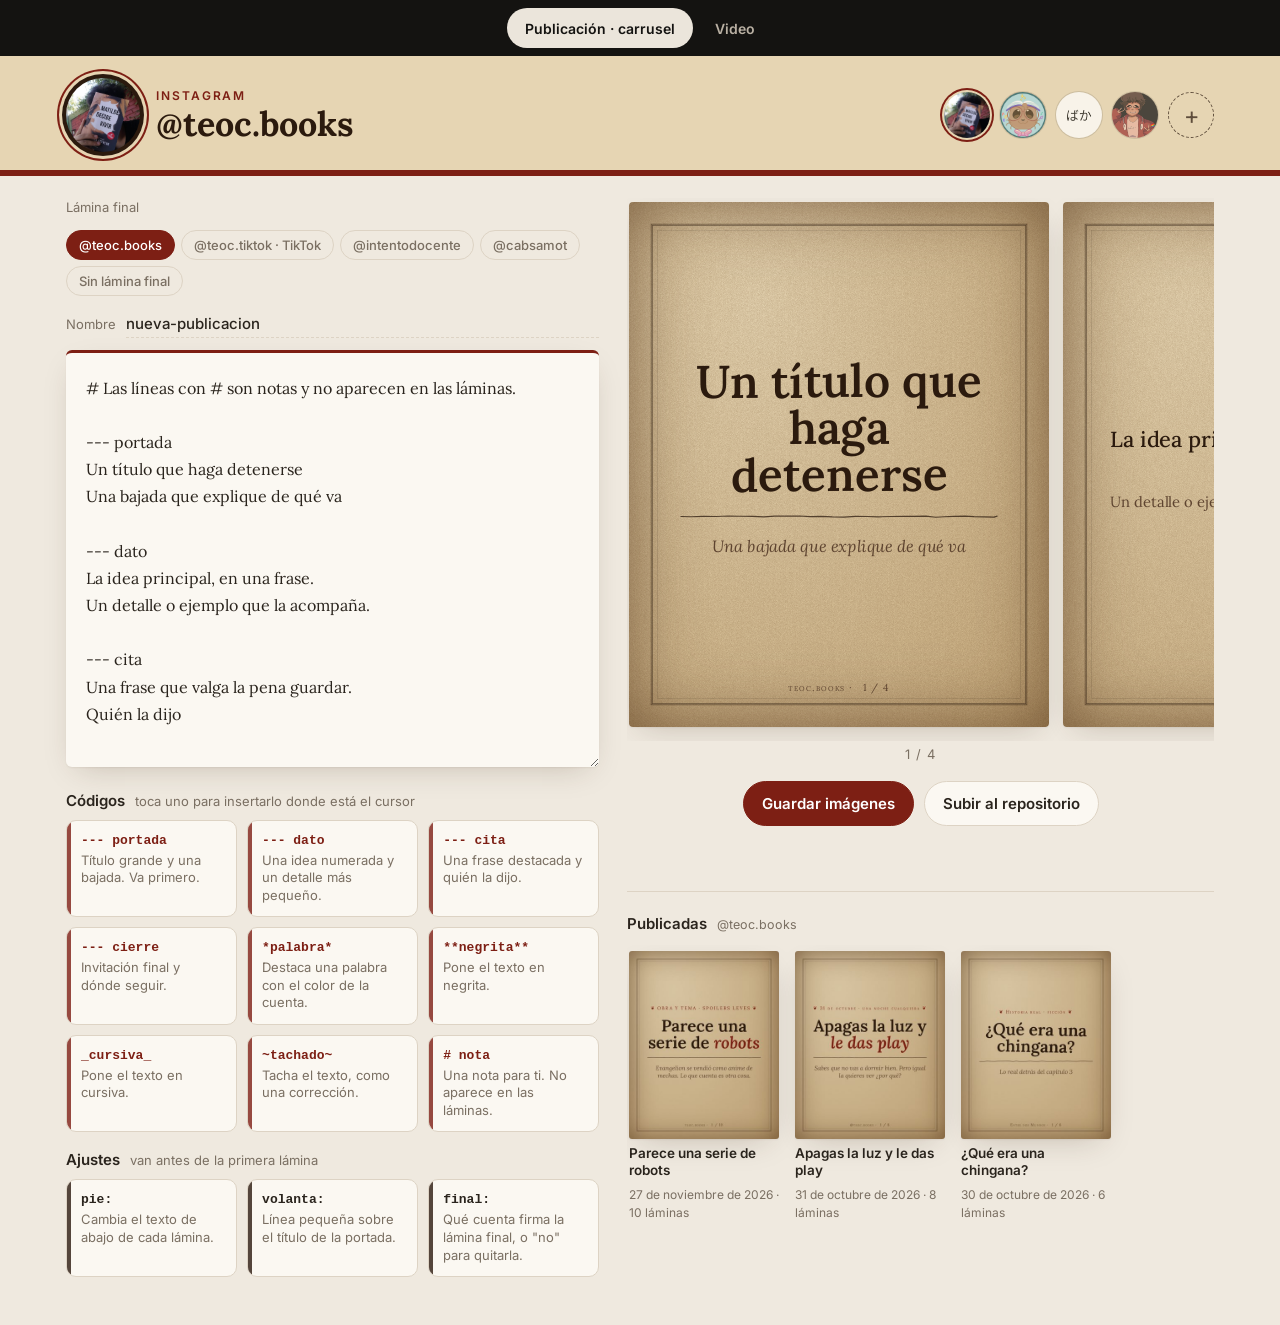
<file: index.html>
<!doctype html>
<html lang="es">
<head>
  <meta charset="utf-8">
  <meta name="viewport" content="width=device-width, initial-scale=1">
  <title>Creador de publicaciones</title>
  <link rel="icon" href="data:image/svg+xml,%3Csvg xmlns='http://www.w3.org/2000/svg' viewBox='0 0 32 32'%3E%3Crect x='6' y='3' width='20' height='26' rx='2' fill='%23e9dcc3' stroke='%232a1d14' stroke-width='2'/%3E%3Cpath d='M10 12h12M10 17h9' stroke='%238c2f1f' stroke-width='2' stroke-linecap='round'/%3E%3C/svg%3E">
  <script>
    // GitHub Pages deja copias guardadas en el navegador. Con esto siempre se carga
    // la última versión del editor y de la plantilla apenas se publica un cambio.
    window.VERSION = Date.now();
    document.write(`<link rel="stylesheet" href="editor/editor.css?v=${VERSION}">`);
  </script>
</head>
<body>
  <nav class="modos" aria-label="Tipo de contenido">
    <a href="./" aria-current="page">Publicación · carrusel</a>
    <a href="video/">Video</a>
  </nav>
  <header class="banda" id="banda">
    <div class="banda-dentro">
      <div class="identidad">
        <div class="foto-grande" id="fotoGrande"></div>
        <div>
          <p class="red" id="redCuenta"></p>
          <h1 id="nombreCuenta">Creador de publicaciones</h1>
        </div>
      </div>
      <div class="cuentas" id="cuentas" role="radiogroup" aria-label="Cuenta"></div>
    </div>
  </header>

  <main class="mesa">
    <section class="escritorio">
      <div class="final">
        <span>Lámina final</span>
        <div class="final-opciones" id="finalOpciones" role="radiogroup" aria-label="Lámina final"></div>
      </div>

      <label class="campo-nombre">
        <span>Nombre</span>
        <input id="nombre" type="text" value="nueva-publicacion" spellcheck="false" autocomplete="off">
      </label>

      <div class="hoja">
        <textarea id="texto" spellcheck="true" aria-label="Texto de la publicación"></textarea>
      </div>

      <section class="piezas" aria-labelledby="tituloPiezas">
        <h2 id="tituloPiezas">Códigos <small>toca uno para insertarlo donde está el cursor</small></h2>
        <div class="piezas-grupo" id="piezasLaminas"></div>
        <h3>Ajustes <small>van antes de la primera lámina</small></h3>
        <div class="piezas-grupo" id="piezasAjustes"></div>
      </section>
    </section>

    <section class="vista">
      <div class="carrete" id="carrete" aria-live="polite"></div>
      <p class="contador" id="contador"></p>
      <div class="acciones">
        <button class="principal" id="guardar">Guardar imágenes</button>
        <button id="github">Subir al repositorio</button>
      </div>
      <p class="estado" id="estado" role="status"></p>

      <section class="historial" aria-labelledby="tituloHistorial">
        <h2 id="tituloHistorial">Publicadas <small id="historialCuenta"></small></h2>
        <div class="estante" id="estante"></div>
      </section>
    </section>
  </main>

  <dialog id="visor" class="dialogo visor">
    <header>
      <div>
        <p class="visor-fecha" id="visorFecha"></p>
        <h2 id="visorTitulo"></h2>
      </div>
      <button type="button" class="cerrar" id="cerrarVisor" aria-label="Cerrar">×</button>
    </header>
    <div class="carrete visor-carrete" id="visorCarrete"></div>
    <p class="contador" id="visorContador"></p>
    <footer>
      <div class="acciones">
        <button class="principal" id="visorCompartir" disabled>Preparando…</button>
        <button id="visorZip">Descargar .zip</button>
        <button id="visorEditar">Abrir en el editor</button>
      </div>
      <p class="estado" id="visorEstado" role="status"></p>
    </footer>
  </dialog>

  <dialog id="dialogoCuenta" class="dialogo">
    <form method="dialog" id="formCuenta">
      <header>
        <h2>Nueva cuenta</h2>
        <button type="button" class="cerrar" id="cerrarCuenta" aria-label="Cerrar">×</button>
      </header>
      <div class="dialogo-cuerpo">
        <div class="dialogo-campos">
          <label>Usuario <input name="usuario" required placeholder="mi.cuenta" autocomplete="off" spellcheck="false"></label>
          <label>Red
            <select name="red"><option value="instagram">Instagram</option><option value="tiktok">TikTok</option></select>
          </label>
          <label class="ancho">Nombre en dos colores <input name="nombre" placeholder="mi|cuenta" autocomplete="off" spellcheck="false">
            <small>Separa con | dónde cambia el color.</small></label>
          <label class="ancho">Frase final <input name="llamado" value="like, comenta, comparte y guarda"></label>
          <label>Color principal <input type="color" name="acento" value="#e2671f"></label>
          <label>Color secundario <input type="color" name="acento2" value="#3d5a6b"></label>
          <label>Fondo
            <select name="fondo">
              <option value="papel">Papel antiguo</option>
              <option value="claro">Claro</option>
              <option value="oscuro">Oscuro</option>
            </select>
          </label>
          <label>Letra
            <select name="letra">
              <option value="clasica">Clásica (Lora)</option>
              <option value="escolar">Condensada (Fjalla + Nunito)</option>
              <option value="moderna">Moderna (Inter)</option>
            </select>
          </label>
          <label class="ancho">Foto de perfil <input type="file" name="foto" accept="image/*"></label>
        </div>
        <div class="dialogo-vista"><div class="marco-prev" id="vistaCuenta"></div></div>
      </div>
      <footer>
        <p class="nota">Se guarda en este navegador para usarla ya. Para que quede en el repositorio, descarga la carpeta y súbela a <code>cuentas/</code> en GitHub.</p>
        <div class="acciones">
          <button type="button" id="descargarCuenta">Descargar carpeta</button>
          <button type="submit" class="principal" id="guardarCuenta">Guardar cuenta</button>
        </div>
      </footer>
    </form>
  </dialog>

  <script src="vendor/jszip.min.js"></script>
  <script>document.write(`<script src="editor/editor.js?v=${VERSION}"><\/script>`);</script>
</body>
</html>
</file>
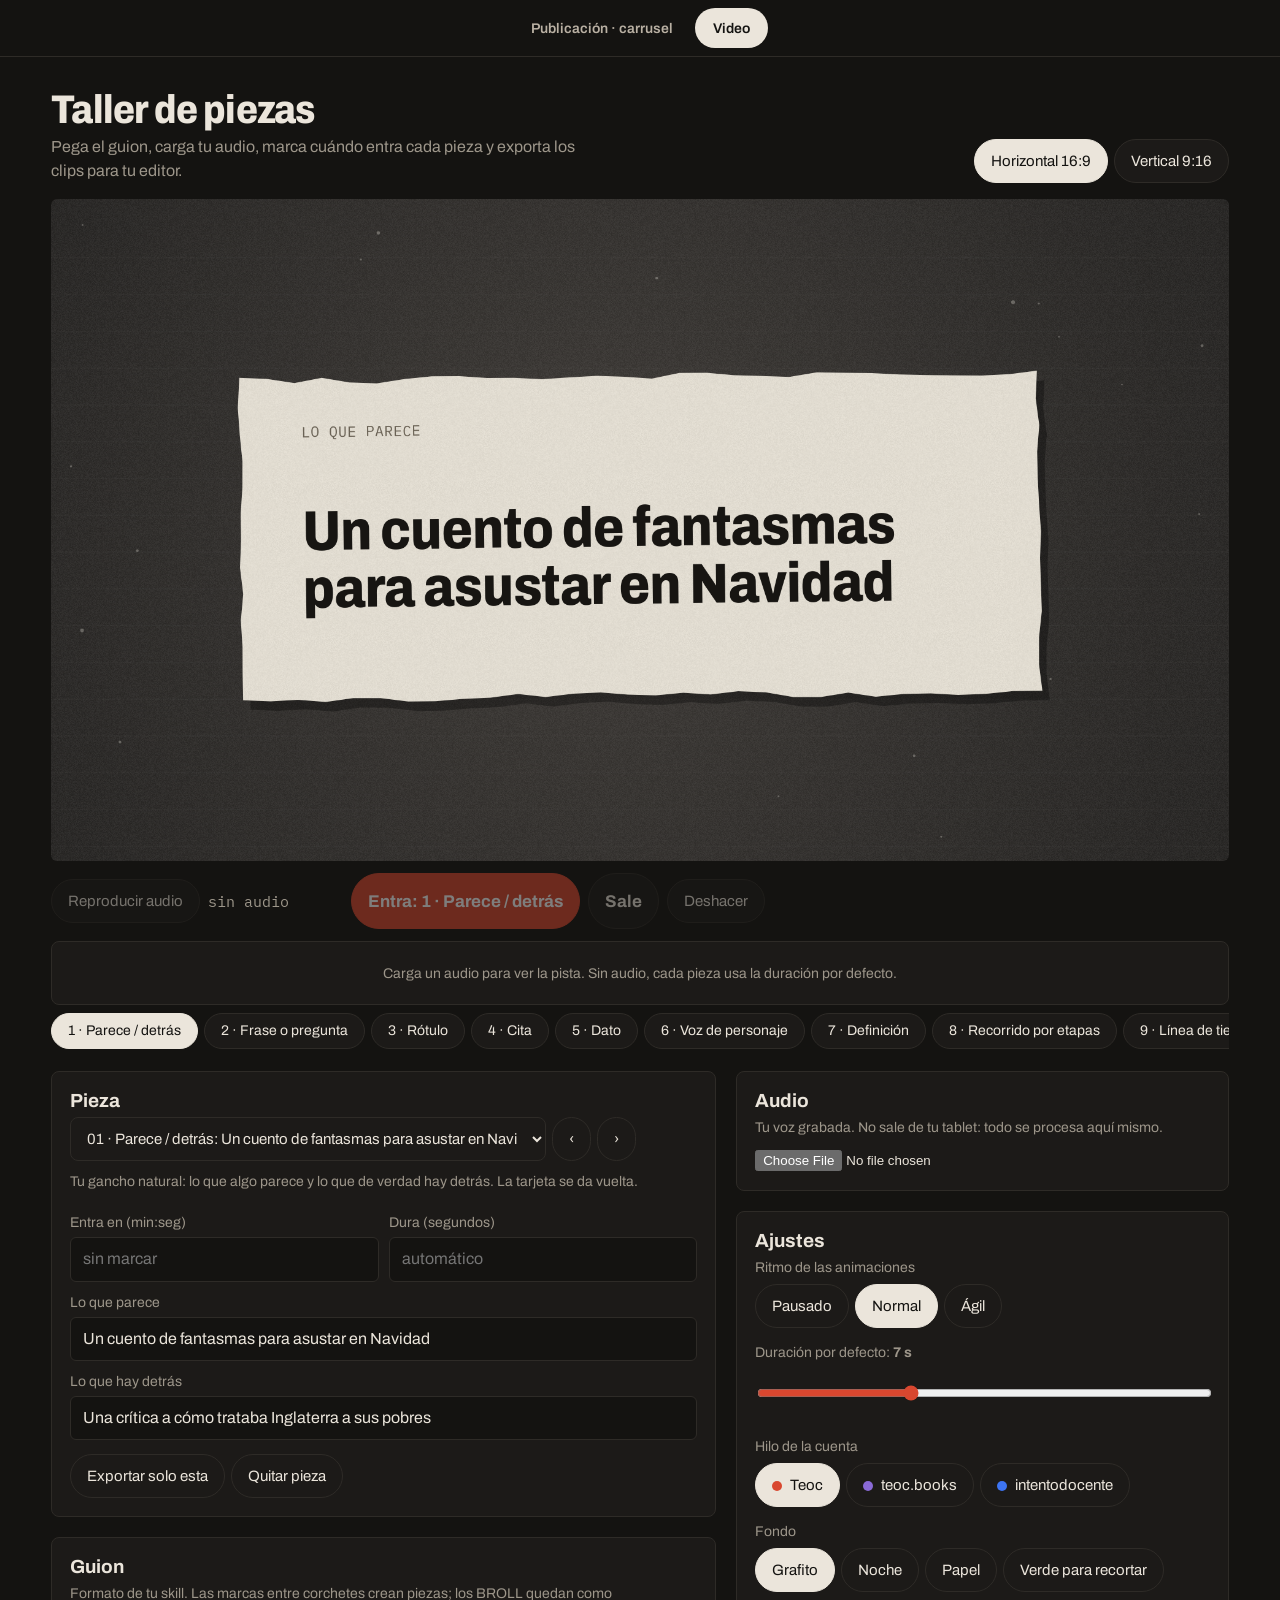
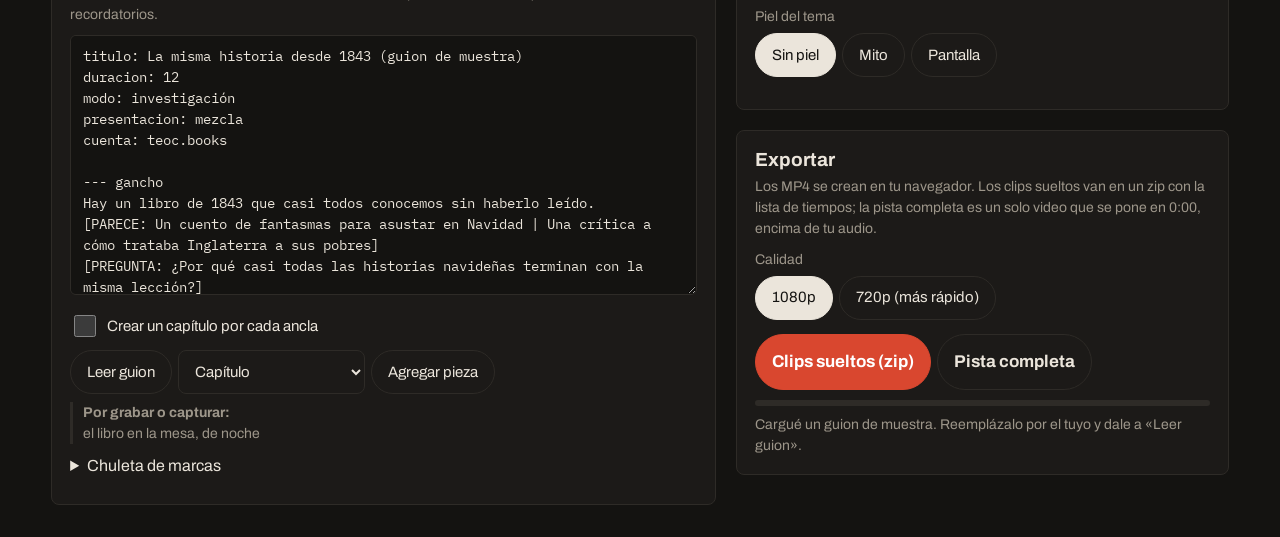
<file: video/index.html>
<!DOCTYPE html>
<html lang="es">
<head>
<meta charset="utf-8">
<meta name="viewport" content="width=device-width, initial-scale=1">
<title>Taller de piezas Teoc</title>
<link rel="preconnect" href="https://fonts.googleapis.com">
<link href="https://fonts.googleapis.com/css2?family=Archivo:wdth,wght@62..125,400..800&family=Newsreader:ital,opsz,wght@0,6..72,400..600;1,6..72,400&family=IBM+Plex+Mono&display=swap" rel="stylesheet">
<style>
/* VOICE  herramienta de trabajo nocturna: sobria, la escena manda
   IDEA   archivo nocturno: mesa de evidencia, papeles reales y un hilo de color que une las ideas
   PICTURE el escenario (16:9 o 9:16) con la pieza en vivo, y debajo la pista del audio con cada pieza en su lugar
   COLOUR grafito, tinta clara, un hilo de acento por cuenta
   TYPE   Archivo (interfaz y títulos) + Newsreader en las piezas + Plex Mono para tiempos
   LAYOUT escenario y botones de marcar arriba, pista, luego guion/pieza a la izquierda y ajustes/exportar a la derecha; en teléfono se apila */
:root{color-scheme:dark;--bg:#141311;--panel:#1c1a18;--ink:#ebe5db;--mute:#9d968a;--line:#2e2b27;--acc:#d9472f}
*{box-sizing:border-box;min-width:0}
html,body{margin:0}
body{background:var(--bg);color:var(--ink);font:16px/1.5 "Archivo",system-ui,sans-serif;overflow-x:clip}
.band{padding:clamp(16px,2.6vw,32px) max(4vw,16px)}
.wrap{max-width:1240px;margin:0 auto}
.top{display:flex;flex-wrap:wrap;gap:12px;align-items:end;justify-content:space-between}
h1{font:800 clamp(28px,3.6vw,40px)/1.05 "Archivo",sans-serif;font-stretch:87.5%;letter-spacing:-.02em;margin:0}
.lead{color:var(--mute);margin:4px 0 0;max-width:62ch}
.stagewrap{display:flex;justify-content:center;margin-top:16px;background:#0d0c0b;border-radius:8px}
.stage{position:relative;aspect-ratio:16/9;width:100%;border-radius:6px;overflow:hidden}
.stage.v{aspect-ratio:9/16;width:auto;height:min(78vh,900px)}
.stage canvas{position:absolute;inset:0;width:100%;height:100%;display:block}
.transport{display:flex;flex-wrap:wrap;gap:8px;align-items:center;margin-top:12px}
.time{font:15px "IBM Plex Mono",monospace;color:var(--mute);min-width:9em}
.big{min-height:56px;font-size:17px;font-weight:700}
.mark{background:var(--acc);border-color:var(--acc);color:#fff}
.track{position:relative;height:64px;margin-top:12px;background:var(--panel);border:1px solid var(--line);border-radius:8px;overflow:hidden;cursor:pointer}
.track .blk{position:absolute;top:10px;bottom:10px;border-radius:4px;background:color-mix(in srgb,var(--acc) 55%,#000);border:1px solid var(--acc);font-size:12px;line-height:1.15;padding:3px 5px;overflow:hidden;color:#fff;white-space:nowrap}
.track .blk.sel{background:var(--acc)}
.track .head{position:absolute;top:0;bottom:0;width:2px;background:#fff}
.track .empty{position:absolute;inset:0;display:grid;place-items:center;color:var(--mute);font-size:14px;padding:0 12px;text-align:center}
.pend{display:flex;gap:6px;overflow-x:auto;padding:8px 0 2px}
.pend button{flex:none;min-height:36px;font-size:14px}
button,select{font:15px/1 "Archivo",sans-serif;color:var(--ink);background:var(--panel);border:1px solid var(--line);border-radius:999px;min-height:44px;padding:0 16px;cursor:pointer}
select{border-radius:8px;padding:0 12px;max-width:100%}
button:hover{border-color:#5d574f}
button:disabled{opacity:.45;cursor:default}
button:focus-visible,select:focus-visible,input:focus-visible,textarea:focus-visible{outline:2px solid var(--acc);outline-offset:2px}
button[aria-pressed=true]{background:var(--ink);color:#141311;border-color:var(--ink)}
.grid{display:grid;grid-template-columns:minmax(0,1.35fr) minmax(0,1fr);gap:20px;margin-top:20px}
.col{display:grid;gap:20px;align-content:start}
.box{background:var(--panel);border:1px solid var(--line);border-radius:8px;padding:18px}
.box h2{font:700 19px/1.2 "Archivo",sans-serif;margin:0 0 4px}
.box p{margin:0 0 10px;color:var(--mute);font-size:14px}
label{display:block;font-size:14px;color:var(--mute);margin:10px 0 4px}
input[type=text],textarea{width:100%;font:16px/1.4 "Archivo",sans-serif;color:var(--ink);background:#141311;border:1px solid var(--line);border-radius:6px;padding:10px 12px}
textarea{min-height:100px;resize:vertical}
#guion{min-height:260px;font:14px/1.5 "IBM Plex Mono",monospace}
.row{display:flex;flex-wrap:wrap;gap:6px;align-items:center}
.two{display:grid;grid-template-columns:minmax(0,1fr) minmax(0,1fr);gap:10px}
.set{margin-bottom:14px}
.set>span{display:block;font-size:14px;color:var(--mute);margin-bottom:6px}
input[type=range]{width:100%;accent-color:var(--acc);min-height:44px}
.dot{display:inline-block;width:10px;height:10px;border-radius:50%;margin-right:8px;vertical-align:-1px}
.chk{display:flex;gap:8px;align-items:center;color:var(--ink);font-size:15px;margin:10px 0}
.chk input{width:22px;height:22px;accent-color:var(--acc)}
.prog{height:6px;background:var(--line);border-radius:3px;overflow:hidden;margin-top:10px}
.prog i{display:block;height:100%;width:0;background:var(--acc)}
.msg{font-size:14px;color:var(--mute);margin-top:8px;min-height:1.5em}
.todo{font-size:14px;color:var(--mute);border-left:3px solid var(--line);padding-left:10px;margin-top:8px}
details{margin-top:10px}
summary{cursor:pointer;color:var(--ink);min-height:32px}
.cheat{font:13px/1.5 "IBM Plex Mono",monospace;color:#cfc8bc;overflow-x:auto;white-space:pre;background:#141311;border-radius:6px;padding:12px}
.modos{display:flex;justify-content:center;gap:4px;padding:8px 16px;background:#141311;border-bottom:1px solid var(--line)}
.modos a{display:inline-flex;align-items:center;min-height:40px;padding:0 18px;border-radius:999px;color:#b9b0a3;text-decoration:none;font:600 14px "Archivo",system-ui,sans-serif}
.modos a:hover{color:#fff}
.modos a[aria-current=page]{background:#ebe5db;color:#141311}
.modos a:focus-visible{outline:2px solid var(--acc);outline-offset:2px}
@media(max-width:820px){.grid{grid-template-columns:minmax(0,1fr)}.stage.v{height:min(70vh,760px)}}
</style>
</head>
<body>
<nav class="modos" aria-label="Tipo de contenido">
  <a href="../">Publicación · carrusel</a>
  <a href="./" aria-current="page">Video</a>
</nav>
<div class="band"><div class="wrap">
  <div class="top">
    <div><h1>Taller de piezas</h1><p class="lead">Pega el guion, carga tu audio, marca cuándo entra cada pieza y exporta los clips para tu editor.</p></div>
    <div class="row" id="fmt" role="group" aria-label="Formato"><button data-v="h" aria-pressed="true">Horizontal 16:9</button><button data-v="v" aria-pressed="false">Vertical 9:16</button></div>
  </div>
  <div class="stagewrap"><div class="stage" id="stage"><canvas id="cv" width="1920" height="1080" aria-label="Vista previa"></canvas></div></div>
  <div class="transport">
    <button id="play" disabled>Reproducir audio</button>
    <span class="time" id="clock">sin audio</span>
    <button class="big mark" id="mIn" disabled>Entra: —</button>
    <button class="big" id="mOut" disabled>Sale</button>
    <button id="undo" disabled>Deshacer</button>
  </div>
  <div class="track" id="track"><div class="empty">Carga un audio para ver la pista. Sin audio, cada pieza usa la duración por defecto.</div></div>
  <div class="pend" id="pend" aria-label="Piezas por marcar"></div>

  <div class="grid">
    <div class="col">
      <div class="box">
        <h2>Pieza</h2>
        <div class="row"><select id="pick" aria-label="Elegir pieza"></select><button id="prev" aria-label="Pieza anterior">‹</button><button id="next" aria-label="Pieza siguiente">›</button></div>
        <p id="pdesc" style="margin-top:10px"></p>
        <div class="two">
          <div><label for="pstart">Entra en (min:seg)</label><input type="text" id="pstart" placeholder="sin marcar"></div>
          <div><label for="pdur">Dura (segundos)</label><input type="text" id="pdur" placeholder="automático"></div>
        </div>
        <div id="fields"></div>
        <div class="row" style="margin-top:14px"><button id="one">Exportar solo esta</button><button id="del">Quitar pieza</button></div>
      </div>
      <div class="box">
        <h2>Guion</h2>
        <p>Formato de tu skill. Las marcas entre corchetes crean piezas; los BROLL quedan como recordatorios.</p>
        <textarea id="guion" spellcheck="false" aria-label="Guion"></textarea>
        <label class="chk"><input type="checkbox" id="anc"> Crear un capítulo por cada ancla</label>
        <div class="row"><button id="parse">Leer guion</button>
          <select id="addType" aria-label="Tipo de pieza a agregar"></select><button id="add">Agregar pieza</button></div>
        <div id="todo"></div>
        <details><summary>Chuleta de marcas</summary><div class="cheat" id="cheat"></div></details>
      </div>
    </div>
    <div class="col">
      <div class="box">
        <h2>Audio</h2>
        <p>Tu voz grabada. No sale de tu tablet: todo se procesa aquí mismo.</p>
        <input type="file" id="aud" accept="audio/*,video/*" aria-label="Cargar audio">
        <audio id="au" preload="auto"></audio>
      </div>
      <div class="box">
        <h2>Ajustes</h2>
        <div class="set"><span>Ritmo de las animaciones</span><div class="row" id="rit"><button data-v="1.45" aria-pressed="false">Pausado</button><button data-v="1" aria-pressed="true">Normal</button><button data-v="0.65" aria-pressed="false">Ágil</button></div></div>
        <div class="set"><span>Duración por defecto: <b id="dv">7 s</b></span><input type="range" id="dd" min="3" max="15" step="0.5" value="7" aria-label="Duración por defecto"></div>
        <div class="set"><span>Hilo de la cuenta</span><div class="row" id="acc"><button data-v="#d9472f" aria-pressed="true"><i class="dot" style="background:#d9472f"></i>Teoc</button><button data-v="#8a6ad6" aria-pressed="false"><i class="dot" style="background:#8a6ad6"></i>teoc.books</button><button data-v="#3d74f2" aria-pressed="false"><i class="dot" style="background:#3d74f2"></i>intentodocente</button></div></div>
        <div class="set"><span>Fondo</span><div class="row" id="gnd"><button data-v="grafito" aria-pressed="true">Grafito</button><button data-v="noche" aria-pressed="false">Noche</button><button data-v="papel" aria-pressed="false">Papel</button><button data-v="verde" aria-pressed="false">Verde para recortar</button></div></div>
        <div class="set"><span>Piel del tema</span><div class="row" id="skn"><button data-v="no" aria-pressed="true">Sin piel</button><button data-v="mito" aria-pressed="false">Mito</button><button data-v="pantalla" aria-pressed="false">Pantalla</button></div></div>
      </div>
      <div class="box">
        <h2>Exportar</h2>
        <p>Los MP4 se crean en tu navegador. Los clips sueltos van en un zip con la lista de tiempos; la pista completa es un solo video que se pone en 0:00, encima de tu audio.</p>
        <div class="set"><span>Calidad</span><div class="row" id="q"><button data-v="1" aria-pressed="true">1080p</button><button data-v="0.6667" aria-pressed="false">720p (más rápido)</button></div></div>
        <div class="row"><button class="big mark" id="exClips">Clips sueltos (zip)</button><button class="big" id="exTrack">Pista completa</button></div>
        <div class="prog"><i id="pg"></i></div>
        <div class="msg" id="msg"></div>
      </div>
    </div>
  </div>
</div></div>
<script>"use strict";var Mp4Muxer=(()=>{var e=Object.defineProperty,t=Object.getOwnPropertyDescriptor,i=Object.getOwnPropertyNames,s=Object.prototype.hasOwnProperty,a=(e,t,i)=>{if(!t.has(e))throw TypeError("Cannot "+i)},r=(e,t,i)=>(a(e,t,"read from private field"),i?i.call(e):t.get(e)),n=(e,t,i)=>{if(t.has(e))throw TypeError("Cannot add the same private member more than once");t instanceof WeakSet?t.add(e):t.set(e,i)},o=(e,t,i,s)=>(a(e,t,"write to private field"),s?s.call(e,i):t.set(e,i),i),h=(e,t,i)=>(a(e,t,"access private method"),i),l={};((t,i)=>{for(var s in i)e(t,s,{get:i[s],enumerable:!0})})(l,{ArrayBufferTarget:()=>xe,FileSystemWritableFileStreamTarget:()=>Ee,Muxer:()=>Ut,StreamTarget:()=>ze});var d,f,u,m,p,c,w,g,y=new Uint8Array(8),b=new DataView(y.buffer),k=e=>[(e%256+256)%256],T=e=>(b.setUint16(0,e,!1),[y[0],y[1]]),v=e=>(b.setUint32(0,e,!1),[y[1],y[2],y[3]]),C=e=>(b.setUint32(0,e,!1),[y[0],y[1],y[2],y[3]]),S=e=>(b.setUint32(0,Math.floor(e/2**32),!1),b.setUint32(4,e,!1),[y[0],y[1],y[2],y[3],y[4],y[5],y[6],y[7]]),x=e=>(b.setInt16(0,256*e,!1),[y[0],y[1]]),z=e=>(b.setInt32(0,65536*e,!1),[y[0],y[1],y[2],y[3]]),E=e=>(b.setInt32(0,2**30*e,!1),[y[0],y[1],y[2],y[3]]),A=(e,t=!1)=>{let i=Array(e.length).fill(null).map(((t,i)=>e.charCodeAt(i)));return t&&i.push(0),i},M=e=>e&&e[e.length-1],W=e=>{let t;for(let i of e)(!t||i.presentationTimestamp>t.presentationTimestamp)&&(t=i);return t},O=(e,t,i=!0)=>{let s=e*t;return i?Math.round(s):s},B=e=>{let t=e*(Math.PI/180),i=Math.cos(t),s=Math.sin(t);return[i,s,0,-s,i,0,0,0,1]},U=B(0),j=e=>[z(e[0]),z(e[1]),E(e[2]),z(e[3]),z(e[4]),E(e[5]),z(e[6]),z(e[7]),E(e[8])],D=e=>e?"object"!=typeof e?e:Array.isArray(e)?e.map(D):Object.fromEntries(Object.entries(e).map((([e,t])=>[e,D(t)]))):e,I=e=>e>=0&&e<2**32,R=(e,t,i)=>({type:e,contents:t&&new Uint8Array(t.flat(10)),children:i}),N=(e,t,i,s,a)=>R(e,[k(t),v(i),s??[]],a),V=e=>({type:"mdat",largeSize:e}),L=(e,t,i=!1)=>R("moov",null,[F(t,e),...e.map((e=>$(e,t))),i?le(e):null]),F=(e,t)=>{let i=O(Math.max(0,...t.filter((e=>e.samples.length>0)).map((e=>{const t=W(e.samples);return t.presentationTimestamp+t.duration}))),Mt),s=Math.max(...t.map((e=>e.id)))+1,a=!I(e)||!I(i),r=a?S:C;return N("mvhd",+a,0,[r(e),r(e),C(Mt),r(i),z(1),x(1),Array(10).fill(0),j(U),Array(24).fill(0),C(s)])},$=(e,t)=>R("trak",null,[P(e,t),H(e,t)]),P=(e,t)=>{let i,s=W(e.samples),a=O(s?s.presentationTimestamp+s.duration:0,Mt),r=!I(t)||!I(a),n=r?S:C;return i="video"===e.info.type?"number"==typeof e.info.rotation?B(e.info.rotation):e.info.rotation:U,N("tkhd",+r,3,[n(t),n(t),C(e.id),C(0),n(a),Array(8).fill(0),T(0),T(0),x("audio"===e.info.type?1:0),T(0),j(i),z("video"===e.info.type?e.info.width:0),z("video"===e.info.type?e.info.height:0)])},H=(e,t)=>R("mdia",null,[_(e,t),q("video"===e.info.type?"vide":"soun"),G(e)]),_=(e,t)=>{let i=W(e.samples),s=O(i?i.presentationTimestamp+i.duration:0,e.timescale),a=!I(t)||!I(s),r=a?S:C;return N("mdhd",+a,0,[r(t),r(t),C(e.timescale),r(s),T(21956),T(0)])},q=e=>N("hdlr",0,0,[A("mhlr"),A(e),C(0),C(0),C(0),A("mp4-muxer-hdlr",!0)]),G=e=>R("minf",null,["video"===e.info.type?J():K(),Q(),Z(e)]),J=()=>N("vmhd",0,1,[T(0),T(0),T(0),T(0)]),K=()=>N("smhd",0,0,[T(0),T(0)]),Q=()=>R("dinf",null,[X()]),X=()=>N("dref",0,0,[C(1)],[Y()]),Y=()=>N("url ",0,1),Z=e=>{const t=e.compositionTimeOffsetTable.length>1||e.compositionTimeOffsetTable.some((e=>0!==e.sampleCompositionTimeOffset));return R("stbl",null,[ee(e),se(e),ae(e),re(e),ne(e),oe(e),t?he(e):null])},ee=e=>N("stsd",0,0,[C(1)],["video"===e.info.type?te(ke[e.info.codec],e):ie(ve[e.info.codec],e)]),te=(e,t)=>{return R(e,[Array(6).fill(0),T(1),T(0),T(0),Array(12).fill(0),T(t.info.width),T(t.info.height),C(4718592),C(4718592),C(0),T(1),Array(32).fill(0),T(24),(i=65535,b.setInt16(0,i,!1),[y[0],y[1]])],[Te[t.info.codec](t)]);var i},ie=(e,t)=>R(e,[Array(6).fill(0),T(1),T(0),T(0),C(0),T(t.info.numberOfChannels),T(16),T(0),T(0),z(t.info.sampleRate)],[Ce[t.info.codec](t)]),se=e=>N("stts",0,0,[C(e.timeToSampleTable.length),e.timeToSampleTable.map((e=>[C(e.sampleCount),C(e.sampleDelta)]))]),ae=e=>{if(e.samples.every((e=>"key"===e.type)))return null;let t=[...e.samples.entries()].filter((([,e])=>"key"===e.type));return N("stss",0,0,[C(t.length),t.map((([e])=>C(e+1)))])},re=e=>N("stsc",0,0,[C(e.compactlyCodedChunkTable.length),e.compactlyCodedChunkTable.map((e=>[C(e.firstChunk),C(e.samplesPerChunk),C(1)]))]),ne=e=>N("stsz",0,0,[C(0),C(e.samples.length),e.samples.map((e=>C(e.size)))]),oe=e=>e.finalizedChunks.length>0&&M(e.finalizedChunks).offset>=2**32?N("co64",0,0,[C(e.finalizedChunks.length),e.finalizedChunks.map((e=>S(e.offset)))]):N("stco",0,0,[C(e.finalizedChunks.length),e.finalizedChunks.map((e=>C(e.offset)))]),he=e=>N("ctts",0,0,[C(e.compositionTimeOffsetTable.length),e.compositionTimeOffsetTable.map((e=>[C(e.sampleCount),C(e.sampleCompositionTimeOffset)]))]),le=e=>R("mvex",null,e.map(de)),de=e=>N("trex",0,0,[C(e.id),C(1),C(0),C(0),C(0)]),fe=(e,t)=>R("moof",null,[ue(e),...t.map(pe)]),ue=e=>N("mfhd",0,0,[C(e)]),me=e=>{let t=0,i=0,s="delta"===e.type;return i|=+s,t|=s?1:2,t<<24|i<<16},pe=e=>R("traf",null,[ce(e),we(e),ge(e)]),ce=e=>{let t=0;t|=8,t|=16,t|=32,t|=131072;let i=e.currentChunk.samples[1]??e.currentChunk.samples[0],s={duration:i.timescaleUnitsToNextSample,size:i.size,flags:me(i)};return N("tfhd",0,131128,[C(e.id),C(s.duration),C(s.size),C(s.flags)])},we=e=>N("tfdt",1,0,[S(O(e.currentChunk.startTimestamp,e.timescale))]),ge=e=>{let t=e.currentChunk.samples.map((e=>e.timescaleUnitsToNextSample)),i=e.currentChunk.samples.map((e=>e.size)),s=e.currentChunk.samples.map(me),a=e.currentChunk.samples.map((t=>O(t.presentationTimestamp-t.decodeTimestamp,e.timescale))),r=new Set(t),n=new Set(i),o=new Set(s),h=new Set(a),l=2===o.size&&s[0]!==s[1],d=r.size>1,f=n.size>1,u=!l&&o.size>1,m=h.size>1||[...h].some((e=>0!==e)),p=0;return p|=1,p|=4*+l,p|=256*+d,p|=512*+f,p|=1024*+u,p|=2048*+m,N("trun",1,p,[C(e.currentChunk.samples.length),C(e.currentChunk.offset-e.currentChunk.moofOffset||0),l?C(s[0]):[],e.currentChunk.samples.map(((e,r)=>{return[d?C(t[r]):[],f?C(i[r]):[],u?C(s[r]):[],m?(n=a[r],b.setInt32(0,n,!1),[y[0],y[1],y[2],y[3]]):[]];var n}))])},ye=(e,t)=>N("tfra",1,0,[C(e.id),C(63),C(e.finalizedChunks.length),e.finalizedChunks.map((i=>[S(O(i.startTimestamp,e.timescale)),S(i.moofOffset),C(t+1),C(1),C(1)]))]),be=()=>N("mfro",0,0,[C(0)]),ke={avc:"avc1",hevc:"hvc1",vp9:"vp09",av1:"av01"},Te={avc:e=>e.info.decoderConfig&&R("avcC",[...new Uint8Array(e.info.decoderConfig.description)]),hevc:e=>e.info.decoderConfig&&R("hvcC",[...new Uint8Array(e.info.decoderConfig.description)]),vp9:e=>{if(!e.info.decoderConfig)return null;let t=e.info.decoderConfig;if(!t.colorSpace)throw new Error("'colorSpace' is required in the decoder config for VP9.");let i=t.codec.split("."),s=Number(i[1]),a=Number(i[2]),r=0+(Number(i[3])<<4)+Number(t.colorSpace.fullRange);return N("vpcC",1,0,[k(s),k(a),k(r),k(2),k(2),k(2),T(0)])},av1:()=>R("av1C",[129,0,0,0])},ve={aac:"mp4a",opus:"Opus"},Ce={aac:e=>{let t=new Uint8Array(e.info.decoderConfig.description);return N("esds",0,0,[C(58753152),k(32+t.byteLength),T(1),k(0),C(75530368),k(18+t.byteLength),k(64),k(21),v(0),C(130071),C(130071),C(92307584),k(t.byteLength),...t,C(109084800),k(1),k(2)])},opus:e=>{let t=3840,i=0;const s=e.info.decoderConfig?.description;if(s){if(s.byteLength<18)throw new TypeError("Invalid decoder description provided for Opus; must be at least 18 bytes long.");const e=ArrayBuffer.isView(s)?new DataView(s.buffer,s.byteOffset,s.byteLength):new DataView(s);t=e.getUint16(10,!0),i=e.getInt16(14,!0)}return R("dOps",[k(0),k(e.info.numberOfChannels),T(t),C(e.info.sampleRate),x(i),k(0)])}},Se=(Symbol("isTarget"),class{}),xe=class extends Se{constructor(){super(...arguments),this.buffer=null}},ze=class extends Se{constructor(e){if(super(),this.options=e,"object"!=typeof e)throw new TypeError("StreamTarget requires an options object to be passed to its constructor.");if(e.onData){if("function"!=typeof e.onData)throw new TypeError("options.onData, when provided, must be a function.");if(e.onData.length<2)throw new TypeError("options.onData, when provided, must be a function that takes in at least two arguments (data and position). Ignoring the position argument, which specifies the byte offset at which the data is to be written, can lead to broken outputs.")}if(void 0!==e.chunked&&"boolean"!=typeof e.chunked)throw new TypeError("options.chunked, when provided, must be a boolean.");if(void 0!==e.chunkSize&&(!Number.isInteger(e.chunkSize)||e.chunkSize<=0))throw new TypeError("options.chunkSize, when provided, must be a positive integer.")}},Ee=class extends Se{constructor(e,t){if(super(),this.stream=e,this.options=t,!(e instanceof FileSystemWritableFileStream))throw new TypeError("FileSystemWritableFileStreamTarget requires a FileSystemWritableFileStream instance.");if(void 0!==t&&"object"!=typeof t)throw new TypeError("FileSystemWritableFileStreamTarget's options, when provided, must be an object.");if(t&&void 0!==t.chunkSize&&(!Number.isInteger(t.chunkSize)||t.chunkSize<=0))throw new TypeError("options.chunkSize, when provided, must be a positive integer")}},Ae=class{constructor(){this.pos=0,n(this,d,new Uint8Array(8)),n(this,f,new DataView(r(this,d).buffer)),this.offsets=new WeakMap}seek(e){this.pos=e}writeU32(e){r(this,f).setUint32(0,e,!1),this.write(r(this,d).subarray(0,4))}writeU64(e){r(this,f).setUint32(0,Math.floor(e/2**32),!1),r(this,f).setUint32(4,e,!1),this.write(r(this,d).subarray(0,8))}writeAscii(e){for(let t=0;t<e.length;t++)r(this,f).setUint8(t%8,e.charCodeAt(t)),t%8==7&&this.write(r(this,d));e.length%8!=0&&this.write(r(this,d).subarray(0,e.length%8))}writeBox(e){if(this.offsets.set(e,this.pos),e.contents&&!e.children)this.writeBoxHeader(e,e.size??e.contents.byteLength+8),this.write(e.contents);else{let t=this.pos;if(this.writeBoxHeader(e,0),e.contents&&this.write(e.contents),e.children)for(let t of e.children)t&&this.writeBox(t);let i=this.pos,s=e.size??i-t;this.seek(t),this.writeBoxHeader(e,s),this.seek(i)}}writeBoxHeader(e,t){this.writeU32(e.largeSize?1:t),this.writeAscii(e.type),e.largeSize&&this.writeU64(t)}measureBoxHeader(e){return 8+(e.largeSize?8:0)}patchBox(e){let t=this.pos;this.seek(this.offsets.get(e)),this.writeBox(e),this.seek(t)}measureBox(e){if(e.contents&&!e.children){return this.measureBoxHeader(e)+e.contents.byteLength}{let t=this.measureBoxHeader(e);if(e.contents&&(t+=e.contents.byteLength),e.children)for(let i of e.children)i&&(t+=this.measureBox(i));return t}}};d=new WeakMap,f=new WeakMap;var Me,We,Oe=class extends Ae{constructor(e){super(),n(this,w),n(this,u,void 0),n(this,m,new ArrayBuffer(65536)),n(this,p,new Uint8Array(r(this,m))),n(this,c,0),o(this,u,e)}write(e){h(this,w,g).call(this,this.pos+e.byteLength),r(this,p).set(e,this.pos),this.pos+=e.byteLength,o(this,c,Math.max(r(this,c),this.pos))}finalize(){h(this,w,g).call(this,this.pos),r(this,u).buffer=r(this,m).slice(0,Math.max(r(this,c),this.pos))}};u=new WeakMap,m=new WeakMap,p=new WeakMap,c=new WeakMap,w=new WeakSet,g=function(e){let t=r(this,m).byteLength;for(;t<e;)t*=2;if(t===r(this,m).byteLength)return;let i=new ArrayBuffer(t),s=new Uint8Array(i);s.set(r(this,p),0),o(this,m,i),o(this,p,s)};var Be=class extends Ae{constructor(e){super(),n(this,Me,void 0),n(this,We,[]),o(this,Me,e)}write(e){r(this,We).push({data:e.slice(),start:this.pos}),this.pos+=e.byteLength}flush(){if(0===r(this,We).length)return;let e=[],t=[...r(this,We)].sort(((e,t)=>e.start-t.start));e.push({start:t[0].start,size:t[0].data.byteLength});for(let i=1;i<t.length;i++){let s=e[e.length-1],a=t[i];a.start<=s.start+s.size?s.size=Math.max(s.size,a.start+a.data.byteLength-s.start):e.push({start:a.start,size:a.data.byteLength})}for(let t of e){t.data=new Uint8Array(t.size);for(let e of r(this,We))t.start<=e.start&&e.start<t.start+t.size&&t.data.set(e.data,e.start-t.start);r(this,Me).options.onData?.(t.data,t.start)}r(this,We).length=0}finalize(){}};Me=new WeakMap,We=new WeakMap;var Ue,je,De,Ie,Re,Ne,Ve,Le,Fe,$e,Pe,He=class extends Ae{constructor(e){if(super(),n(this,Ie),n(this,Ne),n(this,Le),n(this,$e),n(this,Ue,void 0),n(this,je,void 0),n(this,De,[]),o(this,Ue,e),o(this,je,e.options?.chunkSize??16777216),!Number.isInteger(r(this,je))||r(this,je)<1024)throw new Error("Invalid StreamTarget options: chunkSize must be an integer not smaller than 1024.")}write(e){h(this,Ie,Re).call(this,e,this.pos),h(this,$e,Pe).call(this),this.pos+=e.byteLength}finalize(){h(this,$e,Pe).call(this,!0)}};Ue=new WeakMap,je=new WeakMap,De=new WeakMap,Ie=new WeakSet,Re=function(e,t){let i=r(this,De).findIndex((e=>e.start<=t&&t<e.start+r(this,je)));-1===i&&(i=h(this,Le,Fe).call(this,t));let s=r(this,De)[i],a=t-s.start,n=e.subarray(0,Math.min(r(this,je)-a,e.byteLength));s.data.set(n,a);let o={start:a,end:a+n.byteLength};if(h(this,Ne,Ve).call(this,s,o),0===s.written[0].start&&s.written[0].end===r(this,je)&&(s.shouldFlush=!0),r(this,De).length>2){for(let e=0;e<r(this,De).length-1;e++)r(this,De)[e].shouldFlush=!0;h(this,$e,Pe).call(this)}n.byteLength<e.byteLength&&h(this,Ie,Re).call(this,e.subarray(n.byteLength),t+n.byteLength)},Ne=new WeakSet,Ve=function(e,t){let i=0,s=e.written.length-1,a=-1;for(;i<=s;){let r=Math.floor(i+(s-i+1)/2);e.written[r].start<=t.start?(i=r+1,a=r):s=r-1}for(e.written.splice(a+1,0,t),(-1===a||e.written[a].end<t.start)&&a++;a<e.written.length-1&&e.written[a].end>=e.written[a+1].start;)e.written[a].end=Math.max(e.written[a].end,e.written[a+1].end),e.written.splice(a+1,1)},Le=new WeakSet,Fe=function(e){let t={start:Math.floor(e/r(this,je))*r(this,je),data:new Uint8Array(r(this,je)),written:[],shouldFlush:!1};return r(this,De).push(t),r(this,De).sort(((e,t)=>e.start-t.start)),r(this,De).indexOf(t)},$e=new WeakSet,Pe=function(e=!1){for(let t=0;t<r(this,De).length;t++){let i=r(this,De)[t];if(i.shouldFlush||e){for(let e of i.written)r(this,Ue).options.onData?.(i.data.subarray(e.start,e.end),i.start+e.start);r(this,De).splice(t--,1)}}};var _e,qe,Ge,Je,Ke,Qe,Xe,Ye,Ze,et,tt,it,st,at,rt,nt,ot,ht,lt,dt,ft,ut,mt,pt,ct,wt,gt,yt,bt,kt,Tt,vt,Ct,St,xt,zt,Et,At=class extends He{constructor(e){super(new ze({onData:(t,i)=>e.stream.write({type:"write",data:t,position:i}),chunkSize:e.options?.chunkSize}))}},Mt=1e3,Wt=["avc","hevc","vp9","av1"],Ot=["aac","opus"],Bt=["strict","offset","cross-track-offset"],Ut=class{constructor(e){if(n(this,st),n(this,rt),n(this,ot),n(this,lt),n(this,ft),n(this,mt),n(this,ct),n(this,gt),n(this,bt),n(this,Tt),n(this,Ct),n(this,xt),n(this,_e,void 0),n(this,qe,void 0),n(this,Ge,void 0),n(this,Je,void 0),n(this,Ke,null),n(this,Qe,null),n(this,Xe,Math.floor(Date.now()/1e3)+2082844800),n(this,Ye,[]),n(this,Ze,1),n(this,et,[]),n(this,tt,[]),n(this,it,!1),h(this,st,at).call(this,e),e.video=D(e.video),e.audio=D(e.audio),e.fastStart=D(e.fastStart),this.target=e.target,o(this,_e,{firstTimestampBehavior:"strict",...e}),e.target instanceof xe)o(this,qe,new Oe(e.target));else if(e.target instanceof ze)o(this,qe,e.target.options?.chunked?new He(e.target):new Be(e.target));else{if(!(e.target instanceof Ee))throw new Error(`Invalid target: ${e.target}`);o(this,qe,new At(e.target))}h(this,lt,dt).call(this),h(this,rt,nt).call(this)}addVideoChunk(e,t,i,s){if(!(e instanceof EncodedVideoChunk))throw new TypeError("addVideoChunk's first argument (sample) must be of type EncodedVideoChunk.");if(t&&"object"!=typeof t)throw new TypeError("addVideoChunk's second argument (meta), when provided, must be an object.");if(void 0!==i&&(!Number.isFinite(i)||i<0))throw new TypeError("addVideoChunk's third argument (timestamp), when provided, must be a non-negative real number.");if(void 0!==s&&!Number.isFinite(s))throw new TypeError("addVideoChunk's fourth argument (compositionTimeOffset), when provided, must be a real number.");let a=new Uint8Array(e.byteLength);e.copyTo(a),this.addVideoChunkRaw(a,e.type,i??e.timestamp,e.duration,t,s)}addVideoChunkRaw(e,t,i,s,a,n){if(!(e instanceof Uint8Array))throw new TypeError("addVideoChunkRaw's first argument (data) must be an instance of Uint8Array.");if("key"!==t&&"delta"!==t)throw new TypeError("addVideoChunkRaw's second argument (type) must be either 'key' or 'delta'.");if(!Number.isFinite(i)||i<0)throw new TypeError("addVideoChunkRaw's third argument (timestamp) must be a non-negative real number.");if(!Number.isFinite(s)||s<0)throw new TypeError("addVideoChunkRaw's fourth argument (duration) must be a non-negative real number.");if(a&&"object"!=typeof a)throw new TypeError("addVideoChunkRaw's fifth argument (meta), when provided, must be an object.");if(void 0!==n&&!Number.isFinite(n))throw new TypeError("addVideoChunkRaw's sixth argument (compositionTimeOffset), when provided, must be a real number.");if(h(this,xt,zt).call(this),!r(this,_e).video)throw new Error("No video track declared.");if("object"==typeof r(this,_e).fastStart&&r(this,Ke).samples.length===r(this,_e).fastStart.expectedVideoChunks)throw new Error(`Cannot add more video chunks than specified in 'fastStart' (${r(this,_e).fastStart.expectedVideoChunks}).`);let o=h(this,mt,pt).call(this,r(this,Ke),e,t,i,s,a,n);if("fragmented"===r(this,_e).fastStart&&r(this,Qe)){for(;r(this,tt).length>0&&r(this,tt)[0].decodeTimestamp<=o.decodeTimestamp;){let e=r(this,tt).shift();h(this,ct,wt).call(this,r(this,Qe),e)}o.decodeTimestamp<=r(this,Qe).lastDecodeTimestamp?h(this,ct,wt).call(this,r(this,Ke),o):r(this,et).push(o)}else h(this,ct,wt).call(this,r(this,Ke),o)}addAudioChunk(e,t,i){if(!(e instanceof EncodedAudioChunk))throw new TypeError("addAudioChunk's first argument (sample) must be of type EncodedAudioChunk.");if(t&&"object"!=typeof t)throw new TypeError("addAudioChunk's second argument (meta), when provided, must be an object.");if(void 0!==i&&(!Number.isFinite(i)||i<0))throw new TypeError("addAudioChunk's third argument (timestamp), when provided, must be a non-negative real number.");let s=new Uint8Array(e.byteLength);e.copyTo(s),this.addAudioChunkRaw(s,e.type,i??e.timestamp,e.duration,t)}addAudioChunkRaw(e,t,i,s,a){if(!(e instanceof Uint8Array))throw new TypeError("addAudioChunkRaw's first argument (data) must be an instance of Uint8Array.");if("key"!==t&&"delta"!==t)throw new TypeError("addAudioChunkRaw's second argument (type) must be either 'key' or 'delta'.");if(!Number.isFinite(i)||i<0)throw new TypeError("addAudioChunkRaw's third argument (timestamp) must be a non-negative real number.");if(!Number.isFinite(s)||s<0)throw new TypeError("addAudioChunkRaw's fourth argument (duration) must be a non-negative real number.");if(a&&"object"!=typeof a)throw new TypeError("addAudioChunkRaw's fifth argument (meta), when provided, must be an object.");if(h(this,xt,zt).call(this),!r(this,_e).audio)throw new Error("No audio track declared.");if("object"==typeof r(this,_e).fastStart&&r(this,Qe).samples.length===r(this,_e).fastStart.expectedAudioChunks)throw new Error(`Cannot add more audio chunks than specified in 'fastStart' (${r(this,_e).fastStart.expectedAudioChunks}).`);let n=h(this,mt,pt).call(this,r(this,Qe),e,t,i,s,a);if("fragmented"===r(this,_e).fastStart&&r(this,Ke)){for(;r(this,et).length>0&&r(this,et)[0].decodeTimestamp<=n.decodeTimestamp;){let e=r(this,et).shift();h(this,ct,wt).call(this,r(this,Ke),e)}n.decodeTimestamp<=r(this,Ke).lastDecodeTimestamp?h(this,ct,wt).call(this,r(this,Qe),n):r(this,tt).push(n)}else h(this,ct,wt).call(this,r(this,Qe),n)}finalize(){if(r(this,it))throw new Error("Cannot finalize a muxer more than once.");if("fragmented"===r(this,_e).fastStart){for(let e of r(this,et))h(this,ct,wt).call(this,r(this,Ke),e);for(let e of r(this,tt))h(this,ct,wt).call(this,r(this,Qe),e);h(this,Tt,vt).call(this,!1)}else r(this,Ke)&&h(this,bt,kt).call(this,r(this,Ke)),r(this,Qe)&&h(this,bt,kt).call(this,r(this,Qe));let e=[r(this,Ke),r(this,Qe)].filter(Boolean);if("in-memory"===r(this,_e).fastStart){let t;for(let i=0;i<2;i++){let i=L(e,r(this,Xe)),s=r(this,qe).measureBox(i);t=r(this,qe).measureBox(r(this,Je));let a=r(this,qe).pos+s+t;for(let e of r(this,Ye)){e.offset=a;for(let{data:i}of e.samples)a+=i.byteLength,t+=i.byteLength}if(a<2**32)break;t>=2**32&&(r(this,Je).largeSize=!0)}let i=L(e,r(this,Xe));r(this,qe).writeBox(i),r(this,Je).size=t,r(this,qe).writeBox(r(this,Je));for(let e of r(this,Ye))for(let t of e.samples)r(this,qe).write(t.data),t.data=null}else if("fragmented"===r(this,_e).fastStart){let t=r(this,qe).pos,i=(e=>R("mfra",null,[...e.map(ye),be()]))(e);r(this,qe).writeBox(i);let s=r(this,qe).pos-t;r(this,qe).seek(r(this,qe).pos-4),r(this,qe).writeU32(s)}else{let t=r(this,qe).offsets.get(r(this,Je)),i=r(this,qe).pos-t;r(this,Je).size=i,r(this,Je).largeSize=i>=2**32,r(this,qe).patchBox(r(this,Je));let s=L(e,r(this,Xe));if("object"==typeof r(this,_e).fastStart){r(this,qe).seek(r(this,Ge)),r(this,qe).writeBox(s);let e=t-r(this,qe).pos;r(this,qe).writeBox({type:"free",size:e})}else r(this,qe).writeBox(s)}h(this,Ct,St).call(this),r(this,qe).finalize(),o(this,it,!0)}};return _e=new WeakMap,qe=new WeakMap,Ge=new WeakMap,Je=new WeakMap,Ke=new WeakMap,Qe=new WeakMap,Xe=new WeakMap,Ye=new WeakMap,Ze=new WeakMap,et=new WeakMap,tt=new WeakMap,it=new WeakMap,st=new WeakSet,at=function(e){if("object"!=typeof e)throw new TypeError("The muxer requires an options object to be passed to its constructor.");if(!(e.target instanceof Se))throw new TypeError("The target must be provided and an instance of Target.");if(e.video){if(!Wt.includes(e.video.codec))throw new TypeError(`Unsupported video codec: ${e.video.codec}`);if(!Number.isInteger(e.video.width)||e.video.width<=0)throw new TypeError(`Invalid video width: ${e.video.width}. Must be a positive integer.`);if(!Number.isInteger(e.video.height)||e.video.height<=0)throw new TypeError(`Invalid video height: ${e.video.height}. Must be a positive integer.`);const t=e.video.rotation;if("number"==typeof t&&![0,90,180,270].includes(t))throw new TypeError(`Invalid video rotation: ${t}. Has to be 0, 90, 180 or 270.`);if(Array.isArray(t)&&(9!==t.length||t.some((e=>"number"!=typeof e))))throw new TypeError(`Invalid video transformation matrix: ${t.join()}`);if(void 0!==e.video.frameRate&&(!Number.isInteger(e.video.frameRate)||e.video.frameRate<=0))throw new TypeError(`Invalid video frame rate: ${e.video.frameRate}. Must be a positive integer.`)}if(e.audio){if(!Ot.includes(e.audio.codec))throw new TypeError(`Unsupported audio codec: ${e.audio.codec}`);if(!Number.isInteger(e.audio.numberOfChannels)||e.audio.numberOfChannels<=0)throw new TypeError(`Invalid number of audio channels: ${e.audio.numberOfChannels}. Must be a positive integer.`);if(!Number.isInteger(e.audio.sampleRate)||e.audio.sampleRate<=0)throw new TypeError(`Invalid audio sample rate: ${e.audio.sampleRate}. Must be a positive integer.`)}if(e.firstTimestampBehavior&&!Bt.includes(e.firstTimestampBehavior))throw new TypeError(`Invalid first timestamp behavior: ${e.firstTimestampBehavior}`);if("object"==typeof e.fastStart){if(e.video){if(void 0===e.fastStart.expectedVideoChunks)throw new TypeError("'fastStart' is an object but is missing property 'expectedVideoChunks'.");if(!Number.isInteger(e.fastStart.expectedVideoChunks)||e.fastStart.expectedVideoChunks<0)throw new TypeError("'expectedVideoChunks' must be a non-negative integer.")}if(e.audio){if(void 0===e.fastStart.expectedAudioChunks)throw new TypeError("'fastStart' is an object but is missing property 'expectedAudioChunks'.");if(!Number.isInteger(e.fastStart.expectedAudioChunks)||e.fastStart.expectedAudioChunks<0)throw new TypeError("'expectedAudioChunks' must be a non-negative integer.")}}else if(![!1,"in-memory","fragmented"].includes(e.fastStart))throw new TypeError("'fastStart' option must be false, 'in-memory', 'fragmented' or an object.")},rt=new WeakSet,nt=function(){var e;if(r(this,qe).writeBox((e={holdsAvc:"avc"===r(this,_e).video?.codec,fragmented:"fragmented"===r(this,_e).fastStart}).fragmented?R("ftyp",[A("iso5"),C(512),A("iso5"),A("iso6"),A("mp41")]):R("ftyp",[A("isom"),C(512),A("isom"),e.holdsAvc?A("avc1"):[],A("mp41")])),o(this,Ge,r(this,qe).pos),"in-memory"===r(this,_e).fastStart)o(this,Je,V(!1));else if("fragmented"===r(this,_e).fastStart);else{if("object"==typeof r(this,_e).fastStart){let e=h(this,ot,ht).call(this);r(this,qe).seek(r(this,qe).pos+e)}o(this,Je,V(!0)),r(this,qe).writeBox(r(this,Je))}h(this,Ct,St).call(this)},ot=new WeakSet,ht=function(){if("object"!=typeof r(this,_e).fastStart)return;let e=0,t=[r(this,_e).fastStart.expectedVideoChunks,r(this,_e).fastStart.expectedAudioChunks];for(let i of t)i&&(e+=8*Math.ceil(2/3*i),e+=4*i,e+=12*Math.ceil(2/3*i),e+=4*i,e+=8*i);return e+=4096,e},lt=new WeakSet,dt=function(){if(r(this,_e).video&&o(this,Ke,{id:1,info:{type:"video",codec:r(this,_e).video.codec,width:r(this,_e).video.width,height:r(this,_e).video.height,rotation:r(this,_e).video.rotation??0,decoderConfig:null},timescale:r(this,_e).video.frameRate??57600,samples:[],finalizedChunks:[],currentChunk:null,firstDecodeTimestamp:void 0,lastDecodeTimestamp:-1,timeToSampleTable:[],compositionTimeOffsetTable:[],lastTimescaleUnits:null,lastSample:null,compactlyCodedChunkTable:[]}),r(this,_e).audio&&(o(this,Qe,{id:r(this,_e).video?2:1,info:{type:"audio",codec:r(this,_e).audio.codec,numberOfChannels:r(this,_e).audio.numberOfChannels,sampleRate:r(this,_e).audio.sampleRate,decoderConfig:null},timescale:r(this,_e).audio.sampleRate,samples:[],finalizedChunks:[],currentChunk:null,firstDecodeTimestamp:void 0,lastDecodeTimestamp:-1,timeToSampleTable:[],compositionTimeOffsetTable:[],lastTimescaleUnits:null,lastSample:null,compactlyCodedChunkTable:[]}),"aac"===r(this,_e).audio.codec)){let e=h(this,ft,ut).call(this,2,r(this,_e).audio.sampleRate,r(this,_e).audio.numberOfChannels);r(this,Qe).info.decoderConfig={codec:r(this,_e).audio.codec,description:e,numberOfChannels:r(this,_e).audio.numberOfChannels,sampleRate:r(this,_e).audio.sampleRate}}},ft=new WeakSet,ut=function(e,t,i){let s=[96e3,88200,64e3,48e3,44100,32e3,24e3,22050,16e3,12e3,11025,8e3,7350].indexOf(t),a=i,r="";r+=e.toString(2).padStart(5,"0"),r+=s.toString(2).padStart(4,"0"),15===s&&(r+=t.toString(2).padStart(24,"0")),r+=a.toString(2).padStart(4,"0");let n=8*Math.ceil(r.length/8);r=r.padEnd(n,"0");let o=new Uint8Array(r.length/8);for(let e=0;e<r.length;e+=8)o[e/8]=parseInt(r.slice(e,e+8),2);return o},mt=new WeakSet,pt=function(e,t,i,s,a,r,n){let o=s/1e6,l=(s-(n??0))/1e6,d=a/1e6,f=h(this,gt,yt).call(this,o,l,e);return o=f.presentationTimestamp,l=f.decodeTimestamp,r?.decoderConfig&&(null===e.info.decoderConfig?e.info.decoderConfig=r.decoderConfig:Object.assign(e.info.decoderConfig,r.decoderConfig)),{presentationTimestamp:o,decodeTimestamp:l,duration:d,data:t,size:t.byteLength,type:i,timescaleUnitsToNextSample:O(d,e.timescale)}},ct=new WeakSet,wt=function(e,t){"fragmented"!==r(this,_e).fastStart&&e.samples.push(t);const i=O(t.presentationTimestamp-t.decodeTimestamp,e.timescale);if(null!==e.lastTimescaleUnits){let s=O(t.decodeTimestamp,e.timescale,!1),a=Math.round(s-e.lastTimescaleUnits);if(e.lastTimescaleUnits+=a,e.lastSample.timescaleUnitsToNextSample=a,"fragmented"!==r(this,_e).fastStart){let t=M(e.timeToSampleTable);1===t.sampleCount?(t.sampleDelta=a,t.sampleCount++):t.sampleDelta===a?t.sampleCount++:(t.sampleCount--,e.timeToSampleTable.push({sampleCount:2,sampleDelta:a}));const s=M(e.compositionTimeOffsetTable);s.sampleCompositionTimeOffset===i?s.sampleCount++:e.compositionTimeOffsetTable.push({sampleCount:1,sampleCompositionTimeOffset:i})}}else e.lastTimescaleUnits=0,"fragmented"!==r(this,_e).fastStart&&(e.timeToSampleTable.push({sampleCount:1,sampleDelta:O(t.duration,e.timescale)}),e.compositionTimeOffsetTable.push({sampleCount:1,sampleCompositionTimeOffset:i}));e.lastSample=t;let s=!1;if(e.currentChunk){let i=t.presentationTimestamp-e.currentChunk.startTimestamp;if("fragmented"===r(this,_e).fastStart){e===(r(this,Ke)??r(this,Qe))&&"key"===t.type&&i>=1&&(s=!0,h(this,Tt,vt).call(this))}else s=i>=.5}else s=!0;s&&(e.currentChunk&&h(this,bt,kt).call(this,e),e.currentChunk={startTimestamp:t.presentationTimestamp,samples:[]}),e.currentChunk.samples.push(t)},gt=new WeakSet,yt=function(e,t,i){const s="strict"===r(this,_e).firstTimestampBehavior,a=-1===i.lastDecodeTimestamp;if(s&&a&&0!==t)throw new Error(`The first chunk for your media track must have a timestamp of 0 (received DTS=${t}).Non-zero first timestamps are often caused by directly piping frames or audio data from a MediaStreamTrack into the encoder. Their timestamps are typically relative to the age of thedocument, which is probably what you want.\n\nIf you want to offset all timestamps of a track such that the first one is zero, set firstTimestampBehavior: 'offset' in the options.\n`);if("offset"===r(this,_e).firstTimestampBehavior||"cross-track-offset"===r(this,_e).firstTimestampBehavior){let s;void 0===i.firstDecodeTimestamp&&(i.firstDecodeTimestamp=t),s="offset"===r(this,_e).firstTimestampBehavior?i.firstDecodeTimestamp:Math.min(r(this,Ke)?.firstDecodeTimestamp??1/0,r(this,Qe)?.firstDecodeTimestamp??1/0),t-=s,e-=s}if(t<i.lastDecodeTimestamp)throw new Error(`Timestamps must be monotonically increasing (DTS went from ${1e6*i.lastDecodeTimestamp} to ${1e6*t}).`);return i.lastDecodeTimestamp=t,{presentationTimestamp:e,decodeTimestamp:t}},bt=new WeakSet,kt=function(e){if("fragmented"===r(this,_e).fastStart)throw new Error("Can't finalize individual chunks if 'fastStart' is set to 'fragmented'.");if(e.currentChunk)if(e.finalizedChunks.push(e.currentChunk),r(this,Ye).push(e.currentChunk),0!==e.compactlyCodedChunkTable.length&&M(e.compactlyCodedChunkTable).samplesPerChunk===e.currentChunk.samples.length||e.compactlyCodedChunkTable.push({firstChunk:e.finalizedChunks.length,samplesPerChunk:e.currentChunk.samples.length}),"in-memory"!==r(this,_e).fastStart){e.currentChunk.offset=r(this,qe).pos;for(let t of e.currentChunk.samples)r(this,qe).write(t.data),t.data=null;h(this,Ct,St).call(this)}else e.currentChunk.offset=0},Tt=new WeakSet,vt=function(e=!0){if("fragmented"!==r(this,_e).fastStart)throw new Error("Can't finalize a fragment unless 'fastStart' is set to 'fragmented'.");let t=[r(this,Ke),r(this,Qe)].filter((e=>e&&e.currentChunk));if(0===t.length)return;let i=(s=this,a=Ze,{set _(e){o(s,a,e,n)},get _(){return r(s,a,l)}})._++;var s,a,n,l;if(1===i){let e=L(t,r(this,Xe),!0);r(this,qe).writeBox(e)}let d=r(this,qe).pos,f=fe(i,t);r(this,qe).writeBox(f);{let e=V(!1),i=0;for(let e of t)for(let t of e.currentChunk.samples)i+=t.size;let s=r(this,qe).measureBox(e)+i;s>=2**32&&(e.largeSize=!0,s=r(this,qe).measureBox(e)+i),e.size=s,r(this,qe).writeBox(e)}for(let e of t){e.currentChunk.offset=r(this,qe).pos,e.currentChunk.moofOffset=d;for(let t of e.currentChunk.samples)r(this,qe).write(t.data),t.data=null}let u=r(this,qe).pos;r(this,qe).seek(r(this,qe).offsets.get(f));let m=fe(i,t);r(this,qe).writeBox(m),r(this,qe).seek(u);for(let e of t)e.finalizedChunks.push(e.currentChunk),r(this,Ye).push(e.currentChunk),e.currentChunk=null;e&&h(this,Ct,St).call(this)},Ct=new WeakSet,St=function(){r(this,qe)instanceof Be&&r(this,qe).flush()},xt=new WeakSet,zt=function(){if(r(this,it))throw new Error("Cannot add new video or audio chunks after the file has been finalized.")},Et=l,((a,r,n,o)=>{if(r&&"object"==typeof r||"function"==typeof r)for(let h of i(r))s.call(a,h)||h===n||e(a,h,{get:()=>r[h],enumerable:!(o=t(r,h))||o.enumerable});return a})(e({},"__esModule",{value:!0}),Et)})();"object"==typeof module&&"object"==typeof module.exports&&Object.assign(module.exports,Mp4Muxer);
!function(f){typeof module!='undefined'&&typeof exports=='object'?module.exports=f():typeof define!='undefined'&&define.amd?define(f):(typeof self!='undefined'?self:this).fflate=f()}(function(){var _e={};"use strict";var t=(typeof module!='undefined'&&typeof exports=='object'?function(_f){"use strict";var e,t=";var __w=require('worker_threads');__w.parentPort.on('message',function(m){onmessage({data:m})}),postMessage=function(m,t){__w.parentPort.postMessage(m,t)},close=process.exit;self=global";try{e=require("worker_threads").Worker}catch(e){}exports.default=e?function(r,n,o,a,s){var u=!1,i=new e(r+t,{eval:!0}).on("error",(function(e){return s(e,null)})).on("message",(function(e){return s(null,e)})).on("exit",(function(e){e&&!u&&s(Error("exited with code "+e),null)}));return i.postMessage(o,a),i.terminate=function(){return u=!0,e.prototype.terminate.call(i)},i}:function(e,t,r,n,o){setImmediate((function(){return o(Error("async operations unsupported - update to Node 12+ (or Node 10-11 with the --experimental-worker CLI flag)"),null)}));var a=function(){};return{terminate:a,postMessage:a}};return _f}:function(_f){"use strict";var e={};_f.default=function(r,t,s,a,n){var o=new Worker(e[t]||(e[t]=URL.createObjectURL(new Blob([r+';addEventListener("error",function(e){e=e.error;postMessage({$e$:[e.message,e.code,e.stack]})})'],{type:"text/javascript"}))));return o.onmessage=function(e){var r=e.data,t=r.$e$;if(t){var s=Error(t[0]);s.code=t[1],s.stack=t[2],n(s,null)}else n(null,r)},o.postMessage(s,a),o};return _f})({}),n=Uint8Array,r=Uint16Array,e=Int32Array,i=new n([0,0,0,0,0,0,0,0,1,1,1,1,2,2,2,2,3,3,3,3,4,4,4,4,5,5,5,5,0,0,0,0]),o=new n([0,0,0,0,1,1,2,2,3,3,4,4,5,5,6,6,7,7,8,8,9,9,10,10,11,11,12,12,13,13,0,0]),s=new n([16,17,18,0,8,7,9,6,10,5,11,4,12,3,13,2,14,1,15]),a=function(t,n){for(var i=new r(31),o=0;o<31;++o)i[o]=n+=1<<t[o-1];var s=new e(i[30]);for(o=1;o<30;++o)for(var a=i[o];a<i[o+1];++a)s[a]=a-i[o]<<5|o;return{b:i,r:s}},u=a(i,2),h=u.b,f=u.r;h[28]=258,f[258]=28;for(var l=a(o,0),c=l.b,p=l.r,v=new r(32768),d=0;d<32768;++d){var g=(43690&d)>>1|(21845&d)<<1;v[d]=((65280&(g=(61680&(g=(52428&g)>>2|(13107&g)<<2))>>4|(3855&g)<<4))>>8|(255&g)<<8)>>1}var y=function(t,n,e){for(var i=t.length,o=0,s=new r(n);o<i;++o)t[o]&&++s[t[o]-1];var a,u=new r(n);for(o=1;o<n;++o)u[o]=u[o-1]+s[o-1]<<1;if(e){a=new r(1<<n);var h=15-n;for(o=0;o<i;++o)if(t[o])for(var f=o<<4|t[o],l=n-t[o],c=u[t[o]-1]++<<l,p=c|(1<<l)-1;c<=p;++c)a[v[c]>>h]=f}else for(a=new r(i),o=0;o<i;++o)t[o]&&(a[o]=v[u[t[o]-1]++]>>15-t[o]);return a},m=new n(288);for(d=0;d<144;++d)m[d]=8;for(d=144;d<256;++d)m[d]=9;for(d=256;d<280;++d)m[d]=7;for(d=280;d<288;++d)m[d]=8;var b=new n(32);for(d=0;d<32;++d)b[d]=5;var w=y(m,9,0),x=y(m,9,1),z=y(b,5,0),k=y(b,5,1),M=function(t){for(var n=t[0],r=1;r<t.length;++r)t[r]>n&&(n=t[r]);return n},S=function(t,n,r){var e=n/8|0;return(t[e]|t[e+1]<<8)>>(7&n)&r},A=function(t,n){var r=n/8|0;return(t[r]|t[r+1]<<8|t[r+2]<<16)>>(7&n)},T=function(t){return(t+7)/8|0},D=function(t,r,e){return(null==r||r<0)&&(r=0),(null==e||e>t.length)&&(e=t.length),new n(t.subarray(r,e))};_e.FlateErrorCode={UnexpectedEOF:0,InvalidBlockType:1,InvalidLengthLiteral:2,InvalidDistance:3,StreamFinished:4,NoStreamHandler:5,InvalidHeader:6,NoCallback:7,InvalidUTF8:8,ExtraFieldTooLong:9,InvalidDate:10,FilenameTooLong:11,StreamFinishing:12,InvalidZipData:13,UnknownCompressionMethod:14};var C=["unexpected EOF","invalid block type","invalid length/literal","invalid distance","stream finished","no stream handler",,"no callback","invalid UTF-8 data","extra field too long","date not in range 1980-2099","filename too long","stream finishing","invalid zip data"],I=function(t,n,r){var e=Error(n||C[t]);if(e.code=t,Error.captureStackTrace&&Error.captureStackTrace(e,I),!r)throw e;return e},U=function(t,r,e,a){var u=t.length,f=a?a.length:0;if(!u||r.f&&!r.l)return e||new n(0);var l=!e,p=l||2!=r.i,v=r.i;l&&(e=new n(3*u));var d=function(t){var r=e.length;if(t>r){var i=new n(Math.max(2*r,t));i.set(e),e=i}},g=r.f||0,m=r.p||0,b=r.b||0,w=r.l,z=r.d,C=r.m,U=r.n,F=8*u;do{if(!w){g=S(t,m,1);var E=S(t,m+1,3);if(m+=3,!E){var Z=t[(J=T(m)+4)-4]|t[J-3]<<8,q=J+Z;if(q>u){v&&I(0);break}p&&d(b+Z),e.set(t.subarray(J,q),b),r.b=b+=Z,r.p=m=8*q,r.f=g;continue}if(1==E)w=x,z=k,C=9,U=5;else if(2==E){var O=S(t,m,31)+257,G=S(t,m+10,15)+4,L=O+S(t,m+5,31)+1;m+=14;for(var H=new n(L),j=new n(19),N=0;N<G;++N)j[s[N]]=S(t,m+3*N,7);m+=3*G;var P=M(j),B=(1<<P)-1,Y=y(j,P,1);for(N=0;N<L;){var J,K=Y[S(t,m,B)];if(m+=15&K,(J=K>>4)<16)H[N++]=J;else{var Q=0,R=0;for(16==J?(R=3+S(t,m,3),m+=2,Q=H[N-1]):17==J?(R=3+S(t,m,7),m+=3):18==J&&(R=11+S(t,m,127),m+=7);R--;)H[N++]=Q}}var V=H.subarray(0,O),W=H.subarray(O);C=M(V),U=M(W),w=y(V,C,1),z=y(W,U,1)}else I(1);if(m>F){v&&I(0);break}}p&&d(b+131072);for(var X=(1<<C)-1,$=(1<<U)-1,_=m;;_=m){var tt=(Q=w[A(t,m)&X])>>4;if((m+=15&Q)>F){v&&I(0);break}if(Q||I(2),tt<256)e[b++]=tt;else{if(256==tt){_=m,w=null;break}var nt=tt-254;tt>264&&(nt=S(t,m,(1<<(it=i[N=tt-257]))-1)+h[N],m+=it);var rt=z[A(t,m)&$],et=rt>>4;if(rt||I(3),m+=15&rt,W=c[et],et>3){var it=o[et];W+=A(t,m)&(1<<it)-1,m+=it}if(m>F){v&&I(0);break}p&&d(b+131072);var ot=b+nt;if(b<W){var st=f-W,at=Math.min(W,ot);for(st+b<0&&I(3);b<at;++b)e[b]=a[st+b]}for(;b<ot;++b)e[b]=e[b-W]}}r.l=w,r.p=_,r.b=b,r.f=g,w&&(g=1,r.m=C,r.d=z,r.n=U)}while(!g);return b!=e.length&&l?D(e,0,b):e.subarray(0,b)},F=function(t,n,r){var e=n/8|0;t[e]|=r<<=7&n,t[e+1]|=r>>8},E=function(t,n,r){var e=n/8|0;t[e]|=r<<=7&n,t[e+1]|=r>>8,t[e+2]|=r>>16},Z=function(t,e){for(var i=[],o=0;o<t.length;++o)t[o]&&i.push({s:o,f:t[o]});var s=i.length,a=i.slice();if(!s)return{t:N,l:0};if(1==s){var u=new n(i[0].s+1);return u[i[0].s]=1,{t:u,l:1}}i.sort((function(t,n){return t.f-n.f})),i.push({s:-1,f:25001});var h=i[0],f=i[1],l=0,c=1,p=2;for(i[0]={s:-1,f:h.f+f.f,l:h,r:f};c!=s-1;)h=i[i[l].f<i[p].f?l++:p++],f=i[l!=c&&i[l].f<i[p].f?l++:p++],i[c++]={s:-1,f:h.f+f.f,l:h,r:f};var v=a[0].s;for(o=1;o<s;++o)a[o].s>v&&(v=a[o].s);var d=new r(v+1),g=q(i[c-1],d,0);if(g>e){o=0;var y=0,m=g-e,b=1<<m;for(a.sort((function(t,n){return d[n.s]-d[t.s]||t.f-n.f}));o<s;++o){var w=a[o].s;if(!(d[w]>e))break;y+=b-(1<<g-d[w]),d[w]=e}for(y>>=m;y>0;){var x=a[o].s;d[x]<e?y-=1<<e-d[x]++-1:++o}for(;o>=0&&y;--o){var z=a[o].s;d[z]==e&&(--d[z],++y)}g=e}return{t:new n(d),l:g}},q=function(t,n,r){return-1==t.s?Math.max(q(t.l,n,r+1),q(t.r,n,r+1)):n[t.s]=r},O=function(t){for(var n=t.length;n&&!t[--n];);for(var e=new r(++n),i=0,o=t[0],s=1,a=function(t){e[i++]=t},u=1;u<=n;++u)if(t[u]==o&&u!=n)++s;else{if(!o&&s>2){for(;s>138;s-=138)a(32754);s>2&&(a(s>10?s-11<<5|28690:s-3<<5|12305),s=0)}else if(s>3){for(a(o),--s;s>6;s-=6)a(8304);s>2&&(a(s-3<<5|8208),s=0)}for(;s--;)a(o);s=1,o=t[u]}return{c:e.subarray(0,i),n:n}},G=function(t,n){for(var r=0,e=0;e<n.length;++e)r+=t[e]*n[e];return r},L=function(t,n,r){var e=r.length,i=T(n+2);t[i]=255&e,t[i+1]=e>>8,t[i+2]=255^t[i],t[i+3]=255^t[i+1];for(var o=0;o<e;++o)t[i+o+4]=r[o];return 8*(i+4+e)},H=function(t,n,e,a,u,h,f,l,c,p,v){F(n,v++,e),++u[256];for(var d=Z(u,15),g=d.t,x=d.l,k=Z(h,15),M=k.t,S=k.l,A=O(g),T=A.c,D=A.n,C=O(M),I=C.c,U=C.n,q=new r(19),H=0;H<T.length;++H)++q[31&T[H]];for(H=0;H<I.length;++H)++q[31&I[H]];for(var j=Z(q,7),N=j.t,P=j.l,B=19;B>4&&!N[s[B-1]];--B);var Y,J,K,Q,R=p+5<<3,V=G(u,m)+G(h,b)+f,W=G(u,g)+G(h,M)+f+14+3*B+G(q,N)+2*q[16]+3*q[17]+7*q[18];if(c>=0&&R<=V&&R<=W)return L(n,v,t.subarray(c,c+p));if(F(n,v,1+(W<V)),v+=2,W<V){Y=y(g,x,0),J=g,K=y(M,S,0),Q=M;var X=y(N,P,0);for(F(n,v,D-257),F(n,v+5,U-1),F(n,v+10,B-4),v+=14,H=0;H<B;++H)F(n,v+3*H,N[s[H]]);v+=3*B;for(var $=[T,I],_=0;_<2;++_){var tt=$[_];for(H=0;H<tt.length;++H)F(n,v,X[rt=31&tt[H]]),v+=N[rt],rt>15&&(F(n,v,tt[H]>>5&127),v+=tt[H]>>12)}}else Y=w,J=m,K=z,Q=b;for(H=0;H<l;++H){var nt=a[H];if(nt>255){var rt;E(n,v,Y[257+(rt=nt>>18&31)]),v+=J[rt+257],rt>7&&(F(n,v,nt>>23&31),v+=i[rt]);var et=31&nt;E(n,v,K[et]),v+=Q[et],et>3&&(E(n,v,nt>>5&8191),v+=o[et])}else E(n,v,Y[nt]),v+=J[nt]}return E(n,v,Y[256]),v+J[256]},j=new e([65540,131080,131088,131104,262176,1048704,1048832,2114560,2117632]),N=new n(0),P=function(t,s,a,u,h,l){var c=l.z||t.length,v=new n(u+c+5*(1+Math.ceil(c/7e3))+h),d=v.subarray(u,v.length-h),g=l.l,y=7&(l.r||0);if(s){y&&(d[0]=l.r>>3);for(var m=j[s-1],b=m>>13,w=8191&m,x=(1<<a)-1,z=l.p||new r(32768),k=l.h||new r(x+1),M=Math.ceil(a/3),S=2*M,A=function(n){return(t[n]^t[n+1]<<M^t[n+2]<<S)&x},C=new e(25e3),I=new r(288),U=new r(32),F=0,E=0,Z=l.i||0,q=0,O=l.w||0,G=0;Z+2<c;++Z){var N=A(Z),P=32767&Z,B=k[N];if(z[P]=B,k[N]=P,O<=Z){var Y=c-Z;if((F>7e3||q>24576)&&(Y>423||!g)){y=H(t,d,0,C,I,U,E,q,G,Z-G,y),q=F=E=0,G=Z;for(var J=0;J<286;++J)I[J]=0;for(J=0;J<30;++J)U[J]=0}var K=2,Q=0,R=w,V=P-B&32767;if(Y>2&&N==A(Z-V))for(var W=Math.min(b,Y)-1,X=Math.min(32767,Z),$=Math.min(258,Y);V<=X&&--R&&P!=B;){if(t[Z+K]==t[Z+K-V]){for(var _=0;_<$&&t[Z+_]==t[Z+_-V];++_);if(_>K){if(K=_,Q=V,_>W)break;var tt=Math.min(V,_-2),nt=0;for(J=0;J<tt;++J){var rt=Z-V+J&32767,et=rt-z[rt]&32767;et>nt&&(nt=et,B=rt)}}}V+=(P=B)-(B=z[P])&32767}if(Q){C[q++]=268435456|f[K]<<18|p[Q];var it=31&f[K],ot=31&p[Q];E+=i[it]+o[ot],++I[257+it],++U[ot],O=Z+K,++F}else C[q++]=t[Z],++I[t[Z]]}}for(Z=Math.max(Z,O);Z<c;++Z)C[q++]=t[Z],++I[t[Z]];y=H(t,d,g,C,I,U,E,q,G,Z-G,y),g||(l.r=7&y|d[y/8|0]<<3,y-=7,l.h=k,l.p=z,l.i=Z,l.w=O)}else{for(Z=l.w||0;Z<c+g;Z+=65535){var st=Z+65535;st>=c&&(d[y/8|0]=g,st=c),y=L(d,y+1,t.subarray(Z,st))}l.i=c}return D(v,0,u+T(y)+h)},B=function(){for(var t=new Int32Array(256),n=0;n<256;++n){for(var r=n,e=9;--e;)r=(1&r&&-306674912)^r>>>1;t[n]=r}return t}(),Y=function(){var t=-1;return{p:function(n){for(var r=t,e=0;e<n.length;++e)r=B[255&r^n[e]]^r>>>8;t=r},d:function(){return~t}}},J=function(){var t=1,n=0;return{p:function(r){for(var e=t,i=n,o=0|r.length,s=0;s!=o;){for(var a=Math.min(s+2655,o);s<a;++s)i+=e+=r[s];e=(65535&e)+15*(e>>16),i=(65535&i)+15*(i>>16)}t=e,n=i},d:function(){return(255&(t%=65521))<<24|(65280&t)<<8|(255&(n%=65521))<<8|n>>8}}},K=function(t,r,e,i,o){if(!o&&(o={l:1},r.dictionary)){var s=r.dictionary.subarray(-32768),a=new n(s.length+t.length);a.set(s),a.set(t,s.length),t=a,o.w=s.length}return P(t,null==r.level?6:r.level,null==r.mem?o.l?Math.ceil(1.5*Math.max(8,Math.min(13,Math.log(t.length)))):20:12+r.mem,e,i,o)},Q=function(t,n){var r={};for(var e in t)r[e]=t[e];for(var e in n)r[e]=n[e];return r},R=function(t,n,r){for(var e=t(),i=""+t,o=i.slice(i.indexOf("[")+1,i.lastIndexOf("]")).replace(/\s+/g,"").split(","),s=0;s<e.length;++s){var a=e[s],u=o[s];if("function"==typeof a){n+=";"+u+"=";var h=""+a;if(a.prototype)if(-1!=h.indexOf("[native code]")){var f=h.indexOf(" ",8)+1;n+=h.slice(f,h.indexOf("(",f))}else for(var l in n+=h,a.prototype)n+=";"+u+".prototype."+l+"="+a.prototype[l];else n+=h}else r[u]=a}return n},V=[],W=function(t){var n=[];for(var r in t)t[r].buffer&&n.push((t[r]=new t[r].constructor(t[r])).buffer);return n},X=function(n,r,e,i){if(!V[e]){for(var o="",s={},a=n.length-1,u=0;u<a;++u)o=R(n[u],o,s);V[e]={c:R(n[a],o,s),e:s}}var h=Q({},V[e].e);return(0,t.default)(V[e].c+";onmessage=function(e){for(var k in e.data)self[k]=e.data[k];onmessage="+r+"}",e,h,W(h),i)},$=function(){return[n,r,e,i,o,s,h,c,x,k,v,C,y,M,S,A,T,D,I,U,Tt,it,ot]},_=function(){return[n,r,e,i,o,s,f,p,w,m,z,b,v,j,N,y,F,E,Z,q,O,G,L,H,T,D,P,K,kt,it]},tt=function(){return[pt,gt,ct,Y,B]},nt=function(){return[vt,dt]},rt=function(){return[yt,ct,J]},et=function(){return[mt]},it=function(t){return postMessage(t,[t.buffer])},ot=function(t){return t&&{out:t.size&&new n(t.size),dictionary:t.dictionary}},st=function(t,n,r,e,i,o){var s=X(r,e,i,(function(t,n){s.terminate(),o(t,n)}));return s.postMessage([t,n],n.consume?[t.buffer]:[]),function(){s.terminate()}},at=function(t){return t.ondata=function(t,n){return postMessage([t,n],[t.buffer])},function(n){n.data.length?(t.push(n.data[0],n.data[1]),postMessage([n.data[0].length])):t.flush()}},ut=function(t,n,r,e,i,o,s){var a,u=X(t,e,i,(function(t,r){t?(u.terminate(),n.ondata.call(n,t)):Array.isArray(r)?1==r.length?(n.queuedSize-=r[0],n.ondrain&&n.ondrain(r[0])):(r[1]&&u.terminate(),n.ondata.call(n,t,r[0],r[1])):s(r)}));u.postMessage(r),n.queuedSize=0,n.push=function(t,r){n.ondata||I(5),a&&n.ondata(I(4,0,1),null,!!r),n.queuedSize+=t.length,u.postMessage([t,a=r],[t.buffer])},n.terminate=function(){u.terminate()},o&&(n.flush=function(){u.postMessage([])})},ht=function(t,n){return t[n]|t[n+1]<<8},ft=function(t,n){return(t[n]|t[n+1]<<8|t[n+2]<<16|t[n+3]<<24)>>>0},lt=function(t,n){return ft(t,n)+4294967296*ft(t,n+4)},ct=function(t,n,r){for(;r;++n)t[n]=r,r>>>=8},pt=function(t,n){var r=n.filename;if(t[0]=31,t[1]=139,t[2]=8,t[8]=n.level<2?4:9==n.level?2:0,t[9]=3,0!=n.mtime&&ct(t,4,Math.floor(new Date(n.mtime||Date.now())/1e3)),r){t[3]=8;for(var e=0;e<=r.length;++e)t[e+10]=r.charCodeAt(e)}},vt=function(t){31==t[0]&&139==t[1]&&8==t[2]||I(6,"invalid gzip data");var n=t[3],r=10;4&n&&(r+=2+(t[10]|t[11]<<8));for(var e=(n>>3&1)+(n>>4&1);e>0;e-=!t[r++]);return r+(2&n)},dt=function(t){var n=t.length;return(t[n-4]|t[n-3]<<8|t[n-2]<<16|t[n-1]<<24)>>>0},gt=function(t){return 10+(t.filename?t.filename.length+1:0)},yt=function(t,n){var r=n.level,e=0==r?0:r<6?1:9==r?3:2;if(t[0]=120,t[1]=e<<6|(n.dictionary&&32),t[1]|=31-(t[0]<<8|t[1])%31,n.dictionary){var i=J();i.p(n.dictionary),ct(t,2,i.d())}},mt=function(t,n){return(8!=(15&t[0])||t[0]>>4>7||(t[0]<<8|t[1])%31)&&I(6,"invalid zlib data"),(t[1]>>5&1)==+!n&&I(6,"invalid zlib data: "+(32&t[1]?"need":"unexpected")+" dictionary"),2+(t[1]>>3&4)};function bt(t,n){return"function"==typeof t&&(n=t,t={}),this.ondata=n,t}var wt=function(){function t(t,r){if("function"==typeof t&&(r=t,t={}),this.ondata=r,this.o=t||{},this.s={l:0,i:32768,w:32768,z:32768},this.b=new n(98304),this.o.dictionary){var e=this.o.dictionary.subarray(-32768);this.b.set(e,32768-e.length),this.s.i=32768-e.length}}return t.prototype.p=function(t,n){this.ondata(K(t,this.o,0,0,this.s),n)},t.prototype.push=function(t,r){this.ondata||I(5),this.s.l&&I(4);var e=t.length+this.s.z;if(e>this.b.length){if(e>2*this.b.length-32768){var i=new n(-32768&e);i.set(this.b.subarray(0,this.s.z)),this.b=i}var o=this.b.length-this.s.z;this.b.set(t.subarray(0,o),this.s.z),this.s.z=this.b.length,this.p(this.b,!1),this.b.set(this.b.subarray(-32768)),this.b.set(t.subarray(o),32768),this.s.z=t.length-o+32768,this.s.i=32766,this.s.w=32768}else this.b.set(t,this.s.z),this.s.z+=t.length;this.s.l=1&r,(this.s.z>this.s.w+8191||r)&&(this.p(this.b,r||!1),this.s.w=this.s.i,this.s.i-=2)},t.prototype.flush=function(){this.ondata||I(5),this.s.l&&I(4),this.p(this.b,!1),this.s.w=this.s.i,this.s.i-=2},t}();_e.Deflate=wt;var xt=function(){return function(t,n){ut([_,function(){return[at,wt]}],this,bt.call(this,t,n),(function(t){var n=new wt(t.data);onmessage=at(n)}),6,1)}}();function zt(t,n,r){return r||(r=n,n={}),"function"!=typeof r&&I(7),st(t,n,[_],(function(t){return it(kt(t.data[0],t.data[1]))}),0,r)}function kt(t,n){return K(t,n||{},0,0)}_e.AsyncDeflate=xt,_e.deflate=zt,_e.deflateSync=kt;var Mt=function(){function t(t,r){"function"==typeof t&&(r=t,t={}),this.ondata=r;var e=t&&t.dictionary&&t.dictionary.subarray(-32768);this.s={i:0,b:e?e.length:0},this.o=new n(32768),this.p=new n(0),e&&this.o.set(e)}return t.prototype.e=function(t){if(this.ondata||I(5),this.d&&I(4),this.p.length){if(t.length){var r=new n(this.p.length+t.length);r.set(this.p),r.set(t,this.p.length),this.p=r}}else this.p=t},t.prototype.c=function(t){this.s.i=+(this.d=t||!1);var n=this.s.b,r=U(this.p,this.s,this.o);this.ondata(D(r,n,this.s.b),this.d),this.o=D(r,this.s.b-32768),this.s.b=this.o.length,this.p=D(this.p,this.s.p/8|0),this.s.p&=7},t.prototype.push=function(t,n){this.e(t),this.c(n)},t}();_e.Inflate=Mt;var St=function(){return function(t,n){ut([$,function(){return[at,Mt]}],this,bt.call(this,t,n),(function(t){var n=new Mt(t.data);onmessage=at(n)}),7,0)}}();function At(t,n,r){return r||(r=n,n={}),"function"!=typeof r&&I(7),st(t,n,[$],(function(t){return it(Tt(t.data[0],ot(t.data[1])))}),1,r)}function Tt(t,n){return U(t,{i:2},n&&n.out,n&&n.dictionary)}_e.AsyncInflate=St,_e.inflate=At,_e.inflateSync=Tt;var Dt=function(){function t(t,n){this.c=Y(),this.l=0,this.v=1,wt.call(this,t,n)}return t.prototype.push=function(t,n){this.c.p(t),this.l+=t.length,wt.prototype.push.call(this,t,n)},t.prototype.p=function(t,n){var r=K(t,this.o,this.v&&gt(this.o),n&&8,this.s);this.v&&(pt(r,this.o),this.v=0),n&&(ct(r,r.length-8,this.c.d()),ct(r,r.length-4,this.l)),this.ondata(r,n)},t.prototype.flush=function(){wt.prototype.flush.call(this)},t}();_e.Gzip=Dt,_e.Compress=Dt;var Ct=function(){return function(t,n){ut([_,tt,function(){return[at,wt,Dt]}],this,bt.call(this,t,n),(function(t){var n=new Dt(t.data);onmessage=at(n)}),8,1)}}();function It(t,n,r){return r||(r=n,n={}),"function"!=typeof r&&I(7),st(t,n,[_,tt,function(){return[Ut]}],(function(t){return it(Ut(t.data[0],t.data[1]))}),2,r)}function Ut(t,n){n||(n={});var r=Y(),e=t.length;r.p(t);var i=K(t,n,gt(n),8),o=i.length;return pt(i,n),ct(i,o-8,r.d()),ct(i,o-4,e),i}_e.AsyncGzip=Ct,_e.AsyncCompress=Ct,_e.gzip=It,_e.compress=It,_e.gzipSync=Ut,_e.compressSync=Ut;var Ft=function(){function t(t,n){this.v=1,this.r=0,Mt.call(this,t,n)}return t.prototype.push=function(t,r){if(Mt.prototype.e.call(this,t),this.r+=t.length,this.v){var e=this.p.subarray(this.v-1),i=e.length>3?vt(e):4;if(i>e.length){if(!r)return}else this.v>1&&this.onmember&&this.onmember(this.r-e.length);this.p=e.subarray(i),this.v=0}Mt.prototype.c.call(this,r),!this.s.f||this.s.l||r||(this.v=T(this.s.p)+9,this.s={i:0},this.o=new n(0),this.push(new n(0),r))},t}();_e.Gunzip=Ft;var Et=function(){return function(t,n){var r=this;ut([$,nt,function(){return[at,Mt,Ft]}],this,bt.call(this,t,n),(function(t){var n=new Ft(t.data);n.onmember=function(t){return postMessage(t)},onmessage=at(n)}),9,0,(function(t){return r.onmember&&r.onmember(t)}))}}();function Zt(t,n,r){return r||(r=n,n={}),"function"!=typeof r&&I(7),st(t,n,[$,nt,function(){return[qt]}],(function(t){return it(qt(t.data[0],t.data[1]))}),3,r)}function qt(t,r){var e=vt(t);return e+8>t.length&&I(6,"invalid gzip data"),U(t.subarray(e,-8),{i:2},r&&r.out||new n(dt(t)),r&&r.dictionary)}_e.AsyncGunzip=Et,_e.gunzip=Zt,_e.gunzipSync=qt;var Ot=function(){function t(t,n){this.c=J(),this.v=1,wt.call(this,t,n)}return t.prototype.push=function(t,n){this.c.p(t),wt.prototype.push.call(this,t,n)},t.prototype.p=function(t,n){var r=K(t,this.o,this.v&&(this.o.dictionary?6:2),n&&4,this.s);this.v&&(yt(r,this.o),this.v=0),n&&ct(r,r.length-4,this.c.d()),this.ondata(r,n)},t.prototype.flush=function(){wt.prototype.flush.call(this)},t}();_e.Zlib=Ot;var Gt=function(){return function(t,n){ut([_,rt,function(){return[at,wt,Ot]}],this,bt.call(this,t,n),(function(t){var n=new Ot(t.data);onmessage=at(n)}),10,1)}}();function Lt(t,n,r){return r||(r=n,n={}),"function"!=typeof r&&I(7),st(t,n,[_,rt,function(){return[Ht]}],(function(t){return it(Ht(t.data[0],t.data[1]))}),4,r)}function Ht(t,n){n||(n={});var r=J();r.p(t);var e=K(t,n,n.dictionary?6:2,4);return yt(e,n),ct(e,e.length-4,r.d()),e}_e.AsyncZlib=Gt,_e.zlib=Lt,_e.zlibSync=Ht;var jt=function(){function t(t,n){Mt.call(this,t,n),this.v=t&&t.dictionary?2:1}return t.prototype.push=function(t,n){if(Mt.prototype.e.call(this,t),this.v){if(this.p.length<6&&!n)return;this.p=this.p.subarray(mt(this.p,this.v-1)),this.v=0}n&&(this.p.length<4&&I(6,"invalid zlib data"),this.p=this.p.subarray(0,-4)),Mt.prototype.c.call(this,n)},t}();_e.Unzlib=jt;var Nt=function(){return function(t,n){ut([$,et,function(){return[at,Mt,jt]}],this,bt.call(this,t,n),(function(t){var n=new jt(t.data);onmessage=at(n)}),11,0)}}();function Pt(t,n,r){return r||(r=n,n={}),"function"!=typeof r&&I(7),st(t,n,[$,et,function(){return[Bt]}],(function(t){return it(Bt(t.data[0],ot(t.data[1])))}),5,r)}function Bt(t,n){return U(t.subarray(mt(t,n&&n.dictionary),-4),{i:2},n&&n.out,n&&n.dictionary)}_e.AsyncUnzlib=Nt,_e.unzlib=Pt,_e.unzlibSync=Bt;var Yt=function(){function t(t,n){this.o=bt.call(this,t,n)||{},this.G=Ft,this.I=Mt,this.Z=jt}return t.prototype.i=function(){var t=this;this.s.ondata=function(n,r){t.ondata(n,r)}},t.prototype.push=function(t,r){if(this.ondata||I(5),this.s)this.s.push(t,r);else{if(this.p&&this.p.length){var e=new n(this.p.length+t.length);e.set(this.p),e.set(t,this.p.length)}else this.p=t;this.p.length>2&&(this.s=31==this.p[0]&&139==this.p[1]&&8==this.p[2]?new this.G(this.o):8!=(15&this.p[0])||this.p[0]>>4>7||(this.p[0]<<8|this.p[1])%31?new this.I(this.o):new this.Z(this.o),this.i(),this.s.push(this.p,r),this.p=null)}},t}();_e.Decompress=Yt;var Jt=function(){function t(t,n){Yt.call(this,t,n),this.queuedSize=0,this.G=Et,this.I=St,this.Z=Nt}return t.prototype.i=function(){var t=this;this.s.ondata=function(n,r,e){t.ondata(n,r,e)},this.s.ondrain=function(n){t.queuedSize-=n,t.ondrain&&t.ondrain(n)}},t.prototype.push=function(t,n){this.queuedSize+=t.length,Yt.prototype.push.call(this,t,n)},t}();function Kt(t,n,r){return r||(r=n,n={}),"function"!=typeof r&&I(7),31==t[0]&&139==t[1]&&8==t[2]?Zt(t,n,r):8!=(15&t[0])||t[0]>>4>7||(t[0]<<8|t[1])%31?At(t,n,r):Pt(t,n,r)}function Qt(t,n){return 31==t[0]&&139==t[1]&&8==t[2]?qt(t,n):8!=(15&t[0])||t[0]>>4>7||(t[0]<<8|t[1])%31?Tt(t,n):Bt(t,n)}_e.AsyncDecompress=Jt,_e.decompress=Kt,_e.decompressSync=Qt;var Rt=function(t,r,e,i){for(var o in t){var s=t[o],a=r+o,u=i;Array.isArray(s)&&(u=Q(i,s[1]),s=s[0]),s instanceof n?e[a]=[s,u]:(e[a+="/"]=[new n(0),u],Rt(s,a,e,i))}},Vt="undefined"!=typeof TextEncoder&&new TextEncoder,Wt="undefined"!=typeof TextDecoder&&new TextDecoder,Xt=0;try{Wt.decode(N,{stream:!0}),Xt=1}catch(t){}var $t=function(t){for(var n="",r=0;;){var e=t[r++],i=(e>127)+(e>223)+(e>239);if(r+i>t.length)return{s:n,r:D(t,r-1)};i?3==i?(e=((15&e)<<18|(63&t[r++])<<12|(63&t[r++])<<6|63&t[r++])-65536,n+=String.fromCharCode(55296|e>>10,56320|1023&e)):n+=String.fromCharCode(1&i?(31&e)<<6|63&t[r++]:(15&e)<<12|(63&t[r++])<<6|63&t[r++]):n+=String.fromCharCode(e)}},_t=function(){function t(t){this.ondata=t,Xt?this.t=new TextDecoder:this.p=N}return t.prototype.push=function(t,r){if(this.ondata||I(5),r=!!r,this.t)return this.ondata(this.t.decode(t,{stream:!0}),r),void(r&&(this.t.decode().length&&I(8),this.t=null));this.p||I(4);var e=new n(this.p.length+t.length);e.set(this.p),e.set(t,this.p.length);var i=$t(e),o=i.s,s=i.r;r?(s.length&&I(8),this.p=null):this.p=s,this.ondata(o,r)},t}();_e.DecodeUTF8=_t;var tn=function(){function t(t){this.ondata=t}return t.prototype.push=function(t,n){this.ondata||I(5),this.d&&I(4),this.ondata(nn(t),this.d=n||!1)},t}();function nn(t,r){if(r){for(var e=new n(t.length),i=0;i<t.length;++i)e[i]=t.charCodeAt(i);return e}if(Vt)return Vt.encode(t);var o=t.length,s=new n(t.length+(t.length>>1)),a=0,u=function(t){s[a++]=t};for(i=0;i<o;++i){if(a+5>s.length){var h=new n(a+8+(o-i<<1));h.set(s),s=h}var f=t.charCodeAt(i);f<128||r?u(f):f<2048?(u(192|f>>6),u(128|63&f)):f>55295&&f<57344?(u(240|(f=65536+(1047552&f)|1023&t.charCodeAt(++i))>>18),u(128|f>>12&63),u(128|f>>6&63),u(128|63&f)):(u(224|f>>12),u(128|f>>6&63),u(128|63&f))}return D(s,0,a)}function rn(t,n){if(n){for(var r="",e=0;e<t.length;e+=16384)r+=String.fromCharCode.apply(null,t.subarray(e,e+16384));return r}if(Wt)return Wt.decode(t);var i=$t(t),o=i.s;return(r=i.r).length&&I(8),o}_e.EncodeUTF8=tn,_e.strToU8=nn,_e.strFromU8=rn;var en=function(t){return 1==t?3:t<6?2:9==t?1:0},on=function(t,n){return n+30+ht(t,n+26)+ht(t,n+28)},sn=function(t,n,r){var e=ht(t,n+28),i=rn(t.subarray(n+46,n+46+e),!(2048&ht(t,n+8))),o=n+46+e,s=ft(t,n+20),a=r&&4294967295==s?an(t,o):[s,ft(t,n+24),ft(t,n+42)],u=a[0],h=a[1],f=a[2];return[ht(t,n+10),u,h,i,o+ht(t,n+30)+ht(t,n+32),f]},an=function(t,n){for(;1!=ht(t,n);n+=4+ht(t,n+2));return[lt(t,n+12),lt(t,n+4),lt(t,n+20)]},un=function(t){var n=0;if(t)for(var r in t){var e=t[r].length;e>65535&&I(9),n+=e+4}return n},hn=function(t,n,r,e,i,o,s,a){var u=e.length,h=r.extra,f=a&&a.length,l=un(h);ct(t,n,null!=s?33639248:67324752),n+=4,null!=s&&(t[n++]=20,t[n++]=r.os),t[n]=20,n+=2,t[n++]=r.flag<<1|(o<0&&8),t[n++]=i&&8,t[n++]=255&r.compression,t[n++]=r.compression>>8;var c=new Date(null==r.mtime?Date.now():r.mtime),p=c.getFullYear()-1980;if((p<0||p>119)&&I(10),ct(t,n,p<<25|c.getMonth()+1<<21|c.getDate()<<16|c.getHours()<<11|c.getMinutes()<<5|c.getSeconds()>>1),n+=4,-1!=o&&(ct(t,n,r.crc),ct(t,n+4,o<0?-o-2:o),ct(t,n+8,r.size)),ct(t,n+12,u),ct(t,n+14,l),n+=16,null!=s&&(ct(t,n,f),ct(t,n+6,r.attrs),ct(t,n+10,s),n+=14),t.set(e,n),n+=u,l)for(var v in h){var d=h[v],g=d.length;ct(t,n,+v),ct(t,n+2,g),t.set(d,n+4),n+=4+g}return f&&(t.set(a,n),n+=f),n},fn=function(t,n,r,e,i){ct(t,n,101010256),ct(t,n+8,r),ct(t,n+10,r),ct(t,n+12,e),ct(t,n+16,i)},ln=function(){function t(t){this.filename=t,this.c=Y(),this.size=0,this.compression=0}return t.prototype.process=function(t,n){this.ondata(null,t,n)},t.prototype.push=function(t,n){this.ondata||I(5),this.c.p(t),this.size+=t.length,n&&(this.crc=this.c.d()),this.process(t,n||!1)},t}();_e.ZipPassThrough=ln;var cn=function(){function t(t,n){var r=this;n||(n={}),ln.call(this,t),this.d=new wt(n,(function(t,n){r.ondata(null,t,n)})),this.compression=8,this.flag=en(n.level)}return t.prototype.process=function(t,n){try{this.d.push(t,n)}catch(t){this.ondata(t,null,n)}},t.prototype.push=function(t,n){ln.prototype.push.call(this,t,n)},t}();_e.ZipDeflate=cn;var pn=function(){function t(t,n){var r=this;n||(n={}),ln.call(this,t),this.d=new xt(n,(function(t,n,e){r.ondata(t,n,e)})),this.compression=8,this.flag=en(n.level),this.terminate=this.d.terminate}return t.prototype.process=function(t,n){this.d.push(t,n)},t.prototype.push=function(t,n){ln.prototype.push.call(this,t,n)},t}();_e.AsyncZipDeflate=pn;var vn=function(){function t(t){this.ondata=t,this.u=[],this.d=1}return t.prototype.add=function(t){var r=this;if(this.ondata||I(5),2&this.d)this.ondata(I(4+8*(1&this.d),0,1),null,!1);else{var e=nn(t.filename),i=e.length,o=t.comment,s=o&&nn(o),a=i!=t.filename.length||s&&o.length!=s.length,u=i+un(t.extra)+30;i>65535&&this.ondata(I(11,0,1),null,!1);var h=new n(u);hn(h,0,t,e,a,-1);var f=[h],l=function(){for(var t=0,n=f;t<n.length;t++)r.ondata(null,n[t],!1);f=[]},c=this.d;this.d=0;var p=this.u.length,v=Q(t,{f:e,u:a,o:s,t:function(){t.terminate&&t.terminate()},r:function(){if(l(),c){var t=r.u[p+1];t?t.r():r.d=1}c=1}}),d=0;t.ondata=function(e,i,o){if(e)r.ondata(e,i,o),r.terminate();else if(d+=i.length,f.push(i),o){var s=new n(16);ct(s,0,134695760),ct(s,4,t.crc),ct(s,8,d),ct(s,12,t.size),f.push(s),v.c=d,v.b=u+d+16,v.crc=t.crc,v.size=t.size,c&&v.r(),c=1}else c&&l()},this.u.push(v)}},t.prototype.end=function(){var t=this;2&this.d?this.ondata(I(4+8*(1&this.d),0,1),null,!0):(this.d?this.e():this.u.push({r:function(){1&t.d&&(t.u.splice(-1,1),t.e())},t:function(){}}),this.d=3)},t.prototype.e=function(){for(var t=0,r=0,e=0,i=0,o=this.u;i<o.length;i++)e+=46+(h=o[i]).f.length+un(h.extra)+(h.o?h.o.length:0);for(var s=new n(e+22),a=0,u=this.u;a<u.length;a++){var h;hn(s,t,h=u[a],h.f,h.u,-h.c-2,r,h.o),t+=46+h.f.length+un(h.extra)+(h.o?h.o.length:0),r+=h.b}fn(s,t,this.u.length,e,r),this.ondata(null,s,!0),this.d=2},t.prototype.terminate=function(){for(var t=0,n=this.u;t<n.length;t++)n[t].t();this.d=2},t}();function dn(t,r,e){e||(e=r,r={}),"function"!=typeof e&&I(7);var i={};Rt(t,"",i,r);var o=Object.keys(i),s=o.length,a=0,u=0,h=s,f=Array(s),l=[],c=function(){for(var t=0;t<l.length;++t)l[t]()},p=function(t,n){xn((function(){e(t,n)}))};xn((function(){p=e}));var v=function(){var t=new n(u+22),r=a,e=u-a;u=0;for(var i=0;i<h;++i){var o=f[i];try{var s=o.c.length;hn(t,u,o,o.f,o.u,s);var l=30+o.f.length+un(o.extra),c=u+l;t.set(o.c,c),hn(t,a,o,o.f,o.u,s,u,o.m),a+=16+l+(o.m?o.m.length:0),u=c+s}catch(t){return p(t,null)}}fn(t,a,f.length,e,r),p(null,t)};s||v();for(var d=function(t){var n=o[t],r=i[n],e=r[0],h=r[1],d=Y(),g=e.length;d.p(e);var y=nn(n),m=y.length,b=h.comment,w=b&&nn(b),x=w&&w.length,z=un(h.extra),k=0==h.level?0:8,M=function(r,e){if(r)c(),p(r,null);else{var i=e.length;f[t]=Q(h,{size:g,crc:d.d(),c:e,f:y,m:w,u:m!=n.length||w&&b.length!=x,compression:k}),a+=30+m+z+i,u+=76+2*(m+z)+(x||0)+i,--s||v()}};if(m>65535&&M(I(11,0,1),null),k)if(g<16e4)try{M(null,kt(e,h))}catch(t){M(t,null)}else l.push(zt(e,h,M));else M(null,e)},g=0;g<h;++g)d(g);return c}function gn(t,r){r||(r={});var e={},i=[];Rt(t,"",e,r);var o=0,s=0;for(var a in e){var u=e[a],h=u[0],f=u[1],l=0==f.level?0:8,c=(M=nn(a)).length,p=f.comment,v=p&&nn(p),d=v&&v.length,g=un(f.extra);c>65535&&I(11);var y=l?kt(h,f):h,m=y.length,b=Y();b.p(h),i.push(Q(f,{size:h.length,crc:b.d(),c:y,f:M,m:v,u:c!=a.length||v&&p.length!=d,o:o,compression:l})),o+=30+c+g+m,s+=76+2*(c+g)+(d||0)+m}for(var w=new n(s+22),x=o,z=s-o,k=0;k<i.length;++k){var M;hn(w,(M=i[k]).o,M,M.f,M.u,M.c.length);var S=30+M.f.length+un(M.extra);w.set(M.c,M.o+S),hn(w,o,M,M.f,M.u,M.c.length,M.o,M.m),o+=16+S+(M.m?M.m.length:0)}return fn(w,o,i.length,z,x),w}_e.Zip=vn,_e.zip=dn,_e.zipSync=gn;var yn=function(){function t(){}return t.prototype.push=function(t,n){this.ondata(null,t,n)},t.compression=0,t}();_e.UnzipPassThrough=yn;var mn=function(){function t(){var t=this;this.i=new Mt((function(n,r){t.ondata(null,n,r)}))}return t.prototype.push=function(t,n){try{this.i.push(t,n)}catch(t){this.ondata(t,null,n)}},t.compression=8,t}();_e.UnzipInflate=mn;var bn=function(){function t(t,n){var r=this;n<32e4?this.i=new Mt((function(t,n){r.ondata(null,t,n)})):(this.i=new St((function(t,n,e){r.ondata(t,n,e)})),this.terminate=this.i.terminate)}return t.prototype.push=function(t,n){this.i.terminate&&(t=D(t,0)),this.i.push(t,n)},t.compression=8,t}();_e.AsyncUnzipInflate=bn;var wn=function(){function t(t){this.onfile=t,this.k=[],this.o={0:yn},this.p=N}return t.prototype.push=function(t,r){var e=this;if(this.onfile||I(5),this.p||I(4),this.c>0){var i=Math.min(this.c,t.length),o=t.subarray(0,i);if(this.c-=i,this.d?this.d.push(o,!this.c):this.k[0].push(o),(t=t.subarray(i)).length)return this.push(t,r)}else{var s=0,a=0,u=void 0,h=void 0;this.p.length?t.length?((h=new n(this.p.length+t.length)).set(this.p),h.set(t,this.p.length)):h=this.p:h=t;for(var f=h.length,l=this.c,c=l&&this.d,p=function(){var t,n=ft(h,a);if(67324752==n){s=1,u=a,v.d=null,v.c=0;var r=ht(h,a+6),i=ht(h,a+8),o=2048&r,c=8&r,p=ht(h,a+26),d=ht(h,a+28);if(f>a+30+p+d){var g=[];v.k.unshift(g),s=2;var y,m=ft(h,a+18),b=ft(h,a+22),w=rn(h.subarray(a+30,a+=30+p),!o);4294967295==m?(t=c?[-2]:an(h,a),m=t[0],b=t[1]):c&&(m=-1),a+=d,v.c=m;var x={name:w,compression:i,start:function(){if(x.ondata||I(5),m){var t=e.o[i];t||x.ondata(I(14,"unknown compression type "+i,1),null,!1),(y=m<0?new t(w):new t(w,m,b)).ondata=function(t,n,r){x.ondata(t,n,r)};for(var n=0,r=g;n<r.length;n++)y.push(r[n],!1);e.k[0]==g&&e.c?e.d=y:y.push(N,!0)}else x.ondata(null,N,!0)},terminate:function(){y&&y.terminate&&y.terminate()}};m>=0&&(x.size=m,x.originalSize=b),v.onfile(x)}return"break"}if(l){if(134695760==n)return u=a+=12+(-2==l&&8),s=3,v.c=0,"break";if(33639248==n)return u=a-=4,s=3,v.c=0,"break"}},v=this;a<f-4&&"break"!==p();++a);if(this.p=N,l<0){var d=h.subarray(0,s?u-12-(-2==l&&8)-(134695760==ft(h,u-16)&&4):a);c?c.push(d,!!s):this.k[+(2==s)].push(d)}if(2&s)return this.push(h.subarray(a),r);this.p=h.subarray(a)}r&&(this.c&&I(13),this.p=null)},t.prototype.register=function(t){this.o[t.compression]=t},t}();_e.Unzip=wn;var xn="function"==typeof queueMicrotask?queueMicrotask:"function"==typeof setTimeout?setTimeout:function(t){t()};function zn(t,r,e){e||(e=r,r={}),"function"!=typeof e&&I(7);var i=[],o=function(){for(var t=0;t<i.length;++t)i[t]()},s={},a=function(t,n){xn((function(){e(t,n)}))};xn((function(){a=e}));for(var u=t.length-22;101010256!=ft(t,u);--u)if(!u||t.length-u>65558)return a(I(13,0,1),null),o;var h=ht(t,u+8);if(h){var f=h,l=ft(t,u+16),c=4294967295==l||65535==f;if(c){var p=ft(t,u-12);(c=101075792==ft(t,p))&&(f=h=ft(t,p+32),l=ft(t,p+48))}for(var v=r&&r.filter,d=function(r){var e=sn(t,l,c),u=e[0],f=e[1],p=e[2],d=e[3],g=e[4],y=on(t,e[5]);l=g;var m=function(t,n){t?(o(),a(t,null)):(n&&(s[d]=n),--h||a(null,s))};if(!v||v({name:d,size:f,originalSize:p,compression:u}))if(u)if(8==u){var b=t.subarray(y,y+f);if(p<524288||f>.8*p)try{m(null,Tt(b,{out:new n(p)}))}catch(t){m(t,null)}else i.push(At(b,{size:p},m))}else m(I(14,"unknown compression type "+u,1),null);else m(null,D(t,y,y+f));else m(null,null)},g=0;g<f;++g)d()}else a(null,{});return o}function kn(t,r){for(var e={},i=t.length-22;101010256!=ft(t,i);--i)(!i||t.length-i>65558)&&I(13);var o=ht(t,i+8);if(!o)return{};var s=ft(t,i+16),a=4294967295==s||65535==o;if(a){var u=ft(t,i-12);(a=101075792==ft(t,u))&&(o=ft(t,u+32),s=ft(t,u+48))}for(var h=r&&r.filter,f=0;f<o;++f){var l=sn(t,s,a),c=l[0],p=l[1],v=l[2],d=l[3],g=l[4],y=on(t,l[5]);s=g,h&&!h({name:d,size:p,originalSize:v,compression:c})||(c?8==c?e[d]=Tt(t.subarray(y,y+p),{out:new n(v)}):I(14,"unknown compression type "+c):e[d]=D(t,y,y+p))}return e}_e.unzip=zn,_e.unzipSync=kn;return _e});</script>
<script>/* Motor de piezas de Teoc: dibuja cada pieza en un canvas, en 16:9 o 9:16. */
function makeEngine(cv){
const x=cv.getContext('2d');
const AR='Archivo,"Arial Narrow",sans-serif',NR='Newsreader,Georgia,serif',MO='"IBM Plex Mono",monospace';
const GND={grafito:{g0:'#34302c',g1:'#100f0e',ink:'#efe9df',mute:'#a8a094'},noche:{g0:'#22303f',g1:'#080b10',ink:'#e8eef5',mute:'#97a6b8'},papel:{g0:'#f1ebdf',g1:'#b8ae9d',ink:'#18150f',mute:'#5e564a'},verde:{g0:'#00b140',g1:'#00b140',ink:'#ffffff',mute:'#e6ffe9'}};
const PAPER='#ece6d9',PINK='#171512';
const S={fmt:'h',gnd:'grafito',acc:'#d9472f',skin:'no',rit:1};
let W,H,L,R,T,B,CW,CX,CY,V,IN=1.6,OUT=.6,T_=0,dur=7,img=null;
function layout(){V=S.fmt==='v';if(V){W=1080;H=1920;L=96;R=964;T=300;B=1460}else{W=1920;H=1080;L=150;R=1770;T=150;B=950}CW=R-L;CX=W/2;CY=(T+B)/2;if(cv.width!==W||cv.height!==H){cv.width=W;cv.height=H}}
const cl=v=>v<0?0:v>1?1:v,ease=v=>1-Math.pow(1-cl(v),3);
const p=(a,b)=>ease((T_-a*IN)/((b-a)*IN));
const outA=()=>1-ease((T_-(dur-OUT))/OUT);
const A=v=>{x.globalAlpha=cl(v)*outA()};
const F=(w,s,fam,st,str,ls)=>{x.font=`${st||'normal'} ${w} ${s}px ${fam}`;x.fontStretch=str||'normal';x.letterSpacing=(ls||0)+'px'};
const fT=s=>F(800,s,AR,'normal','semi-condensed',-s*.012),fS=s=>F(400,s,NR,'italic'),fH=s=>F(600,s,NR),fM=s=>F(400,s,MO,'normal','normal',1),fB=s=>F(400,s,AR);
const wrap=(str,mw)=>{const ws=String(str??'').split(/\s+/).filter(Boolean),o=[];let l='';for(const w of ws){const t=l?l+' '+w:w;if(x.measureText(t).width>mw&&l){o.push(l);l=w}else l=t}if(l)o.push(l);return o.length?o:['']};
function fit(str,set,mw,ml,mx,mn){for(let s=mx;s>=mn;s-=2){set(s);const ls=wrap(str,mw);if(ls.length<=ml&&ls.every(l=>x.measureText(l).width<=mw))return{s,ls}}set(mn);return{s:mn,ls:wrap(str,mw).slice(0,ml)}}
let sd=1;const rnd=()=>(sd=sd*16807%2147483647)/2147483647;
const grain=document.createElement('canvas');grain.width=grain.height=256;
{const g=grain.getContext('2d'),d=g.createImageData(256,256);sd=11;for(let i=0;i<d.data.length;i+=4){const v=100+rnd()*110;d.data[i]=d.data[i+1]=d.data[i+2]=v;d.data[i+3]=34}g.putImageData(d,0,0)}
const dust=[];sd=3;for(let i=0;i<30;i++)dust.push([rnd(),rnd(),rnd()*6.28,1+rnd()*2.2]);
const G=()=>GND[S.gnd],acc=()=>S.acc;
const lines=s=>String(s??'').split(/\n|;/).map(v=>v.trim()).filter(Boolean);
function bg(t){
  const g=G();
  if(S.gnd==='verde'){x.fillStyle=g.g0;x.fillRect(0,0,W,H);return}
  const r=x.createRadialGradient(W*.46,H*.5,60,W*.5,H*.5,Math.max(W,H)*.75);r.addColorStop(0,g.g0);r.addColorStop(1,g.g1);x.fillStyle=r;x.fillRect(0,0,W,H);
  x.globalAlpha=S.gnd==='papel'?.06:.035;x.strokeStyle=S.gnd==='papel'?'#000':'#fff';x.lineWidth=1;
  for(let y=96;y<H;y+=60){x.beginPath();x.moveTo(0,y);x.lineTo(W,y);x.stroke()}
  x.globalAlpha=1;x.fillStyle=x.createPattern(grain,'repeat');x.fillRect(0,0,W,H);
  x.fillStyle=S.gnd==='papel'?'rgba(0,0,0,.25)':'rgba(255,250,240,.28)';
  for(const d of dust){x.beginPath();x.arc((d[0]*W+t*8*d[3])%W,d[1]*H+Math.sin(t*.4+d[2])*18,d[3],0,7);x.fill()}
  if(S.skin==='mito'){x.globalCompositeOperation='multiply';x.fillStyle='rgba(190,140,80,.38)';x.fillRect(0,0,W,H);x.globalCompositeOperation='source-over';
    const m=Math.min(W,H);x.strokeStyle=S.gnd==='papel'?'rgba(80,50,20,.16)':'rgba(240,210,160,.07)';x.lineWidth=2;for(const k of[.44,.47,.58]){x.beginPath();x.arc(CX,CY,m*k,0,7);x.stroke()}
    x.setLineDash([2,14]);x.beginPath();x.arc(CX,CY,m*.52,t*.03,t*.03+6.28);x.stroke();x.setLineDash([])}
  if(S.skin==='pantalla'){x.fillStyle='rgba(0,0,0,.18)';for(let y=0;y<H;y+=4)x.fillRect(0,y,W,2);
    x.fillStyle='rgba(60,180,160,.07)';x.fillRect(0,0,W,H);const f=cl(1-T_/.5);x.fillStyle=`rgba(255,255,255,${f*.12})`;x.fillRect(0,0,W,H)}
}
function paper(cx,cy,w,h,rot,seed,fill){
  sd=seed;const P=[],n=Math.max(8,Math.round(w/45)),m=Math.max(4,Math.round(h/45));
  for(let i=0;i<=n;i++)P.push([-w/2+w*i/n,-h/2+(rnd()-.5)*12]);for(let i=1;i<=m;i++)P.push([w/2+(rnd()-.5)*8,-h/2+h*i/m]);
  for(let i=n-1;i>=0;i--)P.push([-w/2+w*i/n,h/2+(rnd()-.5)*14]);for(let i=m-1;i>0;i--)P.push([-w/2+(rnd()-.5)*8,-h/2+h*i/m]);
  x.save();x.translate(cx,cy);x.rotate(rot);
  const path=dx=>{x.beginPath();P.forEach(([a,b],i)=>i?x.lineTo(a+dx,b+dx*1.3):x.moveTo(a+dx,b+dx*1.3));x.closePath()};
  x.fillStyle='rgba(0,0,0,.32)';path(12);x.fill();x.fillStyle=fill||PAPER;path(0);x.fill();x.fillStyle=x.createPattern(grain,'repeat');x.fill();
}
function card(X,Y,w,h,fill){x.fillStyle='rgba(0,0,0,.32)';x.fillRect(X+12,Y+16,w,h);x.fillStyle=fill;x.fillRect(X,Y,w,h);x.fillStyle=x.createPattern(grain,'repeat');x.fillRect(X,Y,w,h)}
function thread(x0,y0,x1,y1,k,wd){if(k<=0)return;x.strokeStyle=acc();x.lineWidth=wd||4;x.lineCap='round';x.beginPath();x.moveTo(x0,y0);x.lineTo(x0+(x1-x0)*k,y0+(y1-y0)*k);x.stroke()}
const knot=(cx,cy,r,f)=>{x.beginPath();x.arc(cx,cy,r,0,7);if(f===false){x.lineWidth=3;x.stroke()}else x.fill()};
function pulse(cx,cy,r,a){const k=cl((T_-a*IN)/(.9*S.rit));if(k<=0||k>=1)return;const o=x.globalAlpha;x.globalAlpha=o*(1-k);x.strokeStyle=acc();x.lineWidth=3;x.beginPath();x.arc(cx,cy,r+k*40,0,7);x.stroke();x.globalAlpha=o}
function pin(px,py){x.fillStyle='rgba(0,0,0,.3)';knot(px+4,py+6,13);x.fillStyle=acc();knot(px,py,13);x.fillStyle='rgba(255,255,255,.55)';knot(px-4,py-4,4)}
function words(ls,s,lh,x0,y0,a,b,set){const tw=ls.join(' ').split(' ').length;let wi=0;ls.forEach((l,i)=>{let px=x0;for(const w of l.split(' ')){set(s);const st=a+(b-a)*wi/tw,k=p(st,st+.22);A(k);x.fillText(w,px,y0+i*lh+14*(1-k));px+=x.measureText(w+' ').width;wi++}})}
function star(cx,cy,r,fillK){x.beginPath();for(let i=0;i<10;i++){const a=-Math.PI/2+i*Math.PI/5,rr=i%2?r*.45:r;x.lineTo(cx+Math.cos(a)*rr,cy+Math.sin(a)*rr)}x.closePath();x.strokeStyle=acc();x.lineWidth=3;x.stroke();if(fillK>0){x.save();x.clip();x.fillStyle=acc();x.fillRect(cx-r,cy-r,2*r*fillK,2*r);x.restore()}}

const P=[
{id:'capitulo',n:'Capítulo',tags:['CAPITULO','CAP'],d:'Separa las partes del video. Los nudos muestran cuántas hay y en cuál vas.',f:[['num','Número','2'],['total','Total de capítulos','5'],['titulo','Título','Tres fantasmas, una sola idea']],
draw(v){const g=G(),n=Math.max(1,+v.num||1),tot=Math.max(n,+v.total||1),y=V?CY-140:470;
  A(p(0,.3));fM(30);x.fillStyle=g.mute;x.textAlign='left';x.fillText(`Capítulo ${n} de ${tot}`,L,y-50);
  A(1);x.strokeStyle=g.ink;x.globalAlpha*=.5;x.lineWidth=2;x.beginPath();x.moveTo(L,y);x.lineTo(L+CW*p(.05,.6),y);x.stroke();A(1);
  for(let i=0;i<tot;i++){const px=L+CW*(i+.5)/tot;if(px>L+CW*p(.05,.6))continue;if(i<n-1){x.fillStyle=g.ink;knot(px,y,7)}else if(i===n-1){x.fillStyle=acc();knot(px,y,14);pulse(px,y,14,.6)}else{x.strokeStyle=g.ink;knot(px,y,7,false)}}
  thread(L,y,L+CW*(n-.5)/tot,y,p(.3,.7),5);
  const r=fit(v.titulo,fT,CW,V?4:2,V?124:150,56);x.fillStyle=g.ink;r.ls.forEach((l,i)=>{const k=p(.4+i*.12,.95+i*.12);A(k);x.fillText(l,L,y+70+r.s*.95*(i+1)+30*(1-k))})}},
{id:'frase',n:'Frase o pregunta',tags:['PREGUNTA','FRASE','GRAFICO'],d:'La pregunta que guía el video o una frase que debe quedar. Aparece palabra por palabra.',f:[['q','Texto','¿Por qué casi todas las historias navideñas terminan con la misma lección?']],
draw(v){const g=G(),r=fit(v.q,fT,CW,V?6:3,V?116:140,56),lh=r.s*1.02,y0=CY-(r.ls.length*lh)/2+r.s*.8;
  x.fillStyle=g.ink;x.textAlign='left';words(r.ls,r.s,lh,L,y0,.05,.85,fT);
  A(1);fT(r.s);const ly=y0+(r.ls.length-1)*lh+r.s*.3;thread(L,ly,L+Math.min(CW,x.measureText(r.ls.at(-1)).width),ly,p(.85,1),6)}},
{id:'cita',n:'Cita',tags:['CITA'],d:'Una frase textual con su fuente. El papel se ajusta al largo de la cita.',f:[['texto','Cita','Honraré la Navidad en mi corazón y procuraré mantenerla todo el año.'],['autor','Autor','Charles Dickens'],['obra','Obra','Cuento de Navidad'],['anio','Año','1843']],
draw(v){const mw=V?CW-110:1060,r=fit('«'+v.texto+'»',fS,mw,V?8:5,V?64:68,32),lh=r.s*1.3,w=mw+(V?120:170),h=r.ls.length*lh+220,k=p(0,.45),cx=CX,cy=CY+70*(1-k),rot=(-4+3*k)*Math.PI/180,lx=-w/2+(V?60:85);
  A(k);paper(cx,cy,w,h,rot,7);x.save();x.rotate(.04);x.fillStyle='rgba(236,226,196,.75)';x.fillRect(-90,-h/2-26,180,52);x.restore();
  x.fillStyle=PINK;x.textAlign='left';r.ls.forEach((l,i)=>{fS(r.s);A(p(.4+i*.07,.75+i*.07));x.fillText(l,lx,-h/2+90+r.s+i*lh)});
  const src=[v.autor,v.obra,v.anio].filter(Boolean).join('  ·  ').toUpperCase();const sr=fit(src,fM,w-(V?120:170),2,24,16);A(p(.8,1));x.fillStyle=acc();sr.ls.forEach((l,i)=>x.fillText(l,lx,h/2-62-(sr.ls.length-1-i)*30));x.restore()}},
{id:'voz',n:'Voz de personaje',tags:['VOZ','PERSONAJE'],d:'La voz interna de un personaje, en primera persona. Tu recurso más fuerte.',f:[['nombre','Personaje','Scrooge'],['voz','Lo que piensa','Cada uno con lo suyo. Mi negocio es mi negocio y nada más.']],
draw(v){const g=G(),r=fit('«'+v.voz+'»',fS,CW,V?7:4,V?84:92,44),lh=r.s*1.22,y0=CY-(r.ls.length*lh)/2+r.s*.6;
  A(p(0,.3));fM(28);x.fillStyle=acc();x.textAlign='left';x.fillText('Habla '+v.nombre,L,y0-r.s-30);
  A(1);thread(L-(V?44:50),y0-r.s*.8,L-(V?44:50),y0+(r.ls.length-1)*lh+r.s*.3,p(.05,.6),5);x.fillStyle=g.ink;words(r.ls,r.s,lh,L,y0,.15,1.25,fS)}},
{id:'definicion',n:'Definición',tags:['DEFINICION','CONCEPTO'],d:'Para conceptos que el público quizá no conoce. Breve: una o dos líneas.',f:[['termino','Término','Monomito'],['definicion','Definición','Estructura que Joseph Campbell describe en 1949: alguien deja su mundo, se transforma y vuelve con algo que cambia a los demás.'],['fuente','Fuente','Campbell, 1949']],
draw(v){const g=G(),t=fit(v.termino,fT,CW,1,V?160:200,60),df=fit(v.definicion,fS,V?CW:1320,V?6:3,V?52:54,30),dl=df.s*1.3,blockH=t.s+70+df.ls.length*dl,y=CY-blockH/2+t.s*.8;
  A(p(0,.3));fM(26);x.fillStyle=g.mute;x.textAlign='left';x.fillText('Definición'+(v.fuente?'  ·  '+v.fuente:''),L,y-t.s*.8-16);
  A(1);fT(t.s);const tw=x.measureText(t.ls[0]).width;x.save();x.beginPath();x.rect(L-10,y-t.s,(tw+30)*p(.1,.55),t.s*1.3);x.clip();x.fillStyle=g.ink;x.fillText(t.ls[0],L,y);x.restore();
  const u=p(.5,.8);x.strokeStyle=acc();x.lineWidth=8;x.lineCap='round';x.beginPath();for(let i=0;i<=40*u;i++){const px=L+tw*i/40,py=y+26+Math.sin(i*.55)*3;i?x.lineTo(px,py):x.moveTo(px,py)}x.stroke();
  fS(df.s);x.fillStyle=g.ink;df.ls.forEach((l,i)=>{A(p(.65+i*.08,1));x.fillText(l,L,y+70+df.s+i*dl)})}},
{id:'dato',n:'Dato',tags:['DATO','CIFRA'],d:'Una cifra que importa. Cuenta desde cero y lleva siempre su fuente.',f:[['cifra','Cifra','6.000'],['unidad','Unidad','ejemplares'],['contexto','Contexto','Así de rápido se agotó la primera edición de Cuento de Navidad: antes de la Nochebuena de 1843.'],['fuente','Fuente','Charles Dickens Museum']],
draw(v){const g=G(),raw=String(v.cifra??''),pre=raw.match(/^[^\d]*/)[0],suf=raw.slice(pre.length).match(/[^\d]*$/)[0],num=raw.slice(pre.length,raw.length-suf.length),dec=(num.split(',')[1]||'').length,val=parseFloat(num.replace(/\./g,'').replace(',','.'))||0;
  const fmt=n=>pre+new Intl.NumberFormat('es-CL',{minimumFractionDigits:dec,maximumFractionDigits:dec}).format(n)+suf,full=fmt(val);
  const r=fit(full,fT,V?CW:CW*.85,1,V?260:300,100),us=Math.round(r.s*.24),c=fit(v.contexto,fS,V?CW:1300,V?5:2,V?48:50,30),totH=r.s*.75+34+us+50+c.ls.length*c.s*1.3+60,y=CY-totH/2+r.s*.75;
  fT(r.s);const k=p(.05,.85);A(p(0,.2));x.fillStyle=g.ink;x.textAlign='left';x.fillText(fmt(val*k),L,y);
  const nw=x.measureText(full).width;A(1);thread(L,y+34,L+nw,y+34,k,6);
  A(p(.5,.8));fT(us);x.fillStyle=acc();x.fillText(v.unidad,L,y+34+us+30);
  fS(c.s);x.fillStyle=g.ink;const cy=y+34+us+50;c.ls.forEach((l,i)=>{A(p(.65+i*.08,1));x.fillText(l,L,cy+c.s+i*c.s*1.3)});
  if(v.fuente){A(p(.85,1));fM(22);x.fillStyle=g.mute;x.fillText('Fuente: '+v.fuente,L,cy+c.s+c.ls.length*c.s*1.3+20)}}},
{id:'compara',n:'Comparación',tags:['COMPARA','COMPARACION','VS'],d:'Dos estados, dos versiones o dos posturas, separados por el hilo.',f:[['a1','Lado A, título','Scrooge en la primera página'],['a2','Lado A, texto','Cuenta monedas y le cierra la puerta a su sobrino.'],['b1','Lado B, título','Scrooge en la última página'],['b2','Lado B, texto','Abre la puerta y llega a la cena de Navidad.']],
draw(v){const g=G();x.textAlign='left';A(1);
  if(V){thread(L,CY,R,CY,p(0,.5),4);x.fillStyle=acc();if(p(0,.1)>0)knot(L,CY,9)}else{thread(CX,T+40,CX,B-40,p(0,.5),4);x.fillStyle=acc();if(p(0,.1)>0)knot(CX,T+40,9)}
  const cw=V?CW:(CW-160)/2;
  [[v.a1,v.a2,.2],[v.b1,v.b2,.5]].forEach(([h,b,a],j)=>{const rh=fit(h,fT,cw,V?3:2,V?80:84,44),rb=fit(b,fS,cw,V?4:4,V?48:50,30),k=p(a,a+.4),hh=rh.ls.length*rh.s*.98,bh=rb.ls.length*rb.s*1.3,bx=V?L:[L,CX+80][j],mid=V?(j?(CY+B)/2:(T+CY)/2):CY,y0=mid-(hh+40+bh)/2+rh.s*.8;
    A(k);fM(24);x.fillStyle=acc();x.fillText(j?'B':'A',bx,y0-rh.s-14);fT(rh.s);x.fillStyle=g.ink;rh.ls.forEach((l,i)=>x.fillText(l,bx,y0+i*rh.s*.98+20*(1-k)));
    fS(rb.s);rb.ls.forEach((l,i)=>x.fillText(l,bx,y0+hh+20+i*rb.s*1.3+20*(1-k)))})}},
{id:'parece',n:'Parece / detrás',tags:['PARECE','DETRAS'],d:'Tu gancho natural: lo que algo parece y lo que de verdad hay detrás. La tarjeta se da vuelta.',f:[['parece','Lo que parece','Un cuento de fantasmas para asustar en Navidad'],['detras','Lo que hay detrás','Una crítica a cómo trataba Inglaterra a sus pobres']],
draw(v){const k=p(0,.4),w=V?CW+40:1300,h=V?820:520,cx=CX,cy=CY+60*(1-k),hs=IN,he=dur-OUT,tf=hs+(he-hs)*.3,f=cl((T_-tf)/(.8*S.rit)),back=f>.5,sy=Math.max(.02,Math.abs(Math.cos(Math.PI*ease(f)))),pad=V?70:100;
  A(k);x.save();x.translate(cx,cy);x.scale(1,sy);x.translate(-cx,-cy);
  paper(cx,cy,w,h,-.012,back?21:9,back?acc():PAPER);
  const r=fit(back?v.detras:v.parece,fT,w-2*pad,V?6:3,V?96:92,44);fM(24);x.fillStyle=back?'rgba(255,255,255,.85)':'#6a6255';x.textAlign='left';x.fillText(back?'LO QUE HAY DETRÁS':'LO QUE PARECE',-w/2+pad,-h/2+92);
  fT(r.s);x.fillStyle=back?'#fff':PINK;const y0=-(r.ls.length*r.s)/2+r.s*.85+30;r.ls.forEach((l,i)=>x.fillText(l,-w/2+pad,y0+i*r.s*1.02));x.restore();x.restore()}},
{id:'linea',n:'Línea de tiempo',tags:['LINEA','CRONOLOGIA'],d:'Fechas a escala real. El hilo avanza hasta el punto del que estás hablando.',f:[['titulo','Título','La misma historia, otra vez'],['hitos','Hitos (año: texto, uno por línea)','1843: Cuento de Navidad\n1947: Milagro en la calle 34\n1990: Mi pobre angelito\n2000: El Grinch\n2004: El expreso polar','a'],['actual','Hito actual (número)','5']],
draw(v){const g=G(),hs=lines(v.hitos).map(s=>{const m=s.match(/^([^:|]+)[:|](.*)$/);return m?{y:m[1].trim(),t:m[2].trim()}:{y:s,t:''}});if(!hs.length)return;
  const ys=hs.map(h=>parseFloat(h.y)),ok=ys.every(n=>!isNaN(n))&&Math.max(...ys)>Math.min(...ys),mn=Math.min(...ys),mx=Math.max(...ys),n=hs.length,cur=Math.min(n,Math.max(1,+v.actual||1))-1;
  A(p(0,.3));fM(26);x.fillStyle=g.mute;x.textAlign='left';x.fillText(v.titulo,L,T+20);
  if(!V){const x0=L+40,x1=R-40,ay=CY+20,pos=hs.map((h,i)=>ok?x0+(x1-x0)*(ys[i]-mn)/(mx-mn):x0+(x1-x0)*i/Math.max(1,n-1));
    A(1);x.strokeStyle=g.ink;x.globalAlpha*=.45;x.lineWidth=2;x.beginPath();x.moveTo(L,ay);x.lineTo(L+CW*p(0,.4),ay);x.stroke();A(1);
    const tp=p(.4,.9),tx=x0+(pos[cur]-x0)*tp;thread(x0,ay,pos[cur],ay,tp,6);
    const slot=n>1?(x1-x0)/(n-1):0,mw=Math.max(200,Math.min(460,slot*2-40));
    hs.forEach((h,i)=>{const px=pos[i],up=i%2===0,lx=n>1?x0+slot*i:px,seen=px<=tx+1||i<cur;
      A(p(.35,.45));if(i===cur&&seen){x.fillStyle=acc();knot(px,ay,15);pulse(px,ay,15,.9)}else if(seen){x.fillStyle=acc();knot(px,ay,9)}else{x.strokeStyle=g.ink;knot(px,ay,9,false)}
      const al=seen?1:.35,yy=up?ay-170:ay+120;A(al*p(.45,.7));x.strokeStyle=g.ink;x.globalAlpha*=.35;x.lineWidth=1.5;x.beginPath();x.moveTo(px,ay+(up?-18:18));x.lineTo(lx,up?yy+22:yy-58);x.stroke();A(al*p(.45,.7));
      x.textAlign=i===0&&n>1?'left':i===n-1&&n>1?'right':'center';const ax=i===0&&n>1?lx-8:i===n-1&&n>1?lx+8:lx;
      fT(54);x.fillStyle=i===cur?acc():g.ink;x.fillText(h.y,ax,up?yy-60:yy);const r=fit(h.t,fS,mw,2,36,24);fS(r.s);x.fillStyle=g.ink;r.ls.forEach((l,k)=>x.fillText(l,ax,(up?yy-60:yy)+16+r.s+k*r.s*1.2))})}
  else{const y0=T+120,y1=B-40,ax=L+30,pos=hs.map((h,i)=>ok?y0+(y1-y0)*(ys[i]-mn)/(mx-mn):y0+(y1-y0)*i/Math.max(1,n-1));
    A(1);x.strokeStyle=g.ink;x.globalAlpha*=.45;x.lineWidth=2;x.beginPath();x.moveTo(ax,y0-40);x.lineTo(ax,y0-40+(y1-y0+80)*p(0,.4));x.stroke();A(1);
    const tp=p(.4,.9),ty=y0+(pos[cur]-y0)*tp;thread(ax,y0,ax,pos[cur],tp,6);
    const slot=n>1?(y1-y0)/(n-1):0,lx=ax+150,mw=R-lx;
    hs.forEach((h,i)=>{const py=pos[i],ly=n>1?y0+slot*i:py,seen=py<=ty+1||i<cur;
      A(p(.35,.45));if(i===cur&&seen){x.fillStyle=acc();knot(ax,py,15);pulse(ax,py,15,.9)}else if(seen){x.fillStyle=acc();knot(ax,py,9)}else{x.strokeStyle=g.ink;knot(ax,py,9,false)}
      const al=seen?1:.35;A(al*p(.45,.7));x.strokeStyle=g.ink;x.globalAlpha*=.35;x.lineWidth=1.5;x.beginPath();x.moveTo(ax+20,py);x.lineTo(lx-16,ly-14);x.stroke();A(al*p(.45,.7));
      x.textAlign='left';fT(50);x.fillStyle=i===cur?acc():g.ink;x.fillText(h.y,lx,ly);const r=fit(h.t,fS,mw,2,36,24);fS(r.s);x.fillStyle=g.ink;r.ls.forEach((l,k)=>x.fillText(l,lx,ly+12+r.s+k*r.s*1.2))})}}},
{id:'recorrido',n:'Recorrido por etapas',tags:['RECORRIDO','ETAPA','ETAPAS'],d:'Cualquier estructura por pasos, como el camino del héroe. Muestra la etapa de la que hablas.',f:[['titulo','Nombre del recorrido','El camino del héroe (Vogler)'],['etapas','Etapas, una por línea','Mundo ordinario\nLa llamada\nEl rechazo\nEl mentor\nCruzar el umbral\nPruebas y aliados\nLa cueva\nLa prueba suprema\nLa recompensa\nEl camino de vuelta\nLa resurrección\nEl regreso con el elixir','a'],['actual','Etapa actual (número)','4']],
draw(v){const g=G(),st=lines(v.etapas);if(!st.length)return;const N=st.length,c=Math.min(N,Math.max(1,+v.actual||1))-1,Rr=V?300:300,cx=V?CX:1360,cy=V?T+Rr+70:CY+20,a0=-Math.PI/2,ang=i=>a0+6.2832*i/N;
  A(1);x.strokeStyle=g.ink;x.globalAlpha*=.4;x.lineWidth=3;x.beginPath();x.arc(cx,cy,Rr,a0,a0+6.2832*p(0,.45));x.stroke();A(1);
  if(c>0){A(p(.2,.4));x.strokeStyle=acc();x.lineWidth=8;x.lineCap='round';x.beginPath();x.arc(cx,cy,Rr,a0,ang(c-1)+.0001);x.stroke()}
  const ae=ang(Math.max(0,c-1))+(ang(c)-ang(Math.max(0,c-1)))*p(.4,.8);A(1);if(c>0){x.strokeStyle=acc();x.lineWidth=8;x.beginPath();x.arc(cx,cy,Rr,ang(c-1),ae+.0001);x.stroke()}
  fM(24);for(let i=0;i<N;i++){const a=ang(i),done=i<c;A(p(.1+i*.02,.4+i*.02));x.fillStyle=done||i===c?acc():g.ink;x.strokeStyle=g.ink;if(i!==c)knot(cx+Math.cos(a)*Rr,cy+Math.sin(a)*Rr,done?8:6,done?undefined:false);
    x.textAlign=Math.cos(a)>.3?'left':Math.cos(a)<-.3?'right':'center';x.fillStyle=i===c?acc():g.mute;x.fillText(String(i+1),cx+Math.cos(a)*(Rr+40),cy+Math.sin(a)*(Rr+40)+9)}
  A(p(.4,.5));x.fillStyle=acc();knot(cx+Math.cos(ae)*Rr,cy+Math.sin(ae)*Rr,18);pulse(cx+Math.cos(ae)*Rr,cy+Math.sin(ae)*Rr,18,.8);
  const lw=V?CW:cx-Rr-120-L,ty=V?cy+Rr+130:330;x.textAlign='left';A(p(0,.3));const tl=fit(v.titulo,fM,lw,2,26,20);fM(tl.s);x.fillStyle=g.mute;tl.ls.forEach((l,i)=>x.fillText(l,L,ty+i*34));
  A(p(.5,.75));fT(40);x.fillStyle=acc();x.fillText(`Etapa ${c+1} de ${N}`,L,ty+120);
  const r=fit(st[c],fT,lw,3,V?110:104,48);fT(r.s);x.fillStyle=g.ink;r.ls.forEach((l,i)=>{const k=p(.6+i*.1,.95+i*.1);A(k);x.fillText(l,L,ty+140+r.s*.95*(i+1)+20*(1-k))})}},
{id:'categorias',n:'Categorías',tags:['CATEGORIAS','CATEGORIA'],d:'Ordenar antes de opinar: dos a cuatro categorías propias, cada una con su idea. Puedes destacar una.',f:[['titulo','Título','Tres formas de contar la misma Navidad'],['items','Categorías (nombre: idea, una por línea)','El regreso: alguien vuelve a casa y entiende lo que importa\nLa conversión: un corazón duro se ablanda\nEl milagro: algo imposible prueba que hay que creer','a'],['destacar','Destacar (número, 0 = ninguna)','0']],
draw(v){const g=G(),it=lines(v.items).slice(0,4).map(s=>{const m=s.match(/^([^:]+):(.*)$/);return m?[m[1].trim(),m[2].trim()]:[s,'']}),n=it.length,hi=+v.destacar||0;if(!n)return;
  A(p(0,.3));fM(26);x.fillStyle=g.mute;x.textAlign='left';x.fillText(v.titulo,L,T+20);
  if(!V){const gap=60,cw=(CW-gap*(n-1))/n,ky=CY-170;A(1);thread(L,ky,L+CW*(n>1?(n-1)/n:0)+cw*.0,ky,p(.1,.6),4);
    it.forEach(([a,b],i)=>{const X=L+i*(cw+gap),k=p(.2+i*.15,.6+i*.15),on=hi===i+1;A(k);x.fillStyle=on||!hi?acc():g.mute;knot(X,ky,on?15:10);
      const ra=fit(a,fT,cw,2,72,40),rb=fit(b,fS,cw,5,44,28);fT(ra.s);x.fillStyle=g.ink;A(k*(hi&&!on?.45:1));ra.ls.forEach((l,j)=>x.fillText(l,X,ky+60+ra.s*(j+1)*.98+20*(1-k)));
      fS(rb.s);const by=ky+80+ra.s*ra.ls.length*.98;rb.ls.forEach((l,j)=>x.fillText(l,X,by+rb.s+j*rb.s*1.3+20*(1-k)))})}
  else{const rowH=(B-T-120)/n,kx=L+14;A(1);thread(kx,T+100,kx,T+100+rowH*(n-1),p(.1,.6),4);
    it.forEach(([a,b],i)=>{const Y=T+100+i*rowH,k=p(.2+i*.15,.6+i*.15),on=hi===i+1,X=L+60,cw=R-X;A(k);x.fillStyle=on||!hi?acc():g.mute;knot(kx,Y,on?15:10);
      const ra=fit(a,fT,cw,2,72,40),rb=fit(b,fS,cw,3,42,28);fT(ra.s);x.fillStyle=g.ink;A(k*(hi&&!on?.45:1));ra.ls.forEach((l,j)=>x.fillText(l,X,Y+ra.s*.35+j*ra.s*.98));
      fS(rb.s);const by=Y+ra.s*.35+(ra.ls.length-1)*ra.s*.98+20;rb.ls.forEach((l,j)=>x.fillText(l,X,by+rb.s+j*rb.s*1.3))})}}},
{id:'ficha',n:'Ficha de obra',tags:['FICHA','OBRA','RESENA'],d:'Ficha de biblioteca para reseñas: obra, autor, año, formato y estrellas. Sin portadas ajenas.',f:[['titulo','Obra','Cuento de Navidad'],['autor','Autor o dirección','Charles Dickens'],['anio','Año','1843'],['formato','Formato','Novela corta'],['estrellas','Estrellas (0 a 5, acepta 3,5)','4,5'],['nota','Tu opinión en una línea','Corto, preciso y todavía incómodo.']],
draw(v){const w=V?CW+40:1160,h=V?1040:680,k=p(0,.45),X=CX-w/2,Y=CY-h/2+60*(1-k),pad=V?60:80,mw=w-2*pad;
  A(k);card(X,Y,w,h,'#f1ece2');x.fillStyle='rgba(60,110,170,.25)';for(let yy=Y+270;yy<Y+h-30;yy+=56)x.fillRect(X,yy,w,2);x.fillStyle=acc();x.fillRect(X,Y+190,w,3);
  fM(24);x.fillStyle='#6a6255';x.textAlign='left';x.fillText(String(v.formato||'').toUpperCase(),X+pad,Y+62);x.textAlign='right';x.fillText(v.anio,X+w-pad,Y+62);x.textAlign='left';
  const rt=fit(v.titulo,fT,mw,1,84,44);fT(rt.s);x.fillStyle=PINK;x.fillText(rt.ls[0],X+pad,Y+90+rt.s*.85);
  A(p(.25,.6));fS(40);x.fillStyle=PINK;x.fillText(v.autor,X+pad,Y+252);
  const sv=Math.max(0,Math.min(5,parseFloat(String(v.estrellas).replace(',','.'))||0)),sr=V?30:34,sy=Y+(V?370:350);
  for(let i=0;i<5;i++){const kk=p(.4+i*.08,.55+i*.08);A(kk);star(X+pad+sr+i*sr*2.6,sy,sr,cl(sv-i)*kk)}
  A(p(.85,1));const rn=fit(v.nota,fS,mw,V?6:3,46,30);fS(rn.s);x.fillStyle=PINK;rn.ls.forEach((l,i)=>x.fillText(l,X+pad,sy+110+i*rn.s*1.3))}},
{id:'comentario',n:'Comentario',tags:['COMENTARIO','TESTIMONIO'],d:'Un comentario o mensaje real de alguien, con su plataforma. Nunca inventado.',f:[['usuario','Usuario','@usuario_real'],['plataforma','Plataforma','YouTube'],['texto','Comentario','Pega aquí el comentario tal como lo escribió la persona.'],['fecha','Fecha','hace 2 días']],
draw(v){const g=G(),w=V?CW+40:1100,pad=V?50:64,mw=w-2*pad,rt=fit(v.texto,fB,mw,V?9:5,V?52:54,30),h=170+rt.ls.length*rt.s*1.35+70,k=p(0,.45),X=CX-w/2,Y=CY-h/2+50*(1-k);
  A(k);x.fillStyle='rgba(0,0,0,.3)';x.beginPath();x.roundRect(X+10,Y+14,w,h,18);x.fill();x.fillStyle='#22201d';x.beginPath();x.roundRect(X,Y,w,h,18);x.fill();
  const name=String(v.usuario||'?').replace('@',''),ini=(name[0]||'?').toUpperCase();x.fillStyle=acc();knot(X+pad+34,Y+pad+34,34);fT(36);x.fillStyle='#fff';x.textAlign='center';x.fillText(ini,X+pad+34,Y+pad+47);
  x.textAlign='left';F(700,34,AR);x.fillStyle='#efe9df';x.fillText(v.usuario,X+pad+92,Y+pad+28);fM(22);x.fillStyle='#a8a094';x.fillText([v.plataforma,v.fecha].filter(Boolean).join('  ·  '),X+pad+92,Y+pad+64);
  fB(rt.s);x.fillStyle='#efe9df';rt.ls.forEach((l,i)=>{A(p(.35+i*.06,.7+i*.06));x.fillText(l,X+pad,Y+170+rt.s+i*rt.s*1.35)})}},
{id:'titular',n:'Titular',tags:['TITULAR','NOTICIA'],d:'Una noticia citada tal cual, como recorte de prensa, con medio y fecha.',f:[['medio','Medio','Nombre del medio'],['fecha','Fecha','27 nov 2026'],['titular','Titular','Aquí va el titular tal como salió publicado, para citar la noticia con su fuente']],
draw(v){const w=V?CW+40:1180,pad=V?60:90,r=fit(v.titular,fH,w-2*pad,V?6:3,V?70:74,40),h=r.ls.length*r.s*1.18+250,k=p(0,.45),cx=CX,cy=CY+60*(1-k);
  A(k);paper(cx,cy,w,h,(3-1.8*k)*Math.PI/180,31);x.textAlign='left';const lx=-w/2+pad;
  F(800,34,AR,'normal','condensed',2);x.fillStyle=PINK;x.fillText(String(v.medio).toUpperCase(),lx,-h/2+80);fM(22);x.textAlign='right';x.fillStyle='#6a6255';x.fillText(v.fecha,w/2-pad,-h/2+80);
  x.fillStyle=PINK;x.fillRect(lx,-h/2+102,w-2*pad,3);x.fillRect(lx,-h/2+110,w-2*pad,1);
  x.textAlign='left';fH(r.s);const y0=-h/2+150+r.s;
  const hk=p(.7,1);if(hk>0){const lw=x.measureText(r.ls[0]).width;x.fillStyle=acc();x.globalAlpha*=.35;x.fillRect(lx-6,y0-r.s*.62,(lw+12)*hk,r.s*.7);A(k)}
  x.fillStyle=PINK;r.ls.forEach((l,i)=>{A(p(.35+i*.08,.7+i*.08));x.fillText(l,lx,y0+i*r.s*1.18)});x.restore()}},
{id:'captura',n:'Captura',tags:['CAPTURA','PANTALLAZO'],d:'Para mostrar algo real: una web, un documento, un comentario. Carga la imagen en la pieza.',f:[['archivo','Nombre de la ventana','captura_01.png'],['fuente','Fuente','De dónde sale la captura'],['img','Imagen','','f']],
draw(v,im){const g=G(),k=p(0,.5),w=V?CW+40:1240,h=V?1100:700,cx=CX,cy=CY-20+50*(1-k),X=cx-w/2,Y=cy-h/2,bar=56;
  A(k);x.fillStyle='rgba(0,0,0,.35)';x.fillRect(X+14,Y+18,w,h);x.fillStyle='#1a1816';x.fillRect(X,Y,w,h);x.fillStyle='#2a2724';x.fillRect(X,Y,w,bar);
  for(let i=0;i<3;i++){x.strokeStyle='#8f877b';x.lineWidth=2;x.strokeRect(X+22+i*30,Y+19,18,18)}fM(22);x.fillStyle='#cfc7ba';x.textAlign='left';x.fillText(v.archivo,X+130,Y+36);
  const bx=X+10,by=Y+bar+10,bw=w-20,bh=h-bar-20;x.save();x.beginPath();x.rect(bx,by,bw,bh);x.clip();
  if(im){const s=Math.min(bw/im.width,bh/im.height),iw=im.width*s,ih=im.height*s;A(p(.3,.6));x.drawImage(im,bx+(bw-iw)/2,by+(bh-ih)/2,iw,ih)}
  else{x.strokeStyle='#2f2c28';x.lineWidth=2;for(let i=-bh;i<bw;i+=26){x.beginPath();x.moveTo(bx+i,by);x.lineTo(bx+i+bh,by+bh);x.stroke()}fM(24);x.fillStyle='#8f877b';x.textAlign='center';x.fillText('Carga una imagen en la pieza',bx+bw/2,by+bh/2)}
  x.restore();A(p(.6,.9));const fr=fit(v.fuente,fM,w-40,2,24,18);fM(fr.s);x.fillStyle=g.ink;x.textAlign='left';fr.ls.forEach((l,i)=>x.fillText(l,X+30,Y+h+56+i*30));A(1);x.fillStyle=acc();if(p(.6,.65)>0){knot(X,Y+h+47,8)}}},
{id:'fuentes',n:'Fuentes',tags:['FUENTES','BIBLIOGRAFIA','REFERENCIAS'],d:'Las fuentes del video en pantalla, para el final o para un momento clave.',f:[['titulo','Título','Fuentes'],['items','Fuentes, una por línea','Dickens, C. (1843). A Christmas Carol. Chapman & Hall.\nCampbell, J. (1949). The Hero with a Thousand Faces.\nVogler, C. (1992). The Writer\'s Journey.','a']],
draw(v){const g=G(),it=lines(v.items).slice(0,8);A(p(0,.3));const rt=fit(v.titulo,fT,CW,1,V?96:90,48);fT(rt.s);x.fillStyle=g.ink;x.textAlign='left';x.fillText(rt.ls[0],L,T+rt.s);
  const top=T+rt.s+70,avail=B-top;let s=V?40:38,blocks;
  for(;s>=22;s-=2){fB(s);blocks=it.map(t=>wrap(t,CW-80));const tot=blocks.reduce((a,b)=>a+b.length*s*1.3+s*.7,0);if(tot<=avail)break}
  let y=top;blocks.forEach((ls,i)=>{const k=p(.2+i*.08,.5+i*.08);A(k);fM(Math.round(s*.7));x.fillStyle=acc();x.fillText(String(i+1).padStart(2,'0'),L,y+s);fB(s);x.fillStyle=g.ink;ls.forEach((l,j)=>x.fillText(l,L+80,y+s+j*s*1.3));y+=ls.length*s*1.3+s*.7})}},
{id:'rotulo',n:'Rótulo',tags:['ROTULO','NOMBRE'],d:'Encima de tu cámara o de un clip: nombra la obra, el lugar o la persona. Úsalo con fondo verde.',f:[['titulo','Título','Cuento de Navidad'],['sub','Detalle','Charles Dickens · 1843']],
draw(v){const r=fit(v.titulo,fT,V?CW-120:900,1,V?68:76,36);fT(r.s);const tw=x.measureText(r.ls[0]).width;fM(26);const sw=x.measureText(v.sub).width,pw=Math.min(V?CW+40:1200,Math.max(tw,sw)+120),ph=r.s+110,X=L-20,Y=B-ph,k=p(0,.5);
  A(k);x.fillStyle='rgba(0,0,0,.3)';x.fillRect(X-pw*(1-k)+10,Y+12,pw,ph);x.fillStyle=PAPER;x.fillRect(X-pw*(1-k),Y,pw,ph);x.fillStyle=acc();x.fillRect(X-pw*(1-k),Y,8,ph);
  A(p(.3,.7));fT(r.s);x.fillStyle=PINK;x.textAlign='left';x.fillText(r.ls[0],X+50,Y+r.s+18);fM(26);x.fillStyle='#5f574b';x.fillText(v.sub,X+52,Y+r.s+66)}}
];
function draw(id,vals,t,d,im,opt){
  layout();dur=d;IN=Math.min(1.6*S.rit,d*.45);OUT=Math.min(.6*S.rit,d*.15);T_=t;
  x.setTransform(1,0,0,1,0,0);x.globalAlpha=1;x.textAlign='left';bg(opt&&opt.bgT!=null?opt.bgT:t);
  const pz=P.find(q=>q.id===id);if(pz&&t<=d){try{pz.draw(vals,im)}catch(e){console.error(e)}}
  x.globalAlpha=1;
}
function blank(t){layout();T_=99;x.setTransform(1,0,0,1,0,0);x.globalAlpha=1;bg(t)}
return{S,P,draw,blank,layout};
}
</script>
<script>{
const $=id=>document.getElementById(id);
const cv=$('cv'),E=makeEngine(cv),S=E.S;
const xcv=document.createElement('canvas'),XE=makeEngine(xcv);
const au=$('au');
const DEMO=`titulo: La misma historia desde 1843 (guion de muestra)
duracion: 12
modo: investigación
presentacion: mezcla
cuenta: teoc.books

--- gancho
Hay un libro de 1843 que casi todos conocemos sin haberlo leído.
[PARECE: Un cuento de fantasmas para asustar en Navidad | Una crítica a cómo trataba Inglaterra a sus pobres]
[PREGUNTA: ¿Por qué casi todas las historias navideñas terminan con la misma lección?]

--- ancla
¿De dónde sale la fórmula?
· Dickens y el Londres de 1843
[ROTULO: Cuento de Navidad | Charles Dickens · 1843]
[CITA: Honraré la Navidad en mi corazón y procuraré mantenerla todo el año. | Charles Dickens | Cuento de Navidad | 1843]
[DATO: 6.000 | ejemplares | La primera edición se agotó antes de la Nochebuena de 1843. | por verificar]
[BROLL: el libro en la mesa, de noche]

--- personaje Scrooge
[VOZ: Scrooge | Cada uno con lo suyo. Mi negocio es mi negocio y nada más.]

--- ancla
¿Por qué se repite?
[DEFINICIÓN: Monomito | Estructura que Joseph Campbell describe en 1949: alguien deja su mundo, se transforma y vuelve con algo que cambia a los demás. | Campbell, 1949]
[RECORRIDO: El camino del héroe (Vogler) | Mundo ordinario; La llamada; El rechazo; El mentor; Cruzar el umbral; Pruebas y aliados; La cueva; La prueba suprema; La recompensa; El camino de vuelta; La resurrección; El regreso con el elixir | 12]
[LÍNEA: La misma historia, otra vez | 1843: Cuento de Navidad; 1947: Milagro en la calle 34; 1990: Mi pobre angelito; 2000: El Grinch; 2004: El expreso polar | 5]
[COMPARA: Scrooge en la primera página | Cuenta monedas y le cierra la puerta a su sobrino. | Scrooge en la última página | Abre la puerta y llega a la cena de Navidad.]

--- cierre
[FICHA: Cuento de Navidad | Charles Dickens | 1843 | Novela corta | 4,5 | Corto, preciso y todavía incómodo.]
[FUENTES: Fuentes | Dickens, C. (1843). A Christmas Carol. Chapman & Hall.; Campbell, J. (1949). The Hero with a Thousand Faces.; Vogler, C. (1992). The Writer's Journey.]`;
let pieces=[],todos=[],sel=0,defDur=7,undo=[],quality=1,uid=1,loopT0=performance.now(),audioOK=false,busy=false;
const norm=s=>s.normalize('NFD').replace(/[̀-ͯ]/g,'').toUpperCase().trim();
const TAG={};E.P.forEach(p=>p.tags.forEach(t=>TAG[t]=p.id));
const def=id=>E.P.find(p=>p.id===id);
const txtFields=id=>def(id).f.filter(f=>f[3]!=='f');
const fmtT=s=>{if(s==null||isNaN(s))return'';const m=Math.floor(s/60),r=s-m*60;return m+':'+(r<10?'0':'')+r.toFixed(1)};
const parseT=v=>{v=String(v).trim().replace(',','.');if(!v)return null;const a=v.split(':');const n=a.length>1?(+a[0])*60+(+a[1]):+a[0];return isNaN(n)?null:Math.max(0,n)};
const esc=s=>String(s??'').replace(/[&<>"']/g,c=>({'&':'&amp;','<':'&lt;','>':'&gt;','"':'&quot;',"'":'&#39;'}[c]));
const newPiece=(type,vals)=>({uid:uid++,type,vals,start:null,end:null,img:null});
function defaults(type){return Object.fromEntries(def(type).f.map(f=>[f[0],f[2]]))}
function summary(p){const v=Object.values(p.vals).find(s=>s&&String(s).trim());return(def(p.type).n+': '+String(v||'')).slice(0,60)}
function effDur(i){const p=pieces[i];if(p.end!=null&&p.start!=null&&p.end>p.start)return p.end-p.start;if(p.dur)return p.dur;
  if(p.start!=null){const nx=pieces.filter(q=>q.start!=null&&q.start>p.start).sort((a,b)=>a.start-b.start)[0];if(nx)return Math.max(2,Math.min(defDur,nx.start-p.start-.2))}return defDur}
/* guion */
function parse(text){
  const out=[],td=[];let anclas=[];const lines=text.split('\n');
  for(let i=0;i<lines.length;i++){const ln=lines[i];
    if(/^---\s*ancla/i.test(ln.trim())&&$('anc').checked){let q='';for(let j=i+1;j<lines.length;j++){const t=lines[j].trim();if(!t||t.startsWith('#'))continue;if(t.startsWith('---'))break;q=t.replace(/^[·>\-\s]+/,'');break}const c=newPiece('capitulo',{num:'',total:'',titulo:q});out.push(c);anclas.push(c)}
    const re=/\[([^\]:\/]+):\s*([^\]]*)\]/g;let m;
    while((m=re.exec(ln))){const tag=norm(m[1]);if(tag==='BROLL'){td.push(m[2].trim());continue}const id=TAG[tag];if(!id)continue;
      const parts=m[2].split('|').map(s=>s.trim()),fs=txtFields(id),vals={};fs.forEach((f,k)=>vals[f[0]]=parts[k]??'');out.push(newPiece(id,vals))}}
  anclas.forEach((c,i)=>{c.vals.num=String(i+1);c.vals.total=String(anclas.length)});
  return{out,td};
}
function readGuion(){const r=parse($('guion').value);if(!r.out.length){msg('No encontré marcas en el guion. Revisa la chuleta de marcas.');return}
  pieces=r.out;todos=r.td;sel=0;undo=[];renderAll();msg(`Leí ${pieces.length} piezas`+(todos.length?` y ${todos.length} recordatorios de BROLL.`:'.'));save()}
/* interfaz */
function renderPick(){$('pick').innerHTML=pieces.map((p,i)=>`<option value="${i}">${String(i+1).padStart(2,'0')} · ${esc(summary(p))}</option>`).join('');$('pick').value=sel}
function renderEditor(){const p=pieces[sel];if(!p){$('fields').innerHTML='';$('pdesc').textContent='No hay piezas. Lee el guion o agrega una.';return}
  const d=def(p.type);$('pdesc').textContent=d.d;$('pstart').value=fmtT(p.start);$('pdur').value=p.end!=null||p.dur?(+effDur(sel).toFixed(1)).toString().replace('.',','):'';
  $('fields').innerHTML=d.f.map(([k,lab,_,ty])=>{const id='f_'+k;if(ty==='f')return`<label for="${id}">${esc(lab)}</label><input type="file" id="${id}" accept="image/*">`;
    const v=p.vals[k]??'';const multi=ty==='a';return`<label for="${id}">${esc(lab)}</label>`+(multi?`<textarea id="${id}" data-k="${k}">${esc(String(v).split(';').map(s=>s.trim()).join('\n'))}</textarea>`:`<input type="text" id="${id}" data-k="${k}" value="${esc(v)}">`)}).join('')}
function renderTrack(){const tr=$('track');const total=audioOK?au.duration:0;
  if(!total){tr.innerHTML='<div class="empty">Carga un audio para ver la pista. Sin audio, cada pieza usa la duración por defecto.</div>';}
  else tr.innerHTML=pieces.map((p,i)=>p.start==null?'':`<div class="blk${i===sel?' sel':''}" data-i="${i}" style="left:${p.start/total*100}%;width:${Math.max(.6,effDur(i)/total*100)}%" title="${esc(summary(p))}">${i+1}</div>`).join('')+`<div class="head" id="head"></div>`;
  const pend=pieces.map((p,i)=>p.start==null?`<button data-i="${i}" aria-pressed="${i===sel}">${i+1} · ${esc(def(p.type).n)}</button>`:'').join('');$('pend').innerHTML=pend;
  const nx=pieces.findIndex(p=>p.start==null);$('mIn').textContent=nx<0?'Todo marcado':`Entra: ${nx+1} · ${def(pieces[nx].type).n}`;$('mIn').disabled=!audioOK||nx<0;$('mOut').disabled=!audioOK||!pieces.some(p=>p.start!=null);$('undo').disabled=!undo.length}
function renderTodo(){$('todo').innerHTML=todos.length?`<div class="todo"><b>Por grabar o capturar:</b><br>${todos.map(esc).join('<br>')}</div>`:''}
function renderAll(){if(sel>=pieces.length)sel=Math.max(0,pieces.length-1);renderPick();renderEditor();renderTrack();renderTodo()}
function select(i){if(i<0||i>=pieces.length)return;sel=i;loopT0=performance.now();renderPick();renderEditor();renderTrack()}
function msg(t){$('msg').textContent=t}
$('fields').addEventListener('input',e=>{const k=e.target.dataset.k,p=pieces[sel];if(!k||!p)return;p.vals[k]=e.target.value;renderPick();save()});
$('fields').addEventListener('change',e=>{if(e.target.type!=='file'||!e.target.files[0])return;const p=pieces[sel],im=new Image();im.onload=()=>{p.img=im;loopT0=performance.now()};im.src=URL.createObjectURL(e.target.files[0])});
$('pstart').addEventListener('change',()=>{const p=pieces[sel];if(!p)return;p.start=parseT($('pstart').value);if(p.start==null)p.end=null;else if(p.end!=null&&p.end<=p.start)p.end=null;renderTrack();save()});
$('pdur').addEventListener('change',()=>{const p=pieces[sel];if(!p)return;const d=parseFloat($('pdur').value.replace(',','.'));p.end=null;p.dur=d>0?d:null;if(p.dur&&p.start!=null)p.end=p.start+p.dur;renderTrack();loopT0=performance.now();save()});
$('pick').addEventListener('change',()=>select(+$('pick').value));
$('prev').addEventListener('click',()=>select(sel-1));$('next').addEventListener('click',()=>select(sel+1));
$('pend').addEventListener('click',e=>{const b=e.target.closest('button');if(b)select(+b.dataset.i)});
$('track').addEventListener('click',e=>{const b=e.target.closest('.blk');if(b){select(+b.dataset.i);if(audioOK)au.currentTime=pieces[+b.dataset.i].start;return}if(audioOK){const r=$('track').getBoundingClientRect();au.currentTime=(e.clientX-r.left)/r.width*au.duration}});
$('del').addEventListener('click',()=>{if(!pieces.length)return;pieces.splice(sel,1);renderAll();save()});
$('add').addEventListener('click',()=>{const t=$('addType').value,p=newPiece(t,defaults(t));pieces.splice(sel+1,0,p);sel=Math.min(sel+1,pieces.length-1);renderAll();save()});
$('parse').addEventListener('click',readGuion);
$('addType').innerHTML=E.P.map(p=>`<option value="${p.id}">${esc(p.n)}</option>`).join('');
$('cheat').textContent=E.P.map(p=>`[${p.tags[0]}: ${txtFields(p.id).map(f=>f[1].replace(/\s*\(.*\)/,'')).join(' | ')}]`).join('\n')+'\n\nListas (etapas, hitos, categorías, fuentes): sepáralas con ;\nHitos y categorías: "1843: texto" o "Nombre: idea".\n[BROLL: …] no crea pieza: queda como recordatorio.';
/* audio y marcas */
$('aud').addEventListener('change',e=>{const f=e.target.files[0];if(!f)return;au.src=URL.createObjectURL(f);});
au.addEventListener('loadedmetadata',()=>{audioOK=isFinite(au.duration)&&au.duration>0;$('play').disabled=!audioOK;renderTrack();msg(audioOK?'Audio listo. Dale a reproducir y toca «Entra» cuando digas cada cosa.':'No pude leer ese audio.')});
$('play').addEventListener('click',()=>{if(au.paused)au.play().catch(()=>{});else au.pause()});
au.addEventListener('play',()=>$('play').textContent='Pausar');au.addEventListener('pause',()=>{$('play').textContent='Reproducir audio';loopT0=performance.now()});
$('mIn').addEventListener('click',()=>{const i=pieces.findIndex(p=>p.start==null);if(i<0)return;undo.push([i,null,pieces[i].end]);pieces[i].start=+au.currentTime.toFixed(2);sel=i;renderAll();save()});
$('mOut').addEventListener('click',()=>{const t=au.currentTime;let best=-1;pieces.forEach((p,i)=>{if(p.start!=null&&p.start<t&&(best<0||p.start>pieces[best].start))best=i});if(best<0)return;undo.push([best,pieces[best].start,pieces[best].end]);pieces[best].end=+t.toFixed(2);renderAll();save()});
$('undo').addEventListener('click',()=>{const u=undo.pop();if(!u)return;const[i,s,e]=u;if(pieces[i]){if(s===null){pieces[i].start=null;pieces[i].end=null}else pieces[i].end=e}renderAll();save()});
/* ajustes */
function group(id,fn){const el=$(id);el.addEventListener('click',e=>{const b=e.target.closest('button');if(!b)return;el.querySelectorAll('button').forEach(c=>c.setAttribute('aria-pressed',c===b));fn(b.dataset.v);loopT0=performance.now();save()})}
group('fmt',v=>{S.fmt=v;$('stage').classList.toggle('v',v==='v')});group('rit',v=>S.rit=+v);group('acc',v=>{S.acc=v;document.documentElement.style.setProperty('--acc',v)});
group('gnd',v=>S.gnd=v);group('skn',v=>S.skin=v);group('q',v=>quality=+v);
$('dd').addEventListener('input',()=>{defDur=+$('dd').value;$('dv').textContent=String(defDur).replace('.',',')+' s';renderTrack();loopT0=performance.now()});
/* vista previa */
function frame(now){
  if(!busy){
    if(audioOK&&!au.paused){const t=au.currentTime;let a=-1;pieces.forEach((p,i)=>{if(p.start!=null&&t>=p.start&&t<p.start+effDur(i))a=i});
      if(a>=0){const p=pieces[a];E.draw(p.type,p.vals,t-p.start,effDur(a),p.img,{bgT:t})}else E.blank(t)}
    else if(pieces[sel]){const p=pieces[sel],d=effDur(sel);let t=(now-loopT0)/1000;if(t>d+.6){loopT0=now;t=0}E.draw(p.type,p.vals,Math.min(t,d),d,p.img)}else E.blank(now/1000);
    if(audioOK){$('clock').textContent=fmtT(au.currentTime)+' / '+fmtT(au.duration);const h=$('head');if(h)h.style.left=(au.currentTime/au.duration*100)+'%'}}
  requestAnimationFrame(frame)}
/* exportar */
async function pickCodec(w,h){for(const c of['avc1.640028','avc1.4d0028','avc1.42E028']){try{if((await VideoEncoder.isConfigSupported({codec:c,width:w,height:h,bitrate:6e6,framerate:30})).supported)return{c,mux:'avc'}}catch(e){}}
  for(const c of['vp09.00.40.08']){try{if((await VideoEncoder.isConfigSupported({codec:c,width:w,height:h,bitrate:6e6,framerate:30})).supported)return{c,mux:'vp9'}}catch(e){}}return null}
async function encode(n,fps,renderAt,onProg){
  Object.assign(XE.S,S);XE.layout();const fw=xcv.width,fh=xcv.height,w=Math.round(fw*quality/2)*2,h=Math.round(fh*quality/2)*2;
  const out=quality===1?xcv:Object.assign(document.createElement('canvas'),{width:w,height:h}),oc=out===xcv?null:out.getContext('2d');
  const cod=await pickCodec(w,h);if(!cod)throw new Error('Este navegador no puede crear MP4. Prueba con Chrome actualizado.');
  const muxer=new Mp4Muxer.Muxer({target:new Mp4Muxer.ArrayBufferTarget(),video:{codec:cod.mux,width:w,height:h,frameRate:fps},fastStart:'in-memory'});
  let err=null;const enc=new VideoEncoder({output:(c,m)=>muxer.addVideoChunk(c,m),error:e=>err=e});
  enc.configure({codec:cod.c,width:w,height:h,bitrate:quality===1?6e6:3.5e6,framerate:fps});
  for(let f=0;f<n;f++){if(err)throw err;renderAt(f/fps);if(oc)oc.drawImage(xcv,0,0,w,h);
    const vf=new VideoFrame(out,{timestamp:Math.round(f*1e6/fps),duration:Math.round(1e6/fps)});enc.encode(vf,{keyFrame:f%(fps*2)===0});vf.close();
    if(enc.encodeQueueSize>6)await new Promise(r=>{const ck=()=>enc.encodeQueueSize>2?setTimeout(ck,1):r();ck()});
    if(f%15===0){onProg(f/n);await new Promise(r=>setTimeout(r,0))}}
  await enc.flush();enc.close();muxer.finalize();return new Uint8Array(muxer.target.buffer)}
async function download(data,name,type){const blob=new Blob([data],{type});let dl=null;
  try{if(window.claude&&window.claude.use)dl=await window.claude.use('downloads')}catch(e){}
  if(dl){try{await dl.save({filename:name,data:blob});msg('Guardado: '+name)}catch(e){const c=e&&e.code;msg(c==='declined'?'Descarga cancelada.':c==='host_unavailable'?'Esta app no puede guardar archivos. Abre la herramienta en el navegador de la tablet.':'No se pudo guardar ('+(c||e.message)+').')}return}
  const url=URL.createObjectURL(blob);const a=document.createElement('a');a.href=url;a.download=name;document.body.appendChild(a);a.click();a.remove();setTimeout(()=>URL.revokeObjectURL(url),60000);msg('Descargado: '+name)}
const clipName=(i,p)=>`${String(i+1).padStart(2,'0')}_${p.type}_${p.start!=null?fmtT(p.start).replace(':','m').replace('.','s'):'sin-marca'}.mp4`;
function listText(){const rows=pieces.map((p,i)=>`${String(i+1).padStart(2,'0')}  ${p.start!=null?fmtT(p.start).padStart(7):'  ——  '}  ${effDur(i).toFixed(1).padStart(5)} s  ${clipName(i,p)}  ${summary(p)}`);
  return`Piezas de Teoc · ${new Date().toLocaleString('es-CL')}\nFormato: ${S.fmt==='v'?'vertical 9:16':'horizontal 16:9'} · fondo ${S.gnd}\n\nN°  entra      dura   archivo\n`+rows.join('\n')+(todos.length?`\n\nPor grabar o capturar (BROLL):\n- ${todos.join('\n- ')}`:'')+'\n\nEn tu editor: pon cada clip en el minuto de "entra". Si usaste fondo verde, aplica clave cromática.\n'}
async function waitFonts(){await Promise.all(['800 40px Archivo','400 40px Archivo','400 40px Newsreader','italic 400 40px Newsreader','600 40px Newsreader','400 40px "IBM Plex Mono"'].map(f=>document.fonts.load(f).catch(()=>{})))}
function lock(b){busy=b;['exClips','exTrack','one'].forEach(id=>$(id).disabled=b)}
async function exportClips(list){if(!pieces.length)return msg('No hay piezas para exportar.');if(!('VideoEncoder' in window))return msg('Este navegador no puede crear MP4. Usa Chrome actualizado en la tablet.');
  lock(true);await waitFonts();const fps=30,files={};let done=0;const tot=list.reduce((a,i)=>a+effDur(i),0);
  try{for(const i of list){const p=pieces[i],d=effDur(i),n=Math.ceil((d+.1)*fps);msg(`Creando ${clipName(i,p)}…`);
      files[clipName(i,p)]=[await encode(n,fps,t=>XE.draw(p.type,p.vals,t,d,p.img),f=>{$('pg').style.width=((done+f*d)/tot*100)+'%'}),{level:0}];done+=d}
    if(list.length===1){const k=Object.keys(files)[0];await download(files[k][0],k,'video/mp4')}
    else{files['tiempos.txt']=fflate.strToU8(listText());await download(fflate.zipSync(files),'piezas-teoc.zip','application/zip')}
    $('pg').style.width='100%'}
  catch(e){msg('No se pudo exportar: '+e.message)}lock(false)}
async function exportTrack(){const marked=pieces.map((p,i)=>i).filter(i=>pieces[i].start!=null);if(!marked.length)return msg('Para la pista completa, primero marca cuándo entra cada pieza.');
  if(!('VideoEncoder' in window))return msg('Este navegador no puede crear MP4. Usa Chrome actualizado en la tablet.');
  const end=Math.max(audioOK?au.duration:0,...marked.map(i=>pieces[i].start+effDur(i)+.5)),fps=30,n=Math.ceil(end*fps);
  lock(true);await waitFonts();msg(`Creando la pista completa (${fmtT(end)}). Puede tardar varios minutos; no cierres la pestaña.`);
  try{const data=await encode(n,fps,t=>{let a=-1;for(const i of marked){const p=pieces[i];if(t>=p.start&&t<p.start+effDur(i))a=i}if(a>=0){const p=pieces[a];XE.draw(p.type,p.vals,t-p.start,effDur(a),p.img,{bgT:t})}else XE.blank(t)},f=>$('pg').style.width=(f*100)+'%');
    $('pg').style.width='100%';await download(data,'pista-teoc.mp4','video/mp4')}
  catch(e){msg('No se pudo exportar: '+e.message)}lock(false)}
$('exClips').addEventListener('click',()=>exportClips(pieces.map((_,i)=>i)));$('one').addEventListener('click',()=>{if(pieces[sel])exportClips([sel])});$('exTrack').addEventListener('click',exportTrack);
/* guardar en este navegador */
function save(){try{localStorage.setItem('teoc-taller',JSON.stringify({g:$('guion').value,pieces:pieces.map(({img,...p})=>p),todos,S,defDur}))}catch(e){}}
$('guion').addEventListener('input',save);
function load(){try{const d=JSON.parse(localStorage.getItem('teoc-taller')||'null');if(!d)return false;$('guion').value=d.g||DEMO;pieces=(d.pieces||[]).map(p=>({...p,uid:uid++,img:null}));todos=d.todos||[];defDur=d.defDur||7;
  Object.assign(S,d.S||{});const setP=(id,v)=>$(id).querySelectorAll('button').forEach(b=>b.setAttribute('aria-pressed',b.dataset.v===String(v)));setP('fmt',S.fmt);setP('rit',S.rit);setP('acc',S.acc);setP('gnd',S.gnd);setP('skn',S.skin);
  $('stage').classList.toggle('v',S.fmt==='v');document.documentElement.style.setProperty('--acc',S.acc);$('dd').value=defDur;$('dv').textContent=String(defDur).replace('.',',')+' s';return pieces.length>0}catch(e){return false}}
if(!load()){$('guion').value=DEMO;readGuion();msg('Cargué un guion de muestra. Reemplázalo por el tuyo y dale a «Leer guion».')}else renderAll();
waitFonts().finally(()=>{loopT0=performance.now();requestAnimationFrame(frame)});
}
</script>
</body>
</html>
</file>
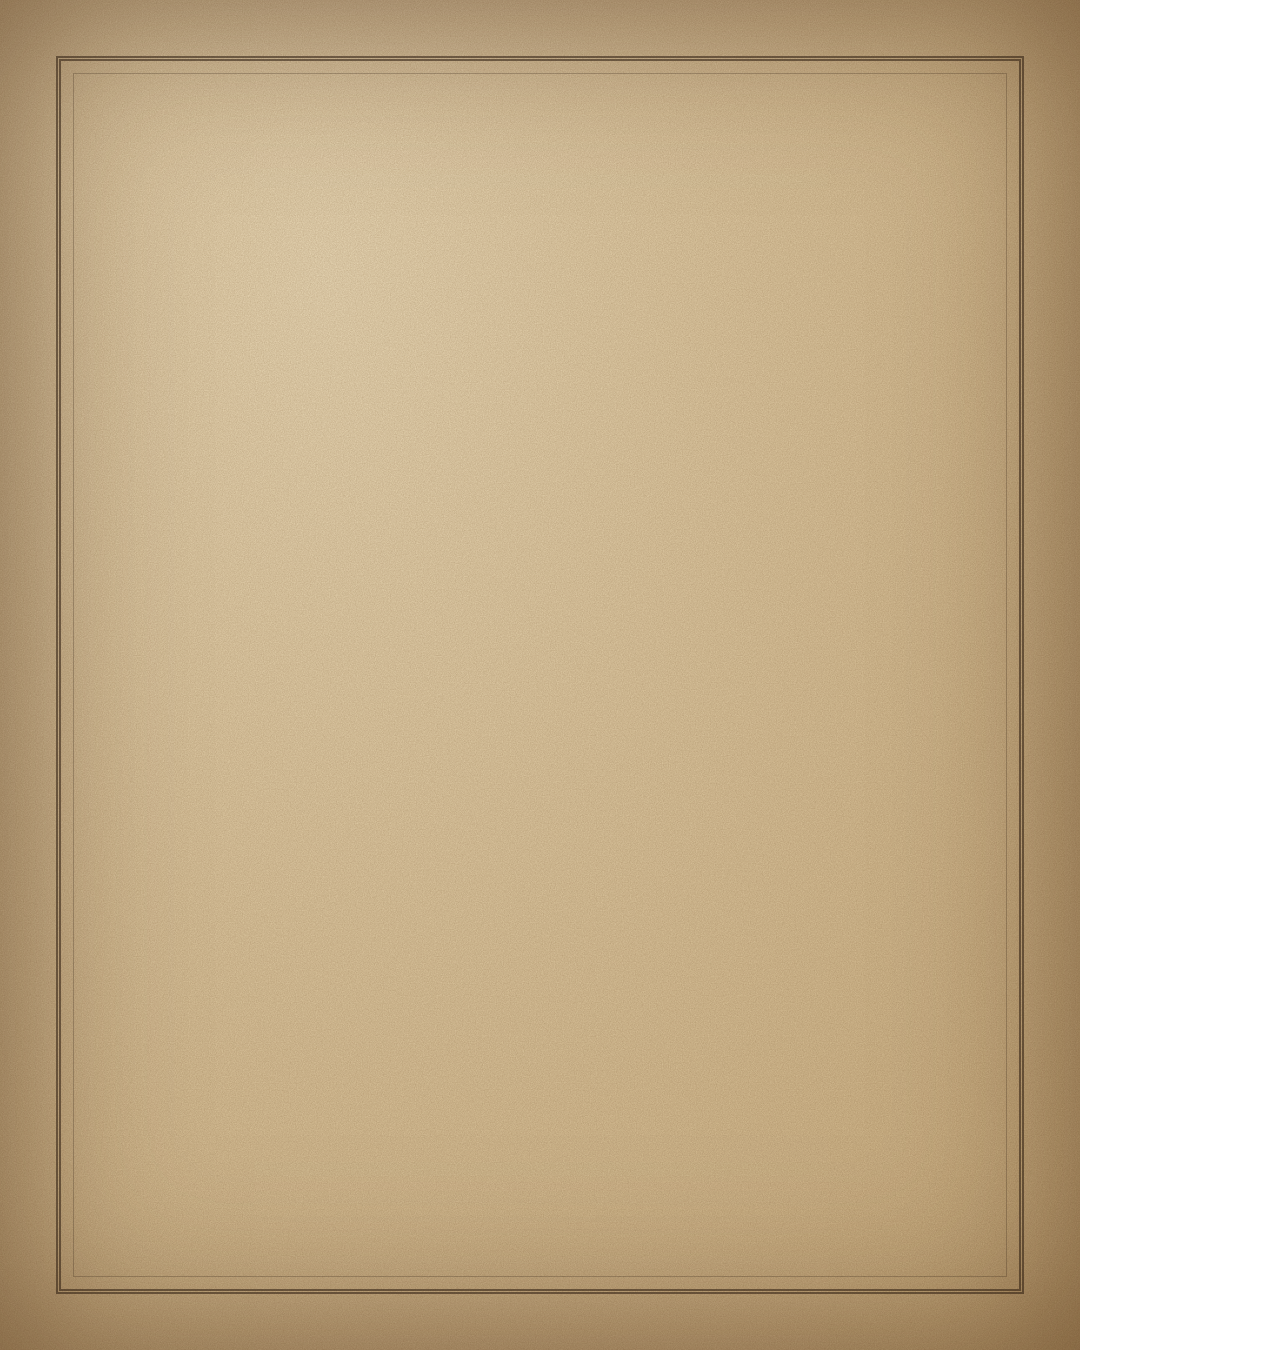
<file: plantilla/lamina.html>
<!doctype html>
<html lang="es">
<head>
  <meta charset="utf-8">
  <script>
    // Versión que manda el editor; así el navegador no usa una plantilla vieja.
    window.VERSION = new URLSearchParams(location.search).get('v') || Date.now();
    document.write(`<link rel="stylesheet" href="base.css?v=${VERSION}">`);
  </script>
  <link rel="stylesheet" id="tema">
</head>
<body>
  <div class="lamina">
    <svg class="grano" width="1080" height="1350">
      <filter id="g">
        <feTurbulence id="ruido" type="fractalNoise" baseFrequency=".85" numOctaves="3" seed="1"/>
        <feColorMatrix values="0 0 0 0 .35  0 0 0 0 .25  0 0 0 0 .15  0 0 0 .5 0"/>
      </filter>
      <rect width="100%" height="100%" filter="url(#g)"/>
    </svg>
    <div class="vineta"></div>
    <div class="marco"></div>
    <div class="lienzo"></div>
    <div class="pie"></div>
  </div>
  <script src="../vendor/modern-screenshot.js"></script>
  <script>document.write(`<script src="lamina.js?v=${VERSION}"><\/script>`);</script>
</body>
</html>
</file>
<file: editor/editor.css>
@font-face { font-family: Lora; src: url('../fuentes/Lora-Variable.ttf'); font-weight: 400 700; }
@font-face { font-family: Lora; font-style: italic; src: url('../fuentes/Lora-Italic-Variable.ttf'); font-weight: 400 700; }
@font-face { font-family: Inter; src: url('../fuentes/Inter-Variable.ttf'); font-weight: 300 800; }

:root {
  --mesa: #efe9df;
  --hoja: #fbf8f2;
  --tinta: #2a241d;
  --tinta-suave: #7a6f62;
  --linea: #ddd3c4;
  --sombra: 0 1px 2px rgba(60, 40, 20, .06), 0 10px 30px -12px rgba(60, 40, 20, .25);
  /* Colores de la cuenta elegida (los pone editor.js) */
  --c-fondo: #e9dcc3;
  --c-tinta: #2a1d14;
  --c-acento: #8c2f1f;
  --c-acento-2: #2a1d14;
  --c-fuente: Lora, serif;
}
@media (prefers-color-scheme: dark) {
  :root {
    --mesa: #1c1915;
    --hoja: #26221d;
    --tinta: #ece4d6;
    --tinta-suave: #a59a8b;
    --linea: #3a342c;
    --sombra: 0 10px 30px -12px rgba(0, 0, 0, .6);
  }
}

* { box-sizing: border-box; }
body {
  margin: 0; background: var(--mesa); color: var(--tinta);
  font-family: Inter, system-ui, sans-serif; font-size: 15px; line-height: 1.5;
  -webkit-font-smoothing: antialiased;
}

/* ---------- Banda de la cuenta: cambia con cada cuenta ---------- */
.banda {
  background: var(--c-fondo); color: var(--c-tinta);
  border-bottom: 6px solid var(--c-acento);
  transition: background-color .35s, color .35s, border-color .35s;
}
.banda-dentro {
  max-width: 1180px; margin: 0 auto; padding: 22px 16px 18px;
  display: flex; flex-wrap: wrap; gap: 18px; align-items: center; justify-content: space-between;
}
.identidad { display: flex; align-items: center; gap: 16px; min-width: 0; }
.foto-grande {
  flex: 0 0 auto; width: 74px; height: 74px; border-radius: 50%;
  background: var(--hoja) center / cover no-repeat;
  box-shadow: 0 0 0 4px var(--c-acento-2), 0 0 0 7px var(--c-fondo), 0 0 0 9px var(--c-acento);
  display: flex; align-items: center; justify-content: center;
  font: 600 30px Lora, serif; color: var(--c-acento);
}
.red { margin: 0; font-size: 12px; letter-spacing: .16em; text-transform: uppercase; color: var(--c-acento); font-weight: 600; }
.banda h1 {
  margin: 0; font-family: var(--c-fuente); font-size: clamp(24px, 6vw, 34px); line-height: 1.1;
  overflow-wrap: anywhere; transition: font-family .2s;
}

.cuentas { display: flex; gap: 10px; align-items: center; flex-wrap: wrap; }
.cuenta-btn, .agregar {
  width: 46px; height: 46px; border-radius: 50%; padding: 0; cursor: pointer;
  border: 0; background: var(--hoja) center / cover no-repeat;
  box-shadow: 0 0 0 1px rgba(0, 0, 0, .15); transition: transform .15s, box-shadow .15s, opacity .15s;
  font: 600 18px Lora, serif; color: var(--tinta-suave); opacity: .72;
}
.cuenta-btn:hover, .agregar:hover { transform: translateY(-2px); opacity: 1; }
.cuenta-btn[aria-checked="true"] { opacity: 1; box-shadow: 0 0 0 2px var(--c-fondo), 0 0 0 4px var(--c-acento); }
.agregar { background: transparent; border: 1.5px dashed currentColor; box-shadow: none; color: var(--c-tinta); font: 400 24px Inter, sans-serif; }
.cuenta-btn:focus-visible, .agregar:focus-visible { outline: 2px solid var(--c-acento); outline-offset: 4px; }

/* ---------- Mesa de trabajo ---------- */
.mesa {
  max-width: 1180px; margin: 0 auto; padding: 22px 16px 48px;
  display: grid; gap: 28px; grid-template-columns: minmax(0, 1fr);
}
.escritorio, .vista { min-width: 0; }
@media (min-width: 900px) {
  .mesa { grid-template-columns: minmax(340px, 1fr) minmax(0, 1.1fr); align-items: start; }
  .vista { position: sticky; top: 20px; }
}

.final { display: flex; align-items: center; gap: 12px; flex-wrap: wrap; margin-bottom: 14px; }
.final > span { font-size: 13px; color: var(--tinta-suave); }
.final-opciones { display: inline-flex; flex-wrap: wrap; gap: 6px; }
.final-opciones button {
  font: 500 13px Inter, sans-serif; padding: 6px 12px; border-radius: 999px; cursor: pointer;
  border: 1px solid var(--linea); background: transparent; color: var(--tinta-suave);
}
.final-opciones button[aria-checked="true"] { background: var(--c-acento); border-color: var(--c-acento); color: #fff; }

.campo-nombre { display: flex; align-items: baseline; gap: 10px; margin-bottom: 12px; }
.campo-nombre span { font-size: 13px; color: var(--tinta-suave); }
.campo-nombre input {
  flex: 1; min-width: 0; border: 0; border-bottom: 1px dashed var(--linea); background: transparent;
  color: var(--tinta); font: 500 15px Inter, sans-serif; padding: 4px 0;
}
.campo-nombre input:focus { outline: none; border-bottom-color: var(--c-acento); }

.hoja { background: var(--hoja); border-radius: 6px; box-shadow: var(--sombra); overflow: hidden; border-top: 3px solid var(--c-acento); }
#texto {
  display: block; width: 100%; min-height: 46vh; resize: vertical; border: 0; padding: 22px 20px;
  background: transparent; color: var(--tinta); font: 16px/1.7 Lora, serif;
}
#texto:focus { outline: none; }

/* ---------- Códigos: piezas para insertar ---------- */
.piezas { margin-top: 24px; }
.piezas h2, .piezas h3 { font: 600 15px Inter, sans-serif; margin: 0 0 10px; }
.piezas h3 { margin-top: 18px; }
.piezas small { font-weight: 400; color: var(--tinta-suave); font-size: 13px; margin-left: 6px; }
.piezas-grupo { display: grid; grid-template-columns: repeat(auto-fill, minmax(150px, 1fr)); gap: 10px; }
.pieza {
  text-align: left; cursor: pointer; padding: 12px 14px 12px; border-radius: 10px;
  background: var(--hoja); border: 1px solid var(--linea); color: var(--tinta);
  font: inherit; display: flex; flex-direction: column; gap: 4px; position: relative; overflow: hidden;
  transition: transform .12s, border-color .15s;
}
.pieza:hover { transform: translateY(-2px); border-color: var(--c-acento); }
.pieza:active { transform: scale(.98); }
.pieza::before {
  content: ''; position: absolute; left: 0; top: 0; bottom: 0; width: 4px; background: var(--c-acento); opacity: .8;
}
.pieza code { font: 600 13px ui-monospace, monospace; color: var(--c-acento); }
.pieza span { font-size: 13px; color: var(--tinta-suave); line-height: 1.35; }
.pieza.ajuste::before { background: var(--c-acento-2); }
.pieza.ajuste code { color: var(--tinta); }
@media (prefers-color-scheme: dark) { .pieza code { filter: brightness(1.5); } }

/* ---------- Vista previa ---------- */
.carrete {
  display: flex; gap: 14px; overflow-x: auto; scroll-snap-type: x mandatory;
  padding: 4px 2px 14px; scrollbar-width: thin;
}
.marco-prev {
  flex: 0 0 auto; width: min(78vw, 420px); aspect-ratio: 4 / 5; scroll-snap-align: center;
  border-radius: 4px; overflow: hidden; box-shadow: var(--sombra); background: var(--hoja); position: relative;
}
.marco-prev iframe {
  position: absolute; top: 0; left: 0; width: 1080px; height: 1350px; border: 0;
  transform-origin: 0 0; transform: scale(var(--escala, .3)); pointer-events: none; background: transparent;
}
.contador { text-align: center; margin: 4px 0 16px; font-size: 13px; color: var(--tinta-suave); letter-spacing: .08em; }

.acciones { display: flex; gap: 10px; flex-wrap: wrap; justify-content: center; }
button {
  font: 600 15px Inter, sans-serif; padding: 12px 18px; border-radius: 999px; cursor: pointer;
  border: 1px solid var(--linea); background: var(--hoja); color: var(--tinta);
  transition: transform .1s, opacity .15s, background-color .3s;
}
button:active { transform: scale(.98); }
button:disabled { opacity: .5; cursor: progress; }
button.principal { background: var(--c-acento); color: #fff; border-color: var(--c-acento); }
button:focus-visible { outline: 2px solid var(--c-acento); outline-offset: 3px; }
.estado { text-align: center; min-height: 1.5em; margin: 12px 0 0; font-size: 13px; color: var(--tinta-suave); }

/* ---------- Diálogo de cuenta nueva ---------- */
.dialogo {
  width: min(860px, calc(100vw - 24px)); max-height: calc(100vh - 24px); padding: 0;
  border: 0; border-radius: 14px; background: var(--hoja); color: var(--tinta); box-shadow: var(--sombra);
}
.dialogo::backdrop { background: rgba(20, 14, 8, .45); }
.dialogo header { display: flex; justify-content: space-between; align-items: center; padding: 18px 20px 6px; }
.dialogo h2 { margin: 0; font: 600 22px Lora, serif; }
.cerrar { border: 0; background: transparent; font-size: 26px; padding: 0 6px; line-height: 1; color: var(--tinta-suave); }
.dialogo-cuerpo { overflow-x: hidden; display: grid; gap: 20px; padding: 12px 20px; grid-template-columns: minmax(0, 1fr); }
@media (min-width: 720px) { .dialogo-cuerpo { grid-template-columns: minmax(0, 1.2fr) minmax(0, 1fr); } }
.dialogo-campos { display: grid; grid-template-columns: repeat(2, minmax(0, 1fr)); gap: 12px 14px; align-content: start; }
.dialogo-campos label { min-width: 0; display: flex; flex-direction: column; gap: 4px; font-size: 13px; color: var(--tinta-suave); }
.dialogo-campos .ancho { grid-column: 1 / -1; }
.dialogo-campos small { font-size: 12px; }
.dialogo-campos input:not([type=color]):not([type=file]), .dialogo-campos select {
  width: 100%; min-width: 0; font: 15px Inter, sans-serif; padding: 9px 10px; border-radius: 8px;
  border: 1px solid var(--linea); background: var(--mesa); color: var(--tinta);
}
.dialogo-campos input[type=file] { width: 100%; font-size: 13px; }
.dialogo-campos input[type=color] { width: 100%; height: 40px; border: 1px solid var(--linea); border-radius: 8px; background: var(--mesa); padding: 3px; }
.dialogo-vista .marco-prev { width: min(100%, 360px); margin: 0 auto; }
.dialogo footer { padding: 6px 20px 20px; }
.nota { font-size: 13px; color: var(--tinta-suave); margin: 0 0 14px; }
.dialogo footer .acciones { justify-content: flex-end; }

/* Letras de las cuentas, para mostrar el nombre de arriba con su estilo */
@font-face { font-family: Fjalla; src: url('../fuentes/FjallaOne-Regular.ttf'); }
@font-face { font-family: Nunito; src: url('../fuentes/Nunito-Variable.ttf'); font-weight: 300 900; }

/* ---------- Historial: un estante con las portadas ---------- */
.historial { margin-top: 34px; padding-top: 22px; border-top: 1px solid var(--linea); }
.historial h2 { font: 600 15px Inter, sans-serif; margin: 0 0 12px; }
.historial h2 small { font-weight: 400; color: var(--tinta-suave); margin-left: 6px; }
.estante {
  display: flex; gap: 16px; overflow-x: auto; scroll-snap-type: x proximity;
  padding: 6px 2px 18px; scrollbar-width: thin;
}
.libro {
  flex: 0 0 auto; width: 150px; padding: 0; border: 0; border-radius: 0; background: transparent;
  text-align: left; cursor: pointer; scroll-snap-align: start; color: var(--tinta);
  display: flex; flex-direction: column; gap: 6px; font: inherit;
}
.libro img {
  width: 150px; aspect-ratio: 4 / 5; object-fit: cover; display: block; border-radius: 3px;
  box-shadow: var(--sombra); background: var(--hoja);
  transition: transform .2s, box-shadow .2s;
}
.libro:hover img, .libro:focus-visible img { transform: translateY(-4px) rotate(-1deg); }
.libro:focus-visible { outline: none; }
.libro:focus-visible img { box-shadow: 0 0 0 3px var(--c-acento), var(--sombra); }
.libro-titulo { font: 600 13.5px/1.3 Inter, sans-serif; display: -webkit-box; -webkit-line-clamp: 2; -webkit-box-orient: vertical; overflow: hidden; }
.libro-meta { font-size: 12px; color: var(--tinta-suave); }
.vacio { margin: 0; font-size: 14px; color: var(--tinta-suave); max-width: 46ch; }

/* ---------- Visor de una publicación ---------- */
.visor { width: min(980px, calc(100vw - 16px)); }
.visor header { align-items: flex-start; }
.visor-fecha { margin: 0; font-size: 12px; letter-spacing: .08em; text-transform: uppercase; color: var(--c-acento); font-weight: 600; }
.visor h2 { font-size: 20px; line-height: 1.25; }
.visor-carrete { padding: 8px 20px 14px; }
.visor-carrete img {
  flex: 0 0 auto; width: min(76vw, 420px); aspect-ratio: 4 / 5; scroll-snap-align: center;
  border-radius: 4px; box-shadow: var(--sombra); background: var(--mesa); object-fit: cover;
}
.visor footer { padding: 0 20px 20px; }
.visor .estado { margin-top: 10px; }

/* ---------- Selector de modo: carrusel o video (igual en ambas páginas) ---------- */
.modos { display: flex; justify-content: center; gap: 4px; padding: 8px 16px; background: #141311; }
.modos a {
  display: inline-flex; align-items: center; min-height: 40px; padding: 0 18px; border-radius: 999px;
  color: #b9b0a3; text-decoration: none; font: 600 14px Inter, system-ui, sans-serif;
}
.modos a:hover { color: #fff; }
.modos a[aria-current="page"] { background: #ebe5db; color: #141311; }
.modos a:focus-visible { outline: 2px solid #d9472f; outline-offset: 2px; }
</file>
<file: plantilla/base.css>
/* Estructura común a todas las cuentas.
   Los colores, tipografías y texturas de cada cuenta están en cuentas/<cuenta>/tema.css */

:root {
  --fondo: #ece4d6;
  --fondo-2: #d9cdb8;
  --tinta: #22201c;
  --tinta-suave: #5a544b;
  --acento: #8c2f1f;
  --acento-2: #3d5a6b;
  --fuente-titulo: Georgia, serif;
  --fuente-texto: Georgia, serif;
  --peso-titulo: 600;
  --grano: .5;
  --vineta: rgba(60, 35, 15, .4);
  --marco: rgba(34, 32, 28, .3);
  --esquinas: 0px;
}

* { margin: 0; padding: 0; box-sizing: border-box; }
html { background: transparent; }

.lamina {
  width: 1080px; height: 1350px; overflow: hidden; position: relative;
  font-family: var(--fuente-texto); color: var(--tinta);
  background: radial-gradient(ellipse at 30% 20%, var(--fondo) 0%, var(--fondo-2) 100%);
  border-radius: var(--esquinas);
}
.grano { position: absolute; inset: 0; mix-blend-mode: multiply; opacity: var(--grano); pointer-events: none; }
.vineta { position: absolute; inset: 0; box-shadow: inset 0 0 180px var(--vineta); border-radius: var(--esquinas); }
.marco { position: absolute; inset: 60px; border: 1.5px solid var(--marco); }
.pie {
  position: absolute; bottom: 86px; left: 110px; right: 110px;
  display: flex; justify-content: space-between;
  font-size: 22px; letter-spacing: .18em; text-transform: uppercase; color: var(--tinta-suave);
}
.lienzo { position: absolute; inset: 150px 120px 190px; display: flex; align-items: center; }
.raya { width: 100%; height: 20px; margin: 38px 0; display: block; }
.raya.corta { width: 300px; }
em { font-style: italic; color: var(--acento); }
i { font-style: italic; }
strong { font-weight: bolder; }
s { text-decoration: line-through; text-decoration-thickness: .09em; text-decoration-color: var(--acento); }

/* Portada */
.portada { width: 100%; }
.portada .volanta { font-size: 28px; letter-spacing: .22em; text-transform: uppercase; color: var(--acento); margin-bottom: 46px; }
.portada h1 { font-family: var(--fuente-titulo); font-size: 118px; line-height: 1.02; font-weight: var(--peso-titulo); transform-origin: left; }
.portada .bajada { font-style: italic; font-size: 44px; color: var(--tinta-suave); }

/* Dato */
.dato { width: 100%; }
.dato .numero { display: block; font-family: var(--fuente-titulo); font-size: 150px; font-style: italic; color: var(--acento); opacity: .85; line-height: 1; margin-bottom: 30px; }
.dato .principal { font-size: 54px; line-height: 1.3; font-weight: 500; }
.dato .secundario { font-size: 38px; line-height: 1.45; color: var(--tinta-suave); }

/* Cita */
.cita { text-align: center; width: 100%; }
.cita .comilla { font-family: var(--fuente-titulo); font-size: 220px; line-height: 1; color: var(--acento); display: block; height: 150px; margin-bottom: 30px; overflow: hidden; }
.cita .frase { font-style: italic; font-size: 64px; line-height: 1.3; }
.cita .firma { margin-top: 50px; font-size: 26px; letter-spacing: .2em; text-transform: uppercase; color: var(--tinta-suave); }

/* Cierre del contenido */
.cierre { text-align: center; width: 100%; }
.cierre .sello { width: 200px; height: 200px; margin: 0 auto 50px; display: block; }
.cierre .principal { font-size: 58px; line-height: 1.3; font-weight: 500; margin-bottom: 40px; }
.cierre .secundario { font-size: 30px; letter-spacing: .14em; text-transform: uppercase; color: var(--acento); }

/* Lámina final de la cuenta: foto, nombre y botones */
.cuenta { width: 100%; text-align: center; display: flex; flex-direction: column; align-items: center; }
.cuenta .foto {
  width: 430px; height: 430px; border-radius: 50%; overflow: hidden;
  border: 16px solid var(--acento-2); outline: 12px solid var(--tinta); outline-offset: -2px;
  background: var(--fondo-2) center / cover no-repeat;
  display: flex; align-items: center; justify-content: center;
  font-family: var(--fuente-titulo); font-size: 180px; color: var(--acento);
}
.cuenta .usuario { font-family: var(--fuente-titulo); font-weight: var(--peso-titulo); font-size: 112px; line-height: 1; margin: 64px 0 56px; letter-spacing: -.01em; }
.cuenta .usuario .p1 { color: var(--acento); }
.cuenta .usuario .p2 { color: var(--acento-2); }
.cuenta .iconos { display: flex; gap: 52px; margin-bottom: 44px; }
.cuenta .iconos svg { width: 128px; height: 116px; }
.cuenta .llamado { font-family: var(--fuente-titulo); font-size: 50px; color: var(--acento); }
.lienzo.lleno { inset: 110px 100px; }
</file>
